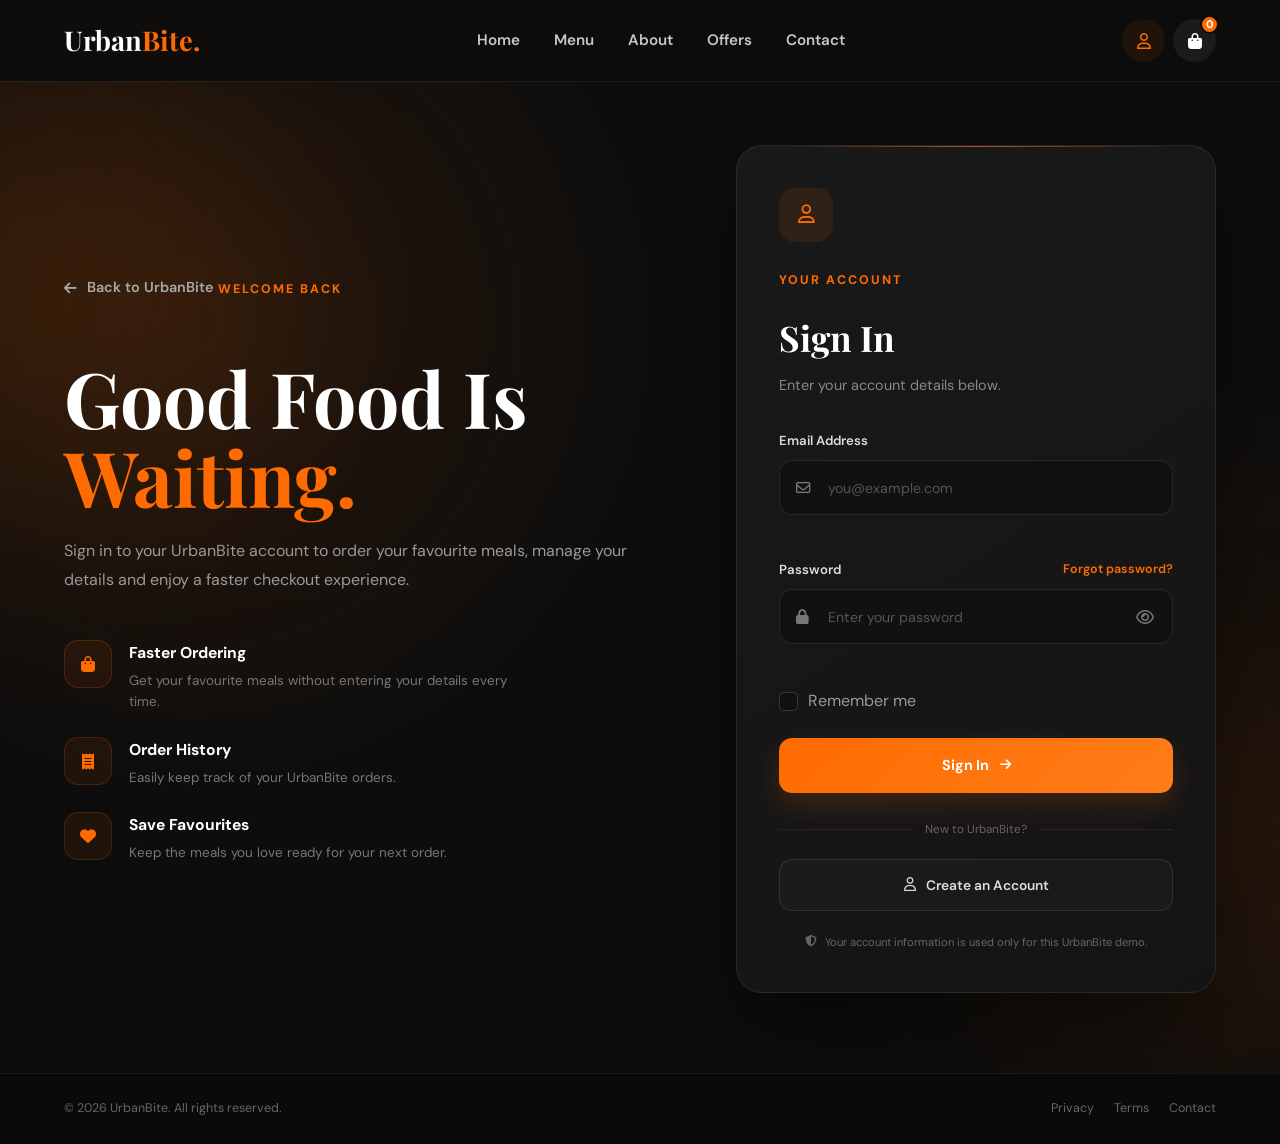
<file: account.html>
<!DOCTYPE html>
<html lang="en">

<head>
    <meta charset="UTF-8">
    <meta name="viewport" content="width=device-width, initial-scale=1.0">

    <title>My Account | UrbanBite</title>

    <!-- Google Fonts -->
    <link rel="preconnect" href="https://fonts.googleapis.com">
    <link rel="preconnect" href="https://fonts.gstatic.com" crossorigin>

    <link
        href="https://fonts.googleapis.com/css2?family=DM+Sans:wght@400;500;600;700&family=Playfair+Display:wght@600;700&display=swap"
        rel="stylesheet"
    >

    <!-- Font Awesome -->
    <link
        rel="stylesheet"
        href="https://cdnjs.cloudflare.com/ajax/libs/font-awesome/6.5.2/css/all.min.css"
    >

    <!-- Main CSS -->
    <link rel="stylesheet" href="style.css">

    <!-- Account CSS -->
    <link rel="stylesheet" href="account.css">
</head>


<body>

    <!-- ==================================================
         HEADER
    =================================================== -->

    <header class="header">

        <div class="container navbar">

            <a href="index.html" class="logo">
                Urban<span>Bite.</span>
            </a>


            <nav class="nav-menu" id="navMenu">

                <a href="index.html" class="nav-link">
                    Home
                </a>

                <a href="menu.html" class="nav-link">
                    Menu
                </a>

                <a href="index.html#about" class="nav-link">
                    About
                </a>

                <a href="index.html#offers" class="nav-link">
                    Offers
                </a>

                <a href="index.html#contact" class="nav-link">
                    Contact
                </a>

            </nav>


            <div class="nav-actions">

                <a
                    href="account.html"
                    class="nav-icon account-active"
                    aria-label="My Account"
                >
                    <i class="fa-solid fa-user"></i>
                </a>


                <a
                    href="cart.html"
                    class="cart-btn"
                    aria-label="Shopping cart"
                >
                    <i class="fa-solid fa-bag-shopping"></i>

                    <span
                        class="cart-count"
                        id="cartCount"
                    >
                        0
                    </span>
                </a>


                <button
                    type="button"
                    class="menu-toggle"
                    id="menuToggle"
                    aria-label="Open navigation"
                >
                    <i class="fa-solid fa-bars"></i>
                </button>

            </div>

        </div>

    </header>



    <!-- ==================================================
         ACCOUNT HERO
    =================================================== -->

    <main class="account-page">

        <section class="account-hero">

            <div class="account-hero-glow"></div>

            <div class="container">

                <div class="account-breadcrumb">

                    <a href="index.html">
                        Home
                    </a>

                    <i class="fa-solid fa-chevron-right"></i>

                    <span>
                        My Account
                    </span>

                </div>


                <div class="account-hero-content">

                    <div>

                        <span class="section-label">
                            YOUR URBANBITE
                        </span>

                        <h1>
                            My
                            <span>Account.</span>
                        </h1>

                        <p>
                            Manage your profile, orders and
                            favourite UrbanBite meals.
                        </p>

                    </div>


                    <a
                        href="menu.html"
                        class="account-order-btn"
                    >
                        <i class="fa-solid fa-utensils"></i>

                        Order Food
                    </a>

                </div>

            </div>

        </section>



        <!-- ==================================================
             ACCOUNT CONTENT
        =================================================== -->

        <section class="account-section">

            <div class="container account-layout">


                <!-- ==================================================
                     SIDEBAR
                =================================================== -->

                <aside class="account-sidebar">


                    <!-- USER CARD -->

                    <div class="account-user-card">

                        <div class="account-avatar">

                            <span id="accountInitials">
                                UB
                            </span>

                        </div>


                        <div class="account-user-info">

                            <span>
                                Welcome back
                            </span>

                            <h2 id="accountUserName">
                                UrbanBite Customer
                            </h2>

                            <p id="accountUserEmail">
                                customer@email.com
                            </p>

                        </div>

                    </div>



                    <!-- NAVIGATION -->

                    <nav class="account-menu">

                        <button
                            type="button"
                            class="account-menu-item active"
                            data-account-tab="overview"
                        >
                            <i class="fa-solid fa-table-columns"></i>

                            <span>
                                Overview
                            </span>
                        </button>


                        <button
                            type="button"
                            class="account-menu-item"
                            data-account-tab="profile"
                        >
                            <i class="fa-regular fa-user"></i>

                            <span>
                                My Profile
                            </span>
                        </button>


                        <button
                            type="button"
                            class="account-menu-item"
                            data-account-tab="orders"
                        >
                            <i class="fa-solid fa-receipt"></i>

                            <span>
                                My Orders
                            </span>
                        </button>


                        <button
                            type="button"
                            class="account-menu-item"
                            data-account-tab="favorites"
                        >
                            <i class="fa-regular fa-heart"></i>

                            <span>
                                Favourites
                            </span>
                        </button>

                        <a                     
                            href="admin.html"
                            class="account-menu-item admin-menu-item"
                            id="adminPanelBtn"
                            style="display: none;"
                         >
                         <i class="fa-solid fa-user-shield"></i>

                         <span>               
                            Admin Panel
                         </span>
                         </a>


                        <div class="account-menu-divider"></div>


                        <button
                            type="button"
                            class="account-menu-item account-signout"
                            id="accountSignOutBtn"
                        >
                            <i class="fa-solid fa-arrow-right-from-bracket"></i>

                            <span>
                                Sign Out
                            </span>
                        </button>

                    </nav>

                </aside>



                <!-- ==================================================
                     MAIN CONTENT
                =================================================== -->

                <div class="account-content">


                    <!-- ==================================================
                         OVERVIEW
                    =================================================== -->

                    <section
                        class="account-panel active"
                        id="overviewPanel"
                        data-panel="overview"
                    >

                        <div class="account-panel-heading">

                            <div>

                                <span class="section-label">
                                    DASHBOARD
                                </span>

                                <h2>
                                    Welcome,
                                    <span id="overviewFirstName">
                                        Customer
                                    </span>
                                </h2>

                                <p>
                                    Here's what's happening with
                                    your UrbanBite account.
                                </p>

                            </div>

                        </div>



                        <!-- STATS -->

                        <div class="account-stats">


                            <div class="account-stat-card">

                                <div class="account-stat-icon">
                                    <i class="fa-solid fa-receipt"></i>
                                </div>

                                <div>

                                    <strong id="totalOrders">
                                        0
                                    </strong>

                                    <span>
                                        Total Orders
                                    </span>

                                </div>

                            </div>



                            <div class="account-stat-card">

                                <div class="account-stat-icon">
                                    <i class="fa-solid fa-heart"></i>
                                </div>

                                <div>

                                    <strong id="totalFavorites">
                                        0
                                    </strong>

                                    <span>
                                        Favourites
                                    </span>

                                </div>

                            </div>



                            <div class="account-stat-card">

                                <div class="account-stat-icon">
                                    <i class="fa-solid fa-bag-shopping"></i>
                                </div>

                                <div>

                                    <strong id="accountCartItems">
                                        0
                                    </strong>

                                    <span>
                                        Cart Items
                                    </span>

                                </div>

                            </div>

                        </div>



                        <!-- QUICK ACTIONS -->

                        <div class="account-card">

                            <div class="account-card-heading">

                                <div>

                                    <h3>
                                        Quick Actions
                                    </h3>

                                    <p>
                                        Everything you need,
                                        just one click away.
                                    </p>

                                </div>

                            </div>


                            <div class="quick-actions">


                                <a
                                    href="menu.html"
                                    class="quick-action"
                                >

                                    <div class="quick-action-icon">
                                        <i class="fa-solid fa-utensils"></i>
                                    </div>

                                    <div>
                                        <strong>
                                            Browse Menu
                                        </strong>

                                        <span>
                                            Find your next meal
                                        </span>
                                    </div>

                                    <i class="fa-solid fa-arrow-right"></i>

                                </a>



                                <button
                                    type="button"
                                    class="quick-action"
                                    data-open-tab="orders"
                                >

                                    <div class="quick-action-icon">
                                        <i class="fa-solid fa-receipt"></i>
                                    </div>

                                    <div>
                                        <strong>
                                            My Orders
                                        </strong>

                                        <span>
                                            View recent orders
                                        </span>
                                    </div>

                                    <i class="fa-solid fa-arrow-right"></i>

                                </button>



                                <button
                                    type="button"
                                    class="quick-action"
                                    data-open-tab="favorites"
                                >

                                    <div class="quick-action-icon">
                                        <i class="fa-solid fa-heart"></i>
                                    </div>

                                    <div>
                                        <strong>
                                            Favourites
                                        </strong>

                                        <span>
                                            View saved meals
                                        </span>
                                    </div>

                                    <i class="fa-solid fa-arrow-right"></i>

                                </button>


                            </div>

                        </div>



                        <!-- RECENT ORDER -->

                        <div class="account-card">

                            <div class="account-card-heading">

                                <div>

                                    <h3>
                                        Recent Order
                                    </h3>

                                    <p>
                                        Your latest UrbanBite order.
                                    </p>

                                </div>


                                <button
                                    type="button"
                                    class="account-text-btn"
                                    data-open-tab="orders"
                                >
                                    View Orders

                                    <i class="fa-solid fa-arrow-right"></i>
                                </button>

                            </div>


                            <div
                                class="recent-order-container"
                                id="recentOrderContainer"
                            >
                                <!-- Added by account.js -->
                            </div>

                        </div>

                    </section>



                    <!-- ==================================================
                         PROFILE
                    =================================================== -->

                    <section
                        class="account-panel"
                        id="profilePanel"
                        data-panel="profile"
                    >

                        <div class="account-panel-heading">

                            <div>

                                <span class="section-label">
                                    PERSONAL DETAILS
                                </span>

                                <h2>
                                    My Profile
                                </h2>

                                <p>
                                    Update your UrbanBite
                                    account information.
                                </p>

                            </div>

                        </div>


                        <div class="account-card">

                            <form
                                class="profile-form"
                                id="profileForm"
                            >


                                <div class="profile-form-grid">


                                    <!-- FIRST NAME -->

                                    <div class="profile-form-group">

                                        <label for="profileFirstName">
                                            First Name
                                        </label>

                                        <div class="profile-input">

                                            <i class="fa-regular fa-user"></i>

                                            <input
                                                type="text"
                                                id="profileFirstName"
                                                required
                                            >

                                        </div>

                                    </div>



                                    <!-- LAST NAME -->

                                    <div class="profile-form-group">

                                        <label for="profileLastName">
                                            Last Name
                                        </label>

                                        <div class="profile-input">

                                            <i class="fa-regular fa-user"></i>

                                            <input
                                                type="text"
                                                id="profileLastName"
                                                required
                                            >

                                        </div>

                                    </div>



                                    <!-- EMAIL -->

                                    <div class="profile-form-group">

                                        <label for="profileEmail">
                                            Email Address
                                        </label>

                                        <div class="profile-input">

                                            <i class="fa-regular fa-envelope"></i>

                                            <input
                                                type="email"
                                                id="profileEmail"
                                                required
                                            >

                                        </div>

                                    </div>



                                    <!-- PHONE -->

                                    <div class="profile-form-group">

                                        <label for="profilePhone">
                                            Phone Number
                                        </label>

                                        <div class="profile-input">

                                            <i class="fa-solid fa-phone"></i>

                                            <input
                                                type="tel"
                                                id="profilePhone"
                                            >

                                        </div>

                                    </div>

                                </div>


                                <div
                                    class="profile-message"
                                    id="profileMessage"
                                    hidden
                                ></div>


                                <button
                                    type="submit"
                                    class="save-profile-btn"
                                >
                                    <i class="fa-regular fa-floppy-disk"></i>

                                    Save Changes
                                </button>

                            </form>

                        </div>

                    </section>



                    <!-- ==================================================
                         ORDERS
                    =================================================== -->

                    <section
                        class="account-panel"
                        id="ordersPanel"
                        data-panel="orders"
                    >

                        <div class="account-panel-heading">

                            <div>

                                <span class="section-label">
                                    ORDER HISTORY
                                </span>

                                <h2>
                                    My Orders
                                </h2>

                                <p>
                                    View your UrbanBite
                                    order history.
                                </p>

                            </div>

                        </div>


                        <div
                            class="orders-list"
                            id="ordersList"
                        >
                            <!-- Generated with JS -->
                        </div>

                    </section>



                    <!-- ==================================================
                         FAVORITES
                    =================================================== -->

                    <section
                        class="account-panel"
                        id="favoritesPanel"
                        data-panel="favorites"
                    >

                        <div class="account-panel-heading">

                            <div>

                                <span class="section-label">
                                    SAVED MEALS
                                </span>

                                <h2>
                                    My Favourites
                                </h2>

                                <p>
                                    Meals you've saved
                                    for later.
                                </p>

                            </div>

                        </div>


                        <div
                            class="account-favorites"
                            id="accountFavorites"
                        >
                            <!-- Generated with JS -->
                        </div>

                    </section>


                </div>

            </div>

        </section>

    </main>



    <!-- ==================================================
         SIGN OUT MODAL
    =================================================== -->

    <div
        class="account-modal"
        id="signOutModal"
        aria-hidden="true"
    >

        <div class="account-modal-overlay"></div>


        <div class="account-modal-content">

            <div class="account-modal-icon">
                <i class="fa-solid fa-arrow-right-from-bracket"></i>
            </div>


            <h2>
                Sign Out?
            </h2>


            <p>
                Are you sure you want to sign out
                of your UrbanBite account?
            </p>


            <div class="account-modal-actions">

                <button
                    type="button"
                    class="modal-cancel-btn"
                    id="cancelSignOutBtn"
                >
                    Cancel
                </button>


                <button
                    type="button"
                    class="modal-signout-btn"
                    id="confirmSignOutBtn"
                >
                    <i class="fa-solid fa-arrow-right-from-bracket"></i>

                    Sign Out
                </button>

            </div>

        </div>

    </div>



    <!-- ==================================================
         FOOTER
    =================================================== -->

    <footer class="footer">

        <div class="container">

            <div class="footer-bottom">

                <p>
                    &copy; 2026 UrbanBite.
                    All rights reserved.
                </p>

            </div>

        </div>

    </footer>



    <!-- ==================================================
         JAVASCRIPT
    =================================================== -->

    <script src="account.js"></script>

</body>

</html>
</file>
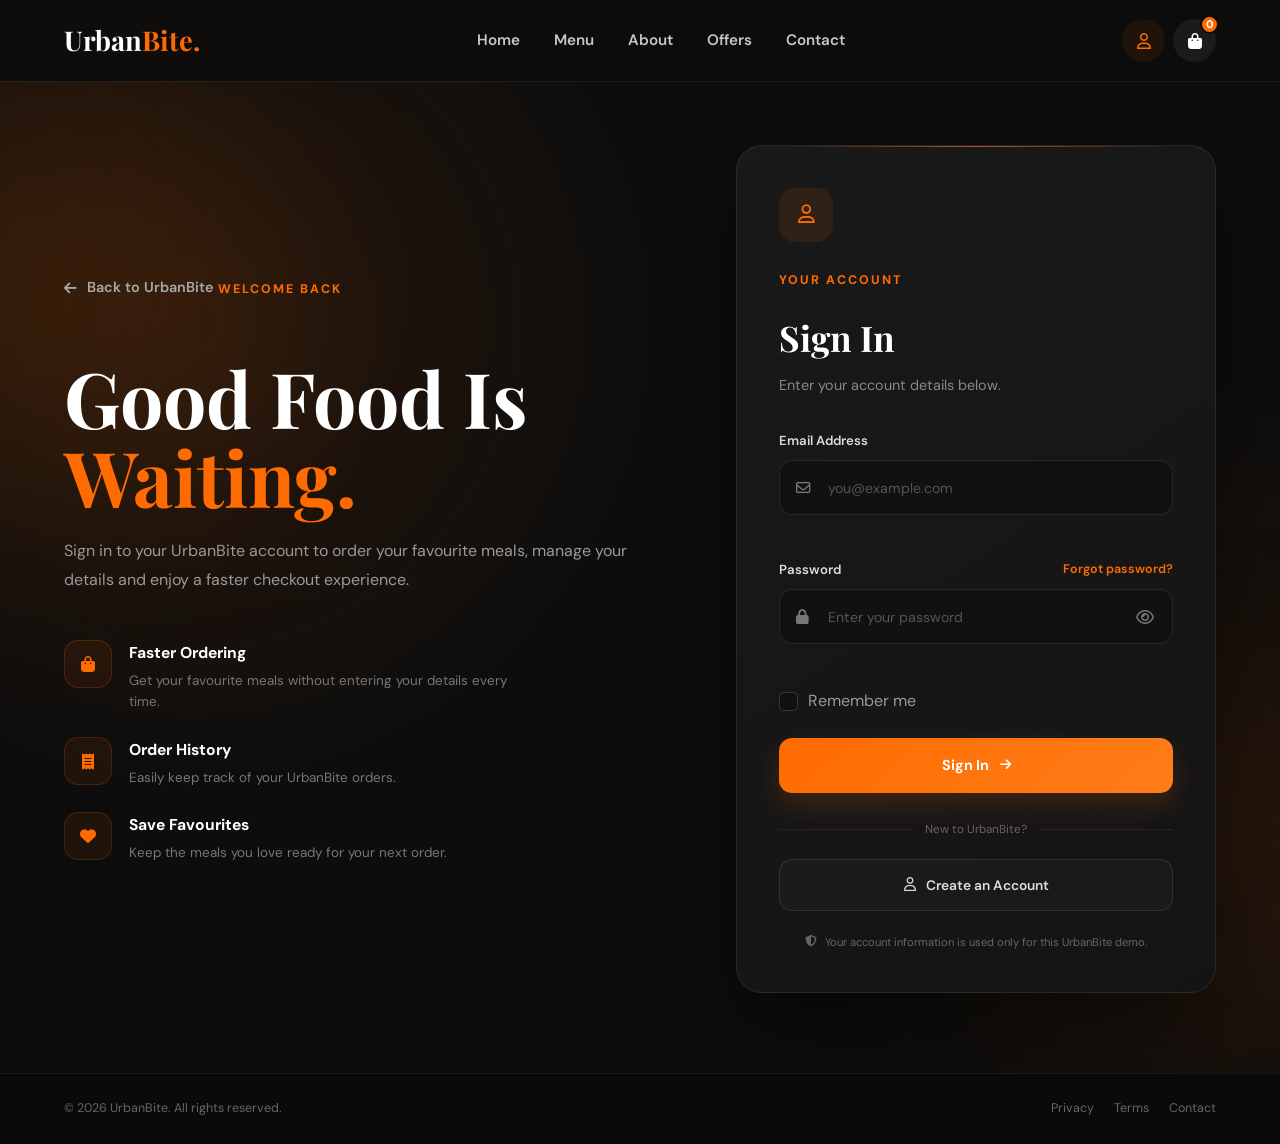
<file: admin-orders.html>
<!DOCTYPE html>
<html lang="en">

<head>

    <meta charset="UTF-8">

    <meta
        name="viewport"
        content="width=device-width, initial-scale=1.0"
    >

    <title>Orders | UrbanBite Admin</title>

    <!-- Font Awesome -->
    <link
        rel="stylesheet"
        href="https://cdnjs.cloudflare.com/ajax/libs/font-awesome/6.5.2/css/all.min.css"
    >

    <!-- Admin CSS -->
    <link rel="stylesheet" href="admin.css">

</head>

<body>


<div class="admin-layout">


    <!-- ==========================================
         SIDEBAR
    =========================================== -->

    <aside class="sidebar">

        <a
            href="admin.html"
            class="admin-logo"
        >
            Urban<span>Bite.</span>
        </a>


        <p class="sidebar-label">
            ADMIN PANEL
        </p>


        <nav class="admin-nav">

            <a href="admin.html">

                <i class="fa-solid fa-chart-line"></i>

                Dashboard

            </a>


            <a href="admin-products.html">

                <i class="fa-solid fa-burger"></i>

                Products

            </a>


            <a
                href="admin-orders.html"
                class="active"
            >

                <i class="fa-solid fa-receipt"></i>

                Orders

            </a>


            <a href="admin-customers.html">

                <i class="fa-solid fa-users"></i>

                Customers

            </a>


            <a href="index.html">

                <i class="fa-solid fa-store"></i>

                View Store

            </a>

        </nav>

    </aside>



    <!-- ==========================================
         MAIN
    =========================================== -->

    <main class="admin-main">


        <!-- ======================================
             HEADER
        ======================================= -->

        <header class="admin-header">

            <div>

                <p>ADMIN</p>

                <h1>
                    Orders
                </h1>

            </div>


            <div class="admin-profile">

                <div class="admin-avatar">

                    <i class="fa-solid fa-user"></i>

                </div>


                <div>

                    <strong>
                        Administrator
                    </strong>

                    <span>
                        UrbanBite Admin
                    </span>

                </div>

            </div>

        </header>



        <!-- ======================================
             ORDER STATISTICS
        ======================================= -->

        <section class="dashboard-cards">


            <!-- TOTAL ORDERS -->

            <div class="dashboard-card">

                <div class="dashboard-icon">

                    <i class="fa-solid fa-receipt"></i>

                </div>


                <div>

                    <span>
                        Total Orders
                    </span>

                    <strong id="totalOrders">
                        0
                    </strong>

                </div>

            </div>



            <!-- PENDING -->

            <div class="dashboard-card">

                <div class="dashboard-icon">

                    <i class="fa-solid fa-clock"></i>

                </div>


                <div>

                    <span>
                        Pending
                    </span>

                    <strong id="pendingOrders">
                        0
                    </strong>

                </div>

            </div>



            <!-- COMPLETED -->

            <div class="dashboard-card">

                <div class="dashboard-icon">

                    <i class="fa-solid fa-circle-check"></i>

                </div>


                <div>

                    <span>
                        Completed
                    </span>

                    <strong id="completedOrders">
                        0
                    </strong>

                </div>

            </div>

        </section>



        <!-- ======================================
             ORDER MANAGEMENT
        ======================================= -->

        <section class="quick-section">


            <div class="section-heading">

                <div>

                    <span>
                        ORDER MANAGEMENT
                    </span>

                    <h2>
                        Customer Orders
                    </h2>

                </div>

            </div>



            <!-- ==================================
                 SEARCH / FILTER
            =================================== -->

            <div class="admin-order-tools">


                <div class="admin-order-search">

                    <i class="fa-solid fa-magnifying-glass"></i>

                    <input
                        type="search"
                        id="orderSearch"
                        placeholder="Search order, customer or email..."
                        autocomplete="off"
                    >

                </div>


                <select id="orderStatusFilter">

                    <option value="all">
                        All Orders
                    </option>

                    <option value="pending">
                        Pending
                    </option>

                    <option value="preparing">
                        Preparing
                    </option>

                    <option value="out-for-delivery">
                        Out for Delivery
                    </option>

                    <option value="completed">
                        Completed
                    </option>

                    <option value="cancelled">
                        Cancelled
                    </option>

                </select>

            </div>



            <!-- ==================================
                 ORDERS TABLE
            =================================== -->

            <div class="admin-orders-table-wrapper">

                <table class="admin-orders-table">

                    <thead>

                        <tr>

                            <th>
                                Order
                            </th>

                            <th>
                                Customer
                            </th>

                            <th>
                                Date
                            </th>

                            <th>
                                Items
                            </th>

                            <th>
                                Total
                            </th>

                            <th>
                                Status
                            </th>

                            <th>
                                Action
                            </th>

                        </tr>

                    </thead>


                    <tbody id="ordersTableBody">

                        <!--
                            Orders will be generated
                            by admin-orders.js
                        -->

                    </tbody>

                </table>


                <!-- EMPTY STATE -->

                <div
                    class="admin-empty-orders"
                    id="emptyOrders"
                    hidden
                >

                    <i class="fa-solid fa-receipt"></i>

                    <h3>
                        No Orders Yet
                    </h3>

                    <p>
                        Customer orders will appear here
                        after an order is placed.
                    </p>

                </div>

            </div>


        </section>


    </main>


</div>


<!-- ==========================================
     ORDER DETAILS MODAL
=========================================== -->

<div
    class="admin-order-modal"
    id="orderModal"
    aria-hidden="true"
>


    <div
        class="admin-order-modal-overlay"
        id="orderModalOverlay"
    ></div>


    <div class="admin-order-modal-content">


        <!-- MODAL HEADER -->

        <div class="admin-order-modal-header">

            <div>

                <span>
                    ORDER DETAILS
                </span>

                <h2 id="modalOrderNumber">
                    Order
                </h2>

            </div>


            <button
                type="button"
                id="closeOrderModal"
                aria-label="Close order"
            >

                <i class="fa-solid fa-xmark"></i>

            </button>

        </div>



        <!-- CUSTOMER -->

        <div class="admin-order-detail-section">

            <h3>
                Customer
            </h3>


            <div class="admin-order-customer">

                <div>

                    <span>Name</span>

                    <strong id="modalCustomerName">
                        -
                    </strong>

                </div>


                <div>

                    <span>Email</span>

                    <strong id="modalCustomerEmail">
                        -
                    </strong>

                </div>


                <div>

                    <span>Phone</span>

                    <strong id="modalCustomerPhone">
                        -
                    </strong>

                </div>

            </div>

        </div>



        <!-- DELIVERY -->

        <div class="admin-order-detail-section">

            <h3>
                Delivery Information
            </h3>

            <p id="modalDeliveryAddress">
                -
            </p>

        </div>



        <!-- ITEMS -->

        <div class="admin-order-detail-section">

            <h3>
                Order Items
            </h3>

            <div id="modalOrderItems">

                <!-- Generated with JS -->

            </div>

        </div>



        <!-- TOTAL -->

        <div class="admin-order-total">

            <span>
                Order Total
            </span>

            <strong id="modalOrderTotal">
                R0.00
            </strong>

        </div>



        <!-- STATUS -->

        <div class="admin-order-status-control">

            <label for="modalOrderStatus">
                Order Status
            </label>


            <select id="modalOrderStatus">

                <option value="pending">
                    Pending
                </option>

                <option value="preparing">
                    Preparing
                </option>

                <option value="out-for-delivery">
                    Out for Delivery
                </option>

                <option value="completed">
                    Completed
                </option>

                <option value="cancelled">
                    Cancelled
                </option>

            </select>


            <button
                type="button"
                id="saveOrderStatus"
            >

                <i class="fa-solid fa-floppy-disk"></i>

                Update Status

            </button>

        </div>


    </div>

</div>



<!-- ==========================================
     JAVASCRIPT
=========================================== -->

<script src="admin-orders.js"></script>


</body>

</html>
</file>
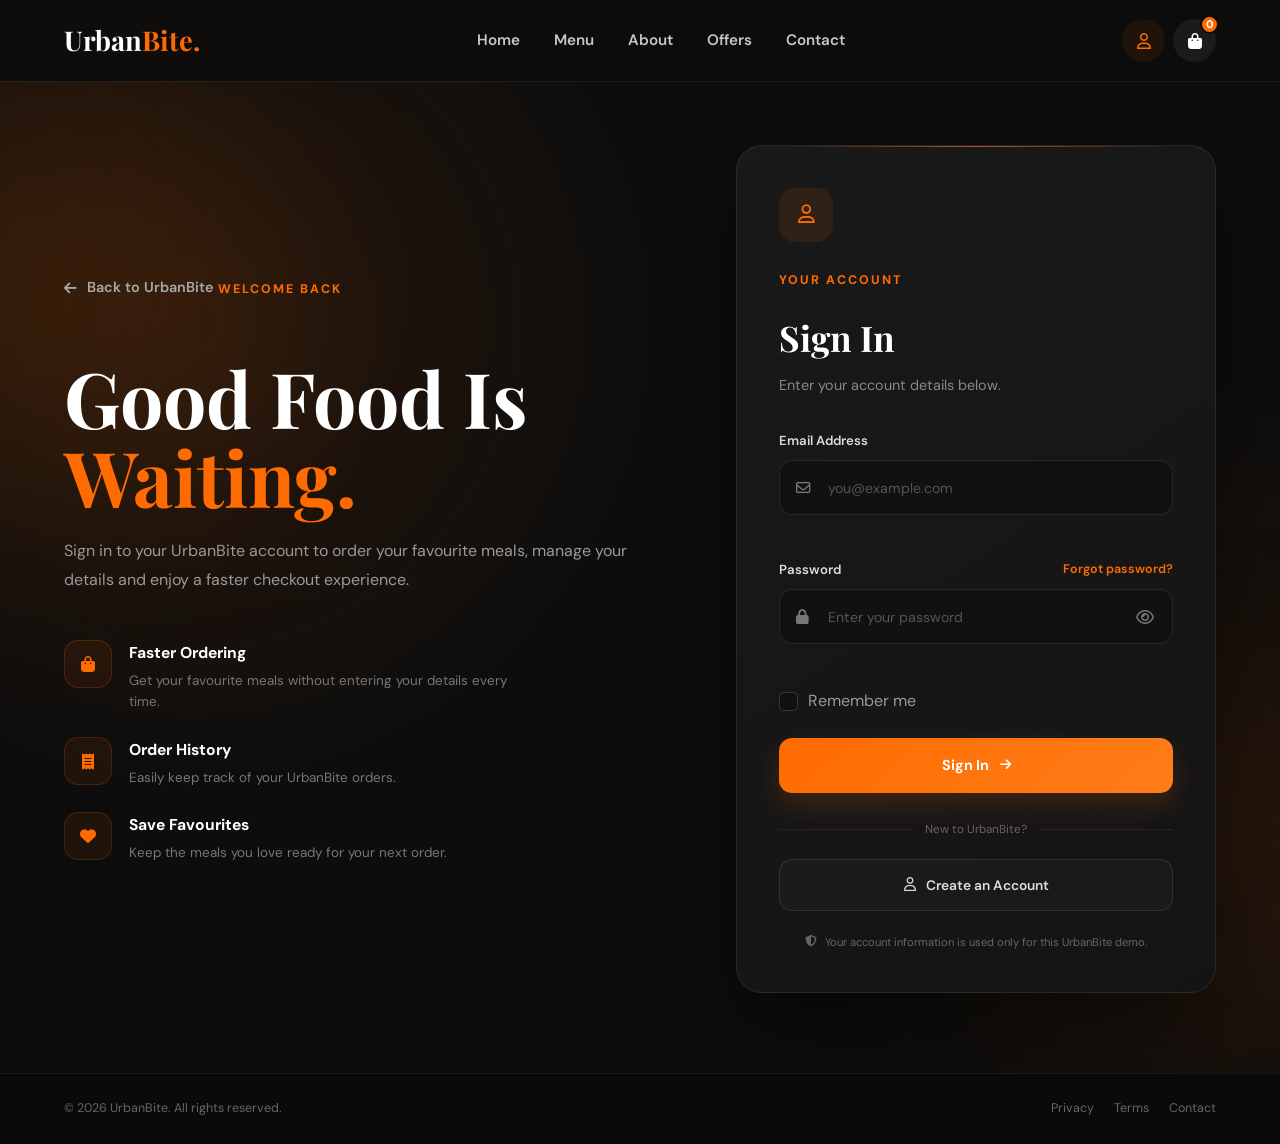
<file: admin-product-view.html>
<!DOCTYPE html>
<html lang="en">

<head>

    <meta charset="UTF-8">

    <meta
        name="viewport"
        content="width=device-width, initial-scale=1.0"
    >

    <title>View Product | UrbanBite Admin</title>

    <link
        rel="stylesheet"
        href="https://cdnjs.cloudflare.com/ajax/libs/font-awesome/6.5.2/css/all.min.css"
    >

    <link rel="stylesheet" href="admin.css">

</head>

<body>

<div class="admin-layout">


    <aside class="sidebar">

        <a
            href="admin.html"
            class="admin-logo"
        >
            Urban<span>Bite.</span>
        </a>


        <p class="sidebar-label">
            ADMIN PANEL
        </p>


        <nav class="admin-nav">

            <a href="admin.html">

                <i class="fa-solid fa-chart-line"></i>

                Dashboard

            </a>


            <a
                href="admin-products.html"
                class="active"
            >

                <i class="fa-solid fa-burger"></i>

                Products

            </a>


                <a href="admin-orders.html">

        <i class="fa-solid fa-receipt"></i>

        Orders

    </a>



            <a href="admin-customers.html">

        <i class="fa-solid fa-users"></i>

        Customers

    </a>

    <a href="index.html">

        <i class="fa-solid fa-store"></i>

        View Store

        </nav>

    </aside>


    <main class="admin-main">


        <header class="admin-header">

            <div>

                <a
                    href="admin-products.html"
                    class="back-link"
                >

                    <i class="fa-solid fa-arrow-left"></i>

                    Products

                </a>

                <h1>Product Details</h1>

            </div>

        </header>


        <section
            class="admin-product-detail"
            id="adminProductDetail"
        >

        </section>

    </main>

</div>


<script src="admin-product-view.js"></script>

</body>
</html>
</file>
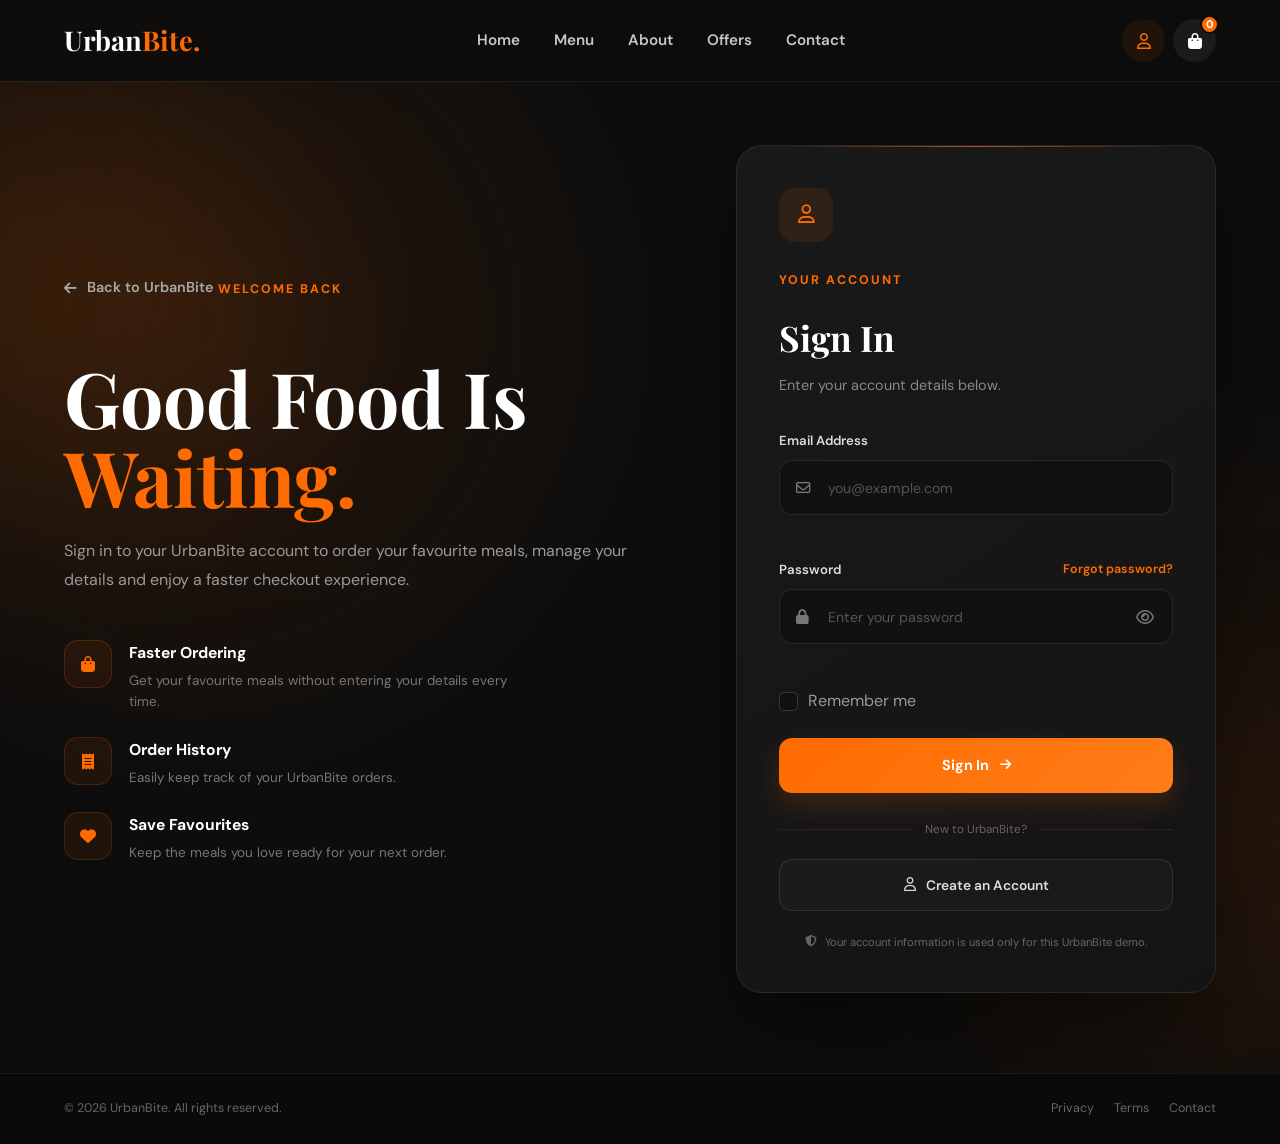
<file: admin-products.html>
<!DOCTYPE html>
<html lang="en">
<head>

    <meta charset="UTF-8">

    <meta
        name="viewport"
        content="width=device-width, initial-scale=1.0"
    >

    <title>Products | UrbanBite Admin</title>

    <link
        rel="stylesheet"
        href="https://cdnjs.cloudflare.com/ajax/libs/font-awesome/6.5.2/css/all.min.css"
    >

    <link rel="stylesheet" href="admin.css">

</head>

<body>

<div class="admin-layout">


    <aside class="sidebar">

        <a href="admin.html" class="admin-logo">
            Urban<span>Bite.</span>
        </a>

        <p class="sidebar-label">
            ADMIN PANEL
        </p>

        <nav class="admin-nav">

            <a href="admin.html">

                <i class="fa-solid fa-chart-line"></i>

                Dashboard

            </a>


            <a
                href="admin-products.html"
                class="active"
            >

                <i class="fa-solid fa-burger"></i>

                Products

            </a>


            <a href="#">

                <i class="fa-solid fa-receipt"></i>

                Orders

            </a>


            <a href="#">

                <i class="fa-solid fa-users"></i>

                Customers

            </a>


            <a href="index.html">

                <i class="fa-solid fa-store"></i>

                View Store

            </a>

        </nav>

    </aside>


    <main class="admin-main">


        <header class="admin-header">

            <div>

                <p>PRODUCT MANAGEMENT</p>

                <h1>Products</h1>

            </div>


            <button
                type="button"
                class="primary-btn"
                id="addProductBtn"
            >

                <i class="fa-solid fa-plus"></i>

                Add Product

            </button>

        </header>


        <!-- PRODUCT STATISTICS -->

        <section class="dashboard-cards">

            <div class="dashboard-card">

                <span>Total Products</span>

                <strong id="totalProducts">
                    0
                </strong>

            </div>


            <div class="dashboard-card">

                <span>Burgers</span>

                <strong id="burgerProducts">
                    0
                </strong>

            </div>


            <div class="dashboard-card">

                <span>Drinks</span>

                <strong id="drinkProducts">
                    0
                </strong>

            </div>


            <div class="dashboard-card">

                <span>Desserts</span>

                <strong id="dessertProducts">
                    0
                </strong>

            </div>

        </section>


        <!-- SEARCH -->

        <section class="product-toolbar">

            <div class="admin-search">

                <i class="fa-solid fa-magnifying-glass"></i>

                <input
                    type="search"
                    id="productSearch"
                    placeholder="Search products..."
                >

            </div>


            <select id="categoryFilter">

                <option value="all">
                    All Categories
                </option>

                <option value="burger">
                    Burgers
                </option>

                <option value="pizza">
                    Pizza
                </option>

                <option value="chicken">
                    Chicken
                </option>

                <option value="drinks">
                    Drinks
                </option>

                <option value="dessert">
                    Desserts
                </option>

            </select>

        </section>


        <!-- PRODUCTS TABLE -->

        <section class="admin-table-card">

            <div class="table-responsive">

                <table>

                    <thead>

                    <tr>

                        <th>Product</th>

                        <th>Category</th>

                        <th>Price</th>

                        <th>Rating</th>

                        <th>Actions</th>

                    </tr>

                    </thead>


                    <tbody id="productsTable">

                    </tbody>

                </table>

            </div>

        </section>

    </main>

</div>


<!-- ========================================
     ADD / EDIT PRODUCT
========================================= -->

<div
    class="admin-modal"
    id="productModal"
>

    <div class="modal-backdrop"></div>


    <div class="admin-modal-content">

        <div class="modal-header">

            <div>

                <span>PRODUCT</span>

                <h2 id="productModalTitle">
                    Add Product
                </h2>

            </div>


            <button
                type="button"
                class="modal-close"
                id="closeProductModal"
            >

                <i class="fa-solid fa-xmark"></i>

            </button>

        </div>


        <form id="productForm">


            <input
                type="hidden"
                id="productId"
            >


            <div class="form-group">

                <label for="productName">
                    Product Name
                </label>

                <input
                    type="text"
                    id="productName"
                    required
                >

            </div>


            <div class="form-group">

                <label for="productDescription">
                    Description
                </label>

                <textarea
                    id="productDescription"
                    rows="4"
                    required
                ></textarea>

            </div>


            <div class="form-grid">

                <div class="form-group">

                    <label for="productPrice">
                        Price
                    </label>

                    <input
                        type="number"
                        id="productPrice"
                        min="0"
                        step="0.01"
                        required
                    >

                </div>


                <div class="form-group">

                    <label for="productCategory">
                        Category
                    </label>

                    <select
                        id="productCategory"
                        required
                    >

                        <option value="">
                            Select category
                        </option>

                        <option value="burger">
                            Burger
                        </option>

                        <option value="pizza">
                            Pizza
                        </option>

                        <option value="chicken">
                            Chicken
                        </option>

                        <option value="drinks">
                            Drinks
                        </option>

                        <option value="dessert">
                            Dessert
                        </option>

                    </select>

                </div>

            </div>


            <div class="form-grid">

                <div class="form-group">

                    <label for="productImage">
                        Image
                    </label>

                    <input
                        type="text"
                        id="productImage"
                        placeholder="burger.jpg"
                        required
                    >

                </div>


                <div class="form-group">

                    <label for="productRating">
                        Rating
                    </label>

                    <input
                        type="number"
                        id="productRating"
                        min="0"
                        max="5"
                        step="0.1"
                        value="4.5"
                        required
                    >

                </div>

            </div>


            <button
                type="submit"
                class="primary-btn full-btn"
            >

                <i class="fa-solid fa-floppy-disk"></i>

                Save Product

            </button>

        </form>

    </div>

</div>


<!-- DELETE MODAL -->

<div
    class="admin-modal"
    id="deleteModal"
>

    <div class="modal-backdrop"></div>


    <div class="delete-modal-content">

        <div class="delete-modal-icon">

            <i class="fa-solid fa-trash"></i>

        </div>


        <h2>
            Delete Product?
        </h2>


        <p>
            Are you sure you want to delete
            <strong id="deleteProductName">
                this product
            </strong>?
        </p>


        <div class="modal-actions">

            <button
                type="button"
                class="secondary-btn"
                id="cancelDelete"
            >
                Cancel
            </button>


            <button
                type="button"
                class="danger-btn"
                id="confirmDelete"
            >
                Delete Product
            </button>

        </div>

    </div>

</div>


<script src="admin-products.js"></script>

</body>
</html>
</file>
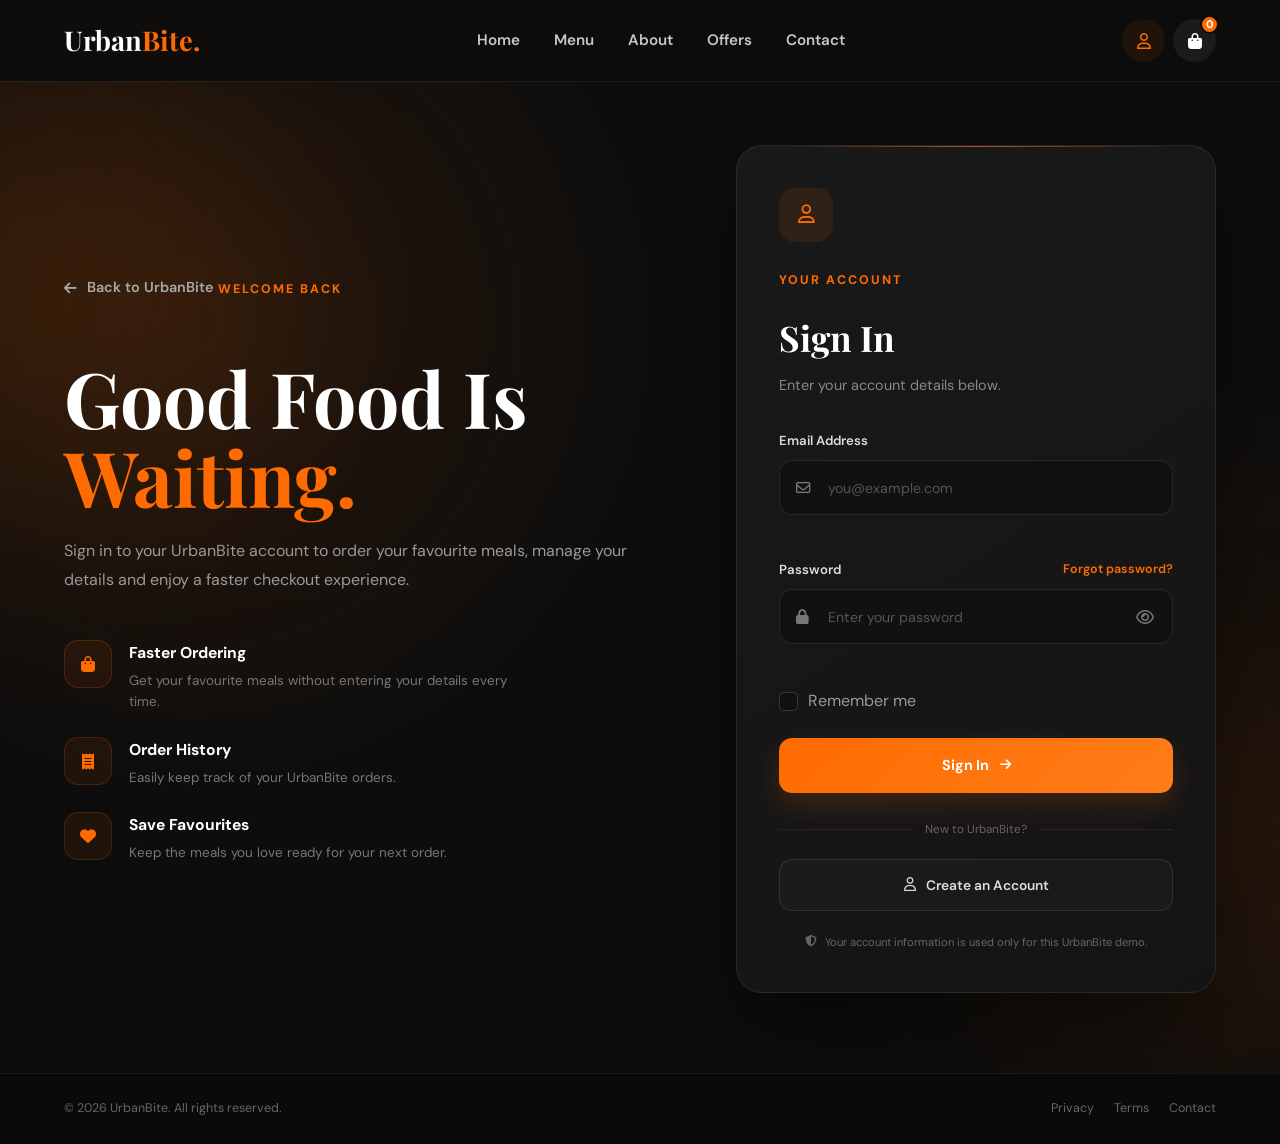
<file: admin.html>
<!DOCTYPE html>
<html lang="en">

<head>

    <meta charset="UTF-8">

    <meta
        name="viewport"
        content="width=device-width, initial-scale=1.0"
    >

    <title>Orders | UrbanBite Admin</title>

    <link
        rel="stylesheet"
        href="https://cdnjs.cloudflare.com/ajax/libs/font-awesome/6.5.2/css/all.min.css"
    >

    <link rel="stylesheet" href="admin.css">

</head>

<body>


<div class="admin-layout">


    <!-- ==========================================
         SIDEBAR
    =========================================== -->

    <aside class="sidebar">

        <a
            href="admin.html"
            class="admin-logo"
        >
            Urban<span>Bite.</span>
        </a>


        <p class="sidebar-label">
            ADMIN PANEL
        </p>


        <nav class="admin-nav">

            <a href="admin.html">

                <i class="fa-solid fa-chart-line"></i>

                Dashboard

            </a>


            <a href="admin-products.html">

                <i class="fa-solid fa-burger"></i>

                Products

            </a>


            <a
                href="admin-orders.html"
                class="active"
            >
                <i class="fa-solid fa-receipt"></i>
                    Orders
            </a>


            <a href="admin-customers.html">

                <i class="fa-solid fa-users"></i>

                Customers

            </a>


            <a href="index.html">

                <i class="fa-solid fa-store"></i>

                View Store

            </a>

        </nav>

    </aside>



    <!-- ==========================================
         MAIN
    =========================================== -->

    <main class="admin-main">


        <!-- HEADER -->

        <header class="admin-header">

            <div>

                <p>ADMIN</p>

                <h1>Orders</h1>

            </div>


            <div class="admin-profile">

                <div class="admin-avatar">

                    <i class="fa-solid fa-user"></i>

                </div>


                <div>

                    <strong>
                        Administrator
                    </strong>

                    <span>
                        UrbanBite Admin
                    </span>

                </div>

            </div>

        </header>



        <!-- ==========================================
             STATISTICS
        =========================================== -->

        <section class="dashboard-cards">


            <div class="dashboard-card">

                <div class="dashboard-icon">

                    <i class="fa-solid fa-receipt"></i>

                </div>

                <div>

                    <span>Total Orders</span>

                    <strong id="totalOrders">
                        0
                    </strong>

                </div>

            </div>



            <div class="dashboard-card">

                <div class="dashboard-icon">

                    <i class="fa-solid fa-clock"></i>

                </div>

                <div>

                    <span>Pending</span>

                    <strong id="pendingOrders">
                        0
                    </strong>

                </div>

            </div>



            <div class="dashboard-card">

                <div class="dashboard-icon">

                    <i class="fa-solid fa-circle-check"></i>

                </div>

                <div>

                    <span>Completed</span>

                    <strong id="completedOrders">
                        0
                    </strong>

                </div>

            </div>


        </section>



        <!-- ==========================================
             ORDERS
        =========================================== -->

        <section class="orders-section">


            <div class="section-heading">

                <div>

                    <span>
                        ORDER MANAGEMENT
                    </span>

                    <h2>
                        Customer Orders
                    </h2>

                </div>

            </div>



            <!-- SEARCH + FILTER -->

            <div class="admin-order-tools">


                <div class="admin-order-search">

                    <i class="fa-solid fa-magnifying-glass"></i>

                    <input
                        type="search"
                        id="orderSearch"
                        placeholder="Search order, customer or email..."
                        autocomplete="off"
                    >

                </div>



                <div class="admin-order-filter">

                    <i class="fa-solid fa-filter"></i>

                    <select id="orderStatusFilter">

                        <option value="all">
                            All Orders
                        </option>

                        <option value="pending">
                            Pending
                        </option>

                        <option value="preparing">
                            Preparing
                        </option>

                        <option value="out-for-delivery">
                            Out for Delivery
                        </option>

                        <option value="completed">
                            Completed
                        </option>

                        <option value="cancelled">
                            Cancelled
                        </option>

                    </select>

                </div>


            </div>



            <!-- ==========================================
                 TABLE
            =========================================== -->

            <div class="admin-orders-container">


                <div class="admin-orders-table-wrapper">

                    <table class="admin-orders-table">


                        <thead>

                            <tr>

                                <th>
                                    Order
                                </th>

                                <th>
                                    Customer
                                </th>

                                <th>
                                    Date
                                </th>

                                <th>
                                    Items
                                </th>

                                <th>
                                    Total
                                </th>

                                <th>
                                    Status
                                </th>

                                <th>
                                    Action
                                </th>

                            </tr>

                        </thead>



                        <tbody id="ordersTableBody">

                            <!-- Generated by admin-orders.js -->

                        </tbody>


                    </table>

                </div>



                <!-- EMPTY ORDERS -->

                <div
                    class="admin-empty-orders"
                    id="emptyOrders"
                    hidden
                >

                    <div class="admin-empty-icon">

                        <i class="fa-solid fa-receipt"></i>

                    </div>

                    <h3>
                        No Orders Yet
                    </h3>

                    <p>
                        Customer orders will appear here
                        when customers complete checkout.
                    </p>

                    <a href="index.html">

                        <i class="fa-solid fa-store"></i>

                        View Store

                    </a>

                </div>


            </div>


        </section>


    </main>


</div>



<!-- ==========================================
     ORDER DETAILS MODAL
=========================================== -->

<div
    class="admin-order-modal"
    id="orderModal"
    aria-hidden="true"
>


    <div
        class="admin-order-modal-overlay"
        id="orderModalOverlay"
    ></div>



    <div
        class="admin-order-modal-content"
        role="dialog"
        aria-modal="true"
        aria-labelledby="modalOrderNumber"
    >


        <!-- MODAL HEADER -->

        <div class="admin-order-modal-header">


            <div>

                <span>
                    ORDER DETAILS
                </span>

                <h2 id="modalOrderNumber">
                    Order
                </h2>

            </div>


            <button
                type="button"
                id="closeOrderModal"
                class="admin-order-close"
                aria-label="Close order details"
            >

                <i class="fa-solid fa-xmark"></i>

            </button>


        </div>



        <!-- CUSTOMER -->

        <div class="admin-order-detail-section">

            <div class="admin-order-detail-title">

                <i class="fa-solid fa-user"></i>

                <h3>
                    Customer Information
                </h3>

            </div>


            <div class="admin-order-customer">


                <div>

                    <span>
                        Customer
                    </span>

                    <strong id="modalCustomerName">
                        -
                    </strong>

                </div>


                <div>

                    <span>
                        Email
                    </span>

                    <strong id="modalCustomerEmail">
                        -
                    </strong>

                </div>


                <div>

                    <span>
                        Phone
                    </span>

                    <strong id="modalCustomerPhone">
                        -
                    </strong>

                </div>


            </div>

        </div>



        <!-- DELIVERY -->

        <div class="admin-order-detail-section">

            <div class="admin-order-detail-title">

                <i class="fa-solid fa-location-dot"></i>

                <h3>
                    Delivery Address
                </h3>

            </div>


            <p
                class="admin-delivery-address"
                id="modalDeliveryAddress"
            >
                -
            </p>

        </div>



        <!-- PRODUCTS -->

        <div class="admin-order-detail-section">

            <div class="admin-order-detail-title">

                <i class="fa-solid fa-bag-shopping"></i>

                <h3>
                    Order Items
                </h3>

            </div>


            <div
                class="admin-modal-items"
                id="modalOrderItems"
            >

                <!-- Generated by JS -->

            </div>

        </div>



        <!-- TOTAL -->

        <div class="admin-order-total">

            <div>

                <span>
                    Order Total
                </span>

                <small>
                    Including delivery and discounts
                </small>

            </div>


            <strong id="modalOrderTotal">
                R0.00
            </strong>

        </div>



        <!-- STATUS -->

        <div class="admin-order-status-control">

            <div>

                <label for="modalOrderStatus">
                    Order Status
                </label>

                <select id="modalOrderStatus">

                    <option value="pending">
                        Pending
                    </option>

                    <option value="preparing">
                        Preparing
                    </option>

                    <option value="out-for-delivery">
                        Out for Delivery
                    </option>

                    <option value="completed">
                        Completed
                    </option>

                    <option value="cancelled">
                        Cancelled
                    </option>

                </select>

            </div>


            <button
                type="button"
                id="saveOrderStatus"
            >

                <i class="fa-solid fa-floppy-disk"></i>

                Update Status

            </button>


        </div>


    </div>


</div>



<script src="admin-orders.js"></script>


</body>

</html>
</file>
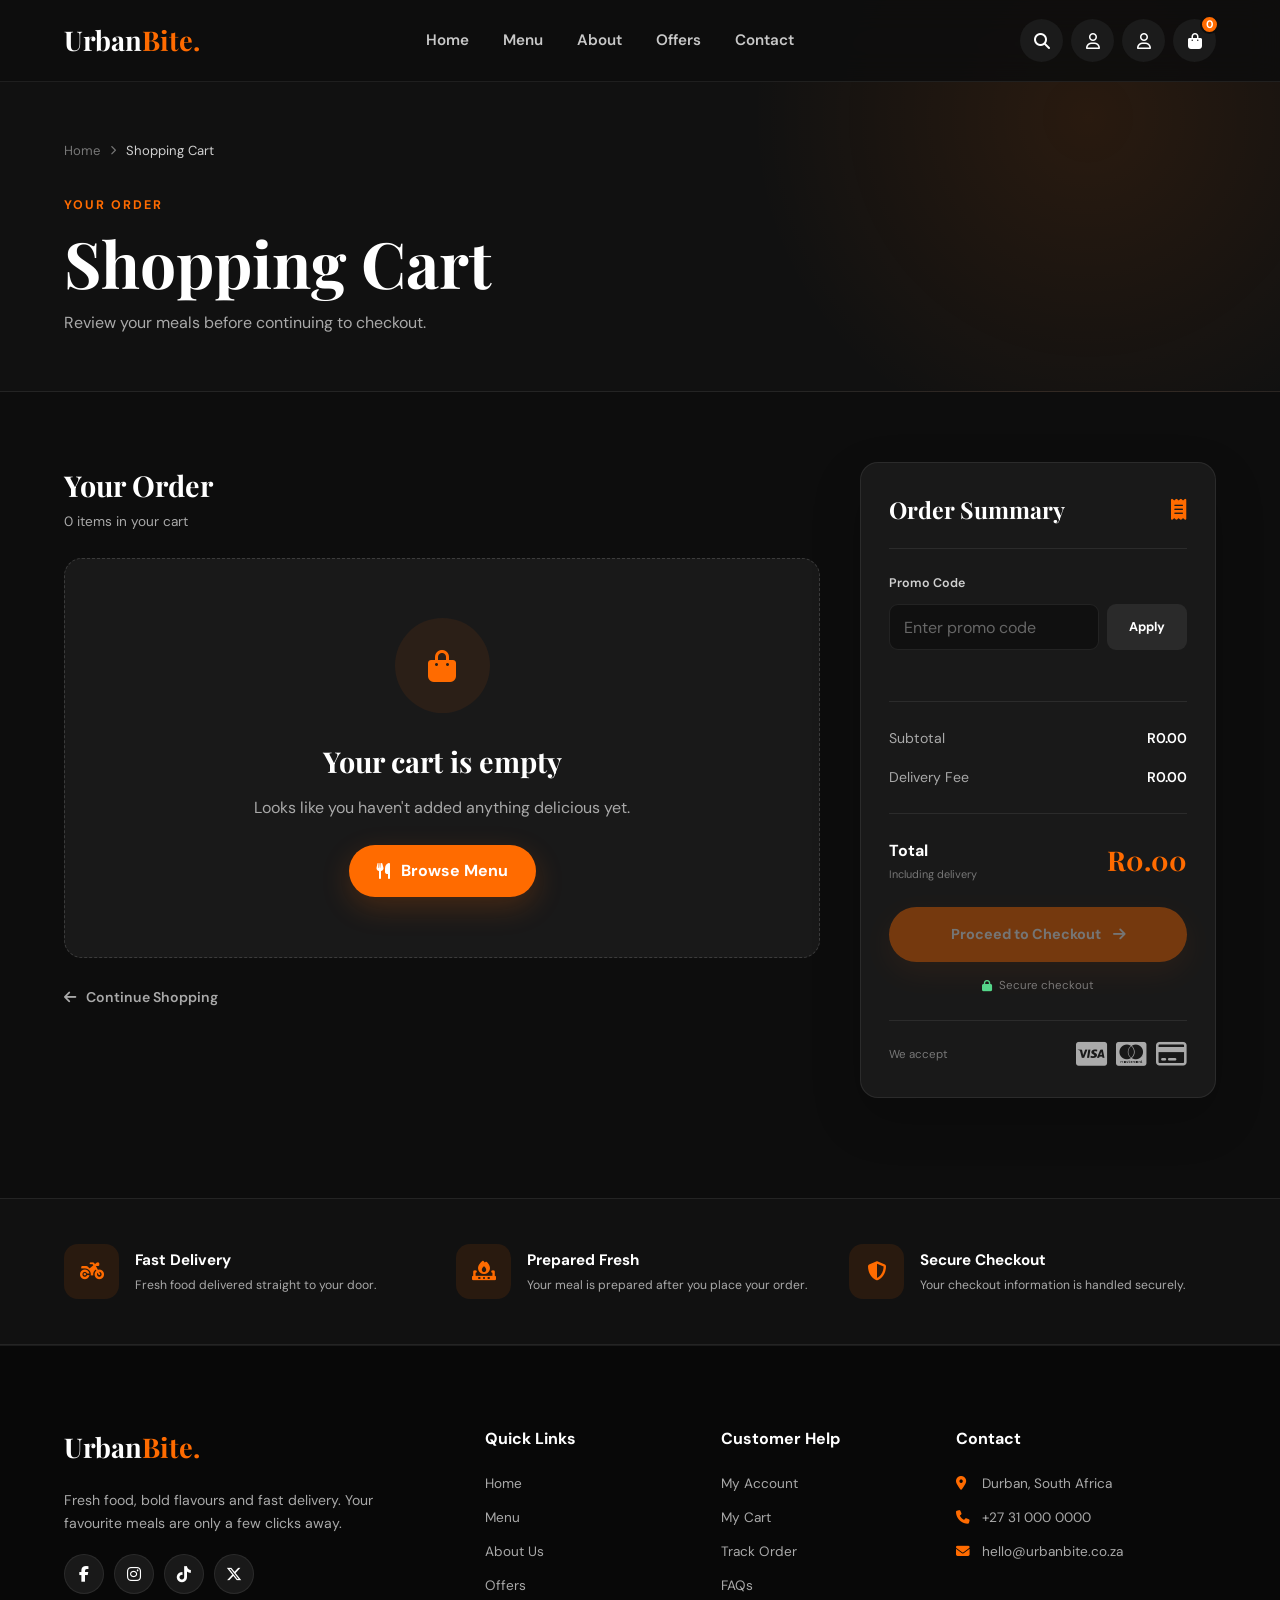
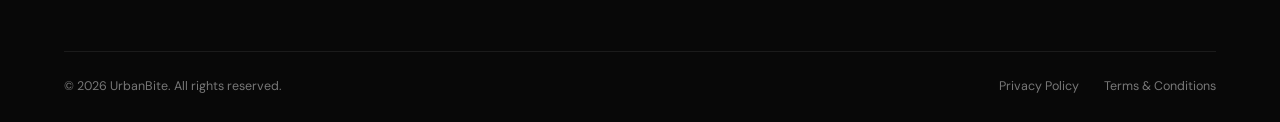
<file: cart.html>
<!DOCTYPE html>
<html lang="en">

<head>
    <meta charset="UTF-8">
    <meta name="viewport" content="width=device-width, initial-scale=1.0">

    <title>Your Cart | UrbanBite</title>

    <!-- Google Fonts -->
    <link rel="preconnect" href="https://fonts.googleapis.com">
    <link rel="preconnect" href="https://fonts.gstatic.com" crossorigin>

    <link
        href="https://fonts.googleapis.com/css2?family=DM+Sans:wght@400;500;600;700&family=Playfair+Display:wght@600;700&display=swap"
        rel="stylesheet"
    >

    <!-- Font Awesome -->
    <link
        rel="stylesheet"
        href="https://cdnjs.cloudflare.com/ajax/libs/font-awesome/6.5.2/css/all.min.css"
    >

    <!-- Main CSS -->
    <link rel="stylesheet" href="cart.css">
    <link rel="stylesheet" href="style.css">

</head>

<body>


    <!-- ==========================================
         HEADER
    =========================================== -->

    <header class="header">

        <div class="container navbar">

            <!-- Logo -->
            <a href="index.html" class="logo">
                Urban<span>Bite.</span>
            </a>


            <!-- Navigation -->
            <nav class="nav-menu" id="navMenu">

                <a href="index.html" class="nav-link">
                    Home
                </a>

                <a href="index.html#menu" class="nav-link">
                    Menu
                </a>

                <a href="index.html#about" class="nav-link">
                    About
                </a>

                <a href="index.html#offers" class="nav-link">
                    Offers
                </a>

                <a href="index.html#contact" class="nav-link">
                    Contact
                </a>

            </nav>


            <!-- Navigation Actions -->
            <div class="nav-actions">

                <a
                    href="index.html#menu"
                    class="nav-icon"
                    aria-label="Search food"
                >
                    <i class="fa-solid fa-magnifying-glass"></i>
                </a>


                <button
                    class="nav-icon"
                    aria-label="Account"
                >
                    <i class="fa-regular fa-user"></i>
                </button>

                <a
                     href="account.html"
                     class="nav-icon"
                     aria-label="My Account"
                    >
                     <i class="fa-regular fa-user"></i>
                </a>


                <a
                    href="cart.html"
                    class="cart-btn"
                    aria-label="Shopping cart"
                >

                    <i class="fa-solid fa-bag-shopping"></i>

                    <span
                        class="cart-count"
                        id="cartCount"
                    >
                        0
                    </span>

                </a>


                <button
                    class="menu-toggle"
                    id="menuToggle"
                    aria-label="Open menu"
                >
                    <i class="fa-solid fa-bars"></i>
                </button>

            </div>

        </div>

    </header>



    <!-- ==========================================
         CART PAGE
    =========================================== -->

    <main class="cart-page">


        <!-- ======================================
             PAGE HEADING
        ======================================= -->

        <section class="cart-hero">

            <div class="container">

                <!-- Breadcrumb -->
                <div class="breadcrumb">

                    <a href="index.html">
                        Home
                    </a>

                    <i class="fa-solid fa-chevron-right"></i>

                    <span>
                        Shopping Cart
                    </span>

                </div>


                <span class="section-label">
                    YOUR ORDER
                </span>


                <h1>
                    Shopping Cart
                </h1>


                <p>
                    Review your meals before continuing
                    to checkout.
                </p>

            </div>

        </section>



        <!-- ======================================
             CART CONTENT
        ======================================= -->

        <section class="cart-section">

            <div class="container cart-layout">


                <!-- ==================================
                     LEFT SIDE
                     CART PRODUCTS
                =================================== -->

                <div class="cart-products-wrapper">


                    <!-- Cart Header -->
                    <div class="cart-title-row">

                        <div>

                            <h2>
                                Your Order
                            </h2>

                            <p id="cartItemText">
                                0 items in your cart
                            </p>

                        </div>


                        <button
                            class="clear-cart-btn"
                            id="clearCartBtn"
                            type="button"
                        >
                            <i class="fa-regular fa-trash-can"></i>

                            Clear Cart
                        </button>

                    </div>



                    <!-- ==================================
                         CART PRODUCTS GENERATED BY JS
                    =================================== -->

                    <div
                        class="cart-items"
                        id="cartItems"
                    >

                        <!--
                            JavaScript will create products
                            here from localStorage.

                            Example:

                            <article class="cart-item">

                                <img src="images/classic-burger.jpg">

                                <div class="cart-item-info">

                                    <h3>
                                        Classic Beef Burger
                                    </h3>

                                    <p>
                                        R89.99
                                    </p>

                                </div>

                            </article>
                        -->

                    </div>



                    <!-- ==================================
                         EMPTY CART
                    =================================== -->

                    <div
                        class="empty-cart"
                        id="emptyCart"
                    >

                        <div class="empty-cart-icon">

                            <i class="fa-solid fa-bag-shopping"></i>

                        </div>


                        <h2>
                            Your cart is empty
                        </h2>


                        <p>
                            Looks like you haven't added
                            anything delicious yet.
                        </p>


                        <a
                            href="index.html#menu"
                            class="btn btn-primary"
                        >
                            <i class="fa-solid fa-utensils"></i>

                            Browse Menu
                        </a>

                    </div>



                    <!-- Continue Shopping -->
                    <a
                        href="index.html#menu"
                        class="continue-shopping"
                    >

                        <i class="fa-solid fa-arrow-left"></i>

                        Continue Shopping

                    </a>

                </div>



                <!-- ==================================
                     RIGHT SIDE
                     ORDER SUMMARY
                =================================== -->

                <aside class="order-summary">


                    <div class="summary-header">

                        <h2>
                            Order Summary
                        </h2>

                        <i class="fa-solid fa-receipt"></i>

                    </div>



                    <!-- Promo Code -->

                    <div class="promo-section">

                        <label for="promoInput">
                            Promo Code
                        </label>


                        <div class="promo-input">

                            <input
                                type="text"
                                id="promoInput"
                                placeholder="Enter promo code"
                                autocomplete="off"
                            >


                            <button
                                id="applyPromoBtn"
                                type="button"
                            >
                                Apply
                            </button>

                        </div>


                        <p
                            class="promo-message"
                            id="promoMessage"
                        ></p>

                    </div>



                    <!-- Summary Prices -->

                    <div class="summary-prices">


                        <!-- Subtotal -->

                        <div class="summary-row">

                            <span>
                                Subtotal
                            </span>

                            <strong id="subtotal">
                                R0.00
                            </strong>

                        </div>



                        <!-- Delivery -->

                        <div class="summary-row">

                            <span>
                                Delivery Fee
                            </span>

                            <strong id="deliveryFee">
                                R0.00
                            </strong>

                        </div>



                        <!-- Discount -->

                        <div
                            class="summary-row discount-row"
                            id="discountRow"
                        >

                            <span>
                                Discount
                            </span>

                            <strong id="discount">
                                -R0.00
                            </strong>

                        </div>

                    </div>



                    <!-- Divider -->

                    <div class="summary-divider"></div>



                    <!-- Total -->

                    <div class="summary-total">

                        <div>

                            <span>
                                Total
                            </span>

                            <small>
                                Including delivery
                            </small>

                        </div>


                        <strong id="total">
                            R0.00
                        </strong>

                    </div>



                    <!-- Checkout Button -->

                    <a
                        href="checkout.html"
                        class="checkout-btn"
                        id="checkoutBtn"
                    >

                        Proceed to Checkout

                        <i class="fa-solid fa-arrow-right"></i>

                    </a>



                    <!-- Secure Checkout -->

                    <div class="secure-checkout">

                        <i class="fa-solid fa-lock"></i>

                        <span>
                            Secure checkout
                        </span>

                    </div>



                    <!-- Payment Methods -->

                    <div class="payment-methods">

                        <span>
                            We accept
                        </span>


                        <div class="payment-icons">

                            <i class="fa-brands fa-cc-visa"></i>

                            <i class="fa-brands fa-cc-mastercard"></i>

                            <i class="fa-regular fa-credit-card"></i>

                        </div>

                    </div>


                </aside>

            </div>

        </section>



        <!-- ======================================
             DELIVERY BENEFITS
        ======================================= -->

        <section class="cart-benefits">

            <div class="container benefits-grid">


                <!-- Benefit 1 -->

                <div class="cart-benefit">

                    <div class="benefit-icon">

                        <i class="fa-solid fa-motorcycle"></i>

                    </div>


                    <div>

                        <h3>
                            Fast Delivery
                        </h3>

                        <p>
                            Fresh food delivered
                            straight to your door.
                        </p>

                    </div>

                </div>



                <!-- Benefit 2 -->

                <div class="cart-benefit">

                    <div class="benefit-icon">

                        <i class="fa-solid fa-fire-burner"></i>

                    </div>


                    <div>

                        <h3>
                            Prepared Fresh
                        </h3>

                        <p>
                            Your meal is prepared
                            after you place your order.
                        </p>

                    </div>

                </div>



                <!-- Benefit 3 -->

                <div class="cart-benefit">

                    <div class="benefit-icon">

                        <i class="fa-solid fa-shield-halved"></i>

                    </div>


                    <div>

                        <h3>
                            Secure Checkout
                        </h3>

                        <p>
                            Your checkout information
                            is handled securely.
                        </p>

                    </div>

                </div>


            </div>

        </section>

    </main>



    <!-- ==========================================
         FOOTER
    =========================================== -->

    <footer class="footer">

        <div class="container">


            <div class="footer-grid">


                <!-- Brand -->

                <div class="footer-brand">

                    <a
                        href="index.html"
                        class="logo"
                    >
                        Urban<span>Bite.</span>
                    </a>


                    <p>
                        Fresh food, bold flavours and fast
                        delivery. Your favourite meals are
                        only a few clicks away.
                    </p>


                    <div class="social-links">

                        <a
                            href="#"
                            aria-label="Facebook"
                        >
                            <i class="fa-brands fa-facebook-f"></i>
                        </a>


                        <a
                            href="#"
                            aria-label="Instagram"
                        >
                            <i class="fa-brands fa-instagram"></i>
                        </a>


                        <a
                            href="#"
                            aria-label="TikTok"
                        >
                            <i class="fa-brands fa-tiktok"></i>
                        </a>


                        <a
                            href="#"
                            aria-label="Twitter"
                        >
                            <i class="fa-brands fa-x-twitter"></i>
                        </a>

                    </div>

                </div>



                <!-- Quick Links -->

                <div class="footer-column">

                    <h4>
                        Quick Links
                    </h4>

                    <a href="index.html">
                        Home
                    </a>

                    <a href="index.html#menu">
                        Menu
                    </a>

                    <a href="index.html#about">
                        About Us
                    </a>

                    <a href="index.html#offers">
                        Offers
                    </a>

                </div>



                <!-- Customer Help -->

                <div class="footer-column">

                    <h4>
                        Customer Help
                    </h4>

                    <a href="#">
                        My Account
                    </a>

                    <a href="cart.html">
                        My Cart
                    </a>

                    <a href="#">
                        Track Order
                    </a>

                    <a href="#">
                        FAQs
                    </a>

                </div>



                <!-- Contact -->

                <div class="footer-column">

                    <h4>
                        Contact
                    </h4>


                    <p>

                        <i class="fa-solid fa-location-dot"></i>

                        Durban, South Africa

                    </p>


                    <p>

                        <i class="fa-solid fa-phone"></i>

                        +27 31 000 0000

                    </p>


                    <p>

                        <i class="fa-solid fa-envelope"></i>

                        hello@urbanbite.co.za

                    </p>

                </div>

            </div>



            <!-- Footer Bottom -->

            <div class="footer-bottom">

                <p>
                    &copy; 2026 UrbanBite.
                    All rights reserved.
                </p>


                <div>

                    <a href="#">
                        Privacy Policy
                    </a>

                    <a href="#">
                        Terms & Conditions
                    </a>

                </div>

            </div>

        </div>

    </footer>



    <!-- ==========================================
         CLEAR CART CONFIRMATION MODAL
    =========================================== -->

    <div
        class="cart-modal"
        id="clearCartModal"
    >

        <div class="cart-modal-content">


            <div class="modal-icon">

                <i class="fa-regular fa-trash-can"></i>

            </div>


            <h2>
                Clear your cart?
            </h2>


            <p>
                This will remove all meals
                currently in your shopping cart.
            </p>


            <div class="modal-buttons">


                <button
                    class="modal-cancel"
                    id="cancelClearBtn"
                    type="button"
                >
                    Cancel
                </button>


                <button
                    class="modal-confirm"
                    id="confirmClearBtn"
                    type="button"
                >
                    Clear Cart
                </button>


            </div>

        </div>

    </div>



    <!-- ==========================================
         JAVASCRIPT
    =========================================== -->

    <script src="cart.js"></script>

</body>

</html>
</file>
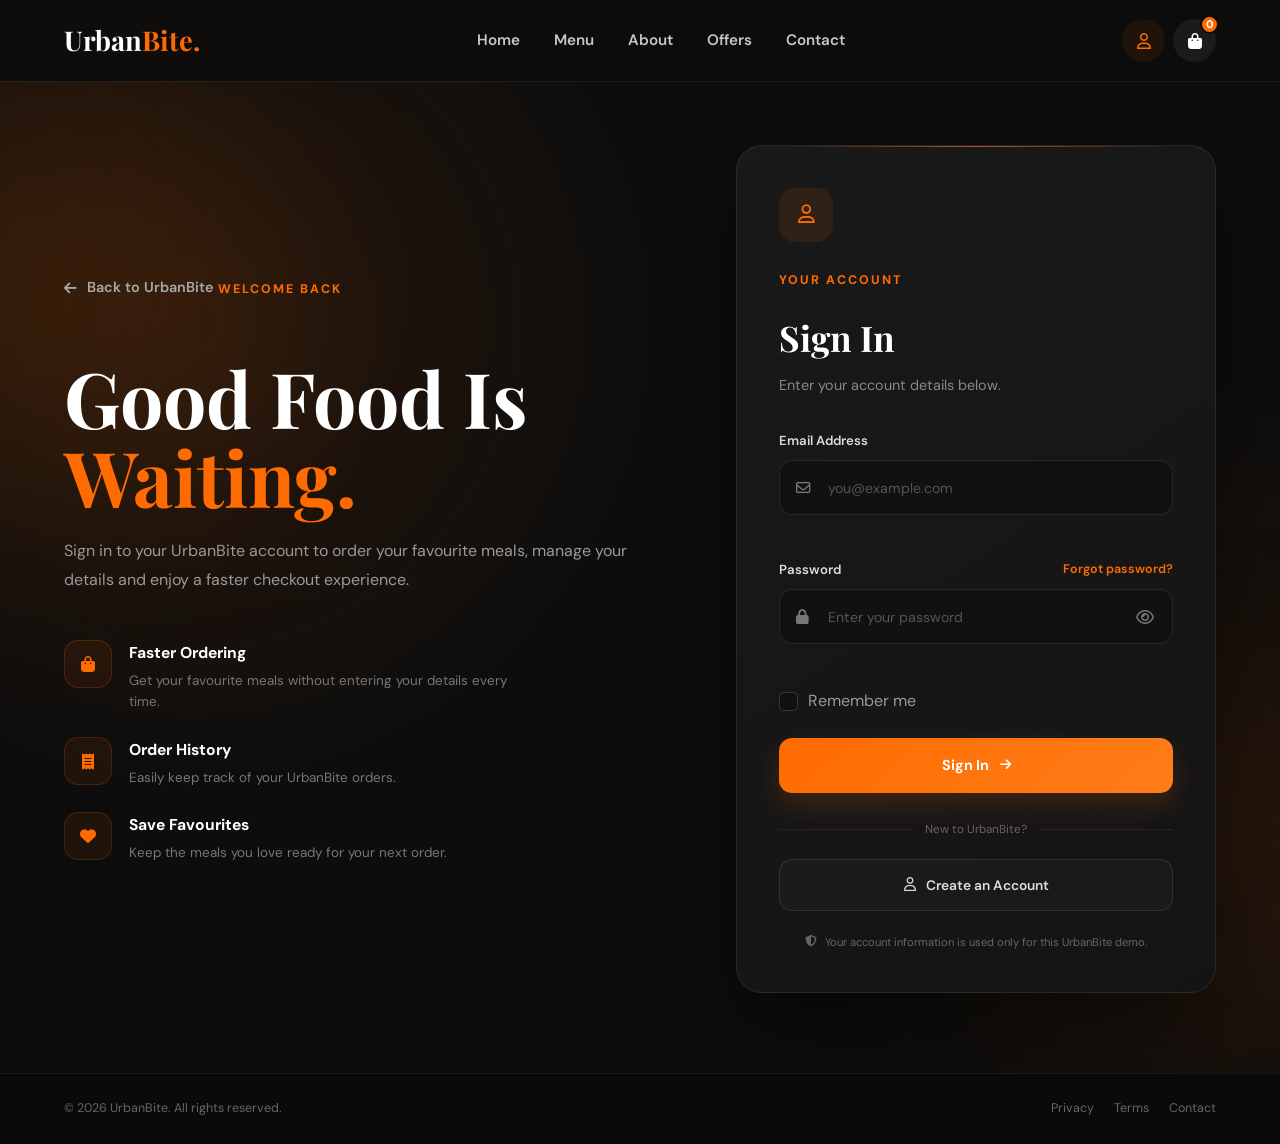
<file: checkout.html>
<!DOCTYPE html>
<html lang="en">

<head>
    <meta charset="UTF-8">
    <meta name="viewport" content="width=device-width, initial-scale=1.0">

    <title>Checkout | UrbanBite</title>

    <!-- Google Fonts -->
    <link rel="preconnect" href="https://fonts.googleapis.com">
    <link rel="preconnect" href="https://fonts.gstatic.com" crossorigin>

    <link
        href="https://fonts.googleapis.com/css2?family=DM+Sans:wght@400;500;600;700&family=Playfair+Display:wght@600;700&display=swap"
        rel="stylesheet"
    >

    <!-- Font Awesome -->
    <link
        rel="stylesheet"
        href="https://cdnjs.cloudflare.com/ajax/libs/font-awesome/6.5.2/css/all.min.css"
    >

    <!-- Main CSS -->
    <link rel="stylesheet" href="style.css">
    <link rel="stylesheet" href="checkout.css">
</head>

<body>

    <!-- ==========================================
         HEADER
    =========================================== -->

    <header class="header">

        <div class="container navbar">

            <a href="index.html" class="logo">
                Urban<span>Bite.</span>
            </a>

            <nav class="nav-menu" id="navMenu">

                <a href="index.html" class="nav-link">
                    Home
                </a>

                <a href="index.html#menu" class="nav-link">
                    Menu
                </a>

                <a href="index.html#about" class="nav-link">
                    About
                </a>

                <a href="index.html#offers" class="nav-link">
                    Offers
                </a>

                <a href="index.html#contact" class="nav-link">
                    Contact
                </a>

            </nav>

            <div class="nav-actions">

                <a
                    href="cart.html"
                    class="cart-btn"
                    aria-label="Shopping cart"
                >
                    <i class="fa-solid fa-bag-shopping"></i>

                    <span
                        class="cart-count"
                        id="cartCount"
                    >
                        0
                    </span>
                </a>

                <button
                    class="menu-toggle"
                    id="menuToggle"
                    aria-label="Open menu"
                    type="button"
                >
                    <i class="fa-solid fa-bars"></i>
                </button>

            </div>

        </div>

    </header>


    <!-- ==========================================
         CHECKOUT
    =========================================== -->

    <main class="checkout-page">

        <!-- Page heading -->

        <section class="checkout-hero">

            <div class="container">

                <div class="breadcrumb">

                    <a href="index.html">
                        Home
                    </a>

                    <i class="fa-solid fa-chevron-right"></i>

                    <a href="cart.html">
                        Cart
                    </a>

                    <i class="fa-solid fa-chevron-right"></i>

                    <span>
                        Checkout
                    </span>

                </div>

                <span class="section-label">
                    COMPLETE YOUR ORDER
                </span>

                <h1>
                    Checkout
                </h1>

                <p>
                    Enter your delivery details and choose
                    how you'd like to pay.
                </p>

            </div>

        </section>


        <!-- ==========================================
             CHECKOUT CONTENT
        =========================================== -->

        <section class="checkout-section">

            <div class="container checkout-layout">


                <!-- ==================================
                     LEFT SIDE
                =================================== -->

                <form
                    class="checkout-form"
                    id="checkoutForm"
                >

                    <!-- ==============================
                         CONTACT DETAILS
                    =============================== -->

                    <div class="checkout-card">

                        <div class="checkout-card-header">

                            <div class="checkout-number">
                                1
                            </div>

                            <div>
                                <h2>
                                    Contact Details
                                </h2>

                                <p>
                                    We'll use these details
                                    for your order.
                                </p>
                            </div>

                        </div>


                        <div class="form-grid">

                            <div class="form-group">

                                <label for="firstName">
                                    First Name
                                </label>

                                <div class="input-box">

                                    <i class="fa-regular fa-user"></i>

                                    <input
                                        type="text"
                                        id="firstName"
                                        name="firstName"
                                        placeholder="Your first name"
                                        required
                                    >

                                </div>

                            </div>


                            <div class="form-group">

                                <label for="lastName">
                                    Last Name
                                </label>

                                <div class="input-box">

                                    <i class="fa-regular fa-user"></i>

                                    <input
                                        type="text"
                                        id="lastName"
                                        name="lastName"
                                        placeholder="Your last name"
                                        required
                                    >

                                </div>

                            </div>


                            <div class="form-group">

                                <label for="email">
                                    Email Address
                                </label>

                                <div class="input-box">

                                    <i class="fa-regular fa-envelope"></i>

                                    <input
                                        type="email"
                                        id="email"
                                        name="email"
                                        placeholder="name@example.com"
                                        required
                                    >

                                </div>

                            </div>


                            <div class="form-group">

                                <label for="phone">
                                    Phone Number
                                </label>

                                <div class="input-box">

                                    <i class="fa-solid fa-phone"></i>

                                    <input
                                        type="tel"
                                        id="phone"
                                        name="phone"
                                        placeholder="e.g. 071 234 5678"
                                        required
                                    >

                                </div>

                            </div>

                        </div>

                    </div>


                    <!-- ==============================
                         DELIVERY ADDRESS
                    =============================== -->

                    <div class="checkout-card">

                        <div class="checkout-card-header">

                            <div class="checkout-number">
                                2
                            </div>

                            <div>
                                <h2>
                                    Delivery Address
                                </h2>

                                <p>
                                    Where should we deliver
                                    your food?
                                </p>
                            </div>

                        </div>


                        <div class="form-grid">

                            <div class="form-group full-width">

                                <label for="address">
                                    Street Address
                                </label>

                                <div class="input-box">

                                    <i class="fa-solid fa-location-dot"></i>

                                    <input
                                        type="text"
                                        id="address"
                                        name="address"
                                        placeholder="Street address"
                                        required
                                    >

                                </div>

                            </div>


                            <div class="form-group">

                                <label for="suburb">
                                    Suburb
                                </label>

                                <div class="input-box">

                                    <i class="fa-solid fa-map-pin"></i>

                                    <input
                                        type="text"
                                        id="suburb"
                                        name="suburb"
                                        placeholder="Your suburb"
                                        required
                                    >

                                </div>

                            </div>


                            <div class="form-group">

                                <label for="city">
                                    City
                                </label>

                                <div class="input-box">

                                    <i class="fa-solid fa-city"></i>

                                    <input
                                        type="text"
                                        id="city"
                                        name="city"
                                        placeholder="City"
                                        required
                                    >

                                </div>

                            </div>


                            <div class="form-group">

                                <label for="province">
                                    Province
                                </label>

                                <div class="input-box">

                                    <i class="fa-solid fa-map"></i>

                                    <select
                                        id="province"
                                        name="province"
                                        required
                                    >

                                        <option value="">
                                            Select province
                                        </option>

                                        <option value="KwaZulu-Natal">
                                            KwaZulu-Natal
                                        </option>

                                        <option value="Gauteng">
                                            Gauteng
                                        </option>

                                        <option value="Western Cape">
                                            Western Cape
                                        </option>

                                        <option value="Eastern Cape">
                                            Eastern Cape
                                        </option>

                                        <option value="Free State">
                                            Free State
                                        </option>

                                        <option value="Limpopo">
                                            Limpopo
                                        </option>

                                        <option value="Mpumalanga">
                                            Mpumalanga
                                        </option>

                                        <option value="North West">
                                            North West
                                        </option>

                                        <option value="Northern Cape">
                                            Northern Cape
                                        </option>

                                    </select>

                                </div>

                            </div>


                            <div class="form-group">

                                <label for="postalCode">
                                    Postal Code
                                </label>

                                <div class="input-box">

                                    <i class="fa-solid fa-location-crosshairs"></i>

                                    <input
                                        type="text"
                                        id="postalCode"
                                        name="postalCode"
                                        placeholder="Postal code"
                                        maxlength="4"
                                        required
                                    >

                                </div>

                            </div>


                            <div class="form-group full-width">

                                <label for="instructions">
                                    Delivery Instructions
                                    <span>(Optional)</span>
                                </label>

                                <textarea
                                    id="instructions"
                                    name="instructions"
                                    rows="4"
                                    placeholder="Gate number, apartment number, delivery instructions..."
                                ></textarea>

                            </div>

                        </div>

                    </div>


                    <!-- ==============================
                         DELIVERY METHOD
                    =============================== -->

                    <div class="checkout-card">

                        <div class="checkout-card-header">

                            <div class="checkout-number">
                                3
                            </div>

                            <div>
                                <h2>
                                    Delivery Method
                                </h2>

                                <p>
                                    Choose how quickly you'd
                                    like your food.
                                </p>
                            </div>

                        </div>


                        <div class="delivery-options">

                            <label class="delivery-option active">

                                <input
                                    type="radio"
                                    name="deliveryMethod"
                                    value="standard"
                                    checked
                                >

                                <div class="delivery-radio"></div>

                                <div class="delivery-option-icon">

                                    <i class="fa-solid fa-motorcycle"></i>

                                </div>

                                <div class="delivery-option-info">

                                    <strong>
                                        Standard Delivery
                                    </strong>

                                    <span>
                                        Estimated 25 - 35 minutes
                                    </span>

                                </div>

                                <strong class="delivery-price">
                                    R35
                                </strong>

                            </label>


                            <label class="delivery-option">

                                <input
                                    type="radio"
                                    name="deliveryMethod"
                                    value="pickup"
                                >

                                <div class="delivery-radio"></div>

                                <div class="delivery-option-icon">

                                    <i class="fa-solid fa-store"></i>

                                </div>

                                <div class="delivery-option-info">

                                    <strong>
                                        Restaurant Pickup
                                    </strong>

                                    <span>
                                        Ready in approximately 20 minutes
                                    </span>

                                </div>

                                <strong class="delivery-price free">
                                    FREE
                                </strong>

                            </label>

                        </div>

                    </div>


                    <!-- ==============================
                         PAYMENT METHOD
                    =============================== -->

                    <div class="checkout-card">

                        <div class="checkout-card-header">

                            <div class="checkout-number">
                                4
                            </div>

                            <div>
                                <h2>
                                    Payment Method
                                </h2>

                                <p>
                                    Choose your preferred
                                    payment option.
                                </p>
                            </div>

                        </div>


                        <div class="payment-options">


                            <!-- Card -->

                            <label class="payment-option active">

                                <input
                                    type="radio"
                                    name="paymentMethod"
                                    value="card"
                                    checked
                                >

                                <div class="payment-radio"></div>

                                <div class="payment-option-icon">

                                    <i class="fa-regular fa-credit-card"></i>

                                </div>

                                <div class="payment-option-info">

                                    <strong>
                                        Credit / Debit Card
                                    </strong>

                                    <span>
                                        Visa or Mastercard
                                    </span>

                                </div>

                                <div class="checkout-payment-icons">

                                    <i class="fa-brands fa-cc-visa"></i>

                                    <i class="fa-brands fa-cc-mastercard"></i>

                                </div>

                            </label>


                            <!-- Cash -->

                            <label class="payment-option">

                                <input
                                    type="radio"
                                    name="paymentMethod"
                                    value="cash"
                                >

                                <div class="payment-radio"></div>

                                <div class="payment-option-icon">

                                    <i class="fa-solid fa-money-bill-wave"></i>

                                </div>

                                <div class="payment-option-info">

                                    <strong>
                                        Cash on Delivery
                                    </strong>

                                    <span>
                                        Pay when your food arrives
                                    </span>

                                </div>

                            </label>

                        </div>


                        <!-- Card details -->

                        <div
                            class="card-details"
                            id="cardDetails"
                        >

                            <div class="form-grid">

                                <div class="form-group full-width">

                                    <label for="cardName">
                                        Name on Card
                                    </label>

                                    <div class="input-box">

                                        <i class="fa-regular fa-user"></i>

                                        <input
                                            type="text"
                                            id="cardName"
                                            name="cardName"
                                            placeholder="Name shown on card"
                                        >

                                    </div>

                                </div>


                                <div class="form-group full-width">

                                    <label for="cardNumber">
                                        Card Number
                                    </label>

                                    <div class="input-box">

                                        <i class="fa-regular fa-credit-card"></i>

                                        <input
                                            type="text"
                                            id="cardNumber"
                                            name="cardNumber"
                                            placeholder="1234 5678 9012 3456"
                                            maxlength="19"
                                            inputmode="numeric"
                                        >

                                    </div>

                                </div>


                                <div class="form-group">

                                    <label for="expiry">
                                        Expiry Date
                                    </label>

                                    <div class="input-box">

                                        <i class="fa-regular fa-calendar"></i>

                                        <input
                                            type="text"
                                            id="expiry"
                                            name="expiry"
                                            placeholder="MM/YY"
                                            maxlength="5"
                                            inputmode="numeric"
                                        >

                                    </div>

                                </div>


                                <div class="form-group">

                                    <label for="cvv">
                                        CVV
                                    </label>

                                    <div class="input-box">

                                        <i class="fa-solid fa-lock"></i>

                                        <input
                                            type="password"
                                            id="cvv"
                                            name="cvv"
                                            placeholder="123"
                                            maxlength="4"
                                            inputmode="numeric"
                                        >

                                    </div>

                                </div>

                            </div>

                            <div class="payment-security">

                                <i class="fa-solid fa-shield-halved"></i>

                                <span>
                                    This demo does not process or store
                                    real card payments.
                                </span>

                            </div>

                        </div>

                    </div>

                </form>


                <!-- ==================================
                     RIGHT SIDE - ORDER SUMMARY
                =================================== -->

                <aside class="checkout-summary">

                    <div class="checkout-summary-header">

                        <div>

                            <span class="section-label">
                                YOUR ORDER
                            </span>

                            <h2>
                                Order Summary
                            </h2>

                        </div>

                        <a href="cart.html">
                            Edit
                        </a>

                    </div>


                    <!-- Products generated by JS -->

                    <div
                        class="checkout-items"
                        id="checkoutItems"
                    ></div>


                    <!-- Prices -->

                    <div class="checkout-summary-prices">

                        <div class="checkout-summary-row">

                            <span>
                                Subtotal
                            </span>

                            <strong id="checkoutSubtotal">
                                R0.00
                            </strong>

                        </div>


                        <div class="checkout-summary-row">

                            <span>
                                Delivery
                            </span>

                            <strong id="checkoutDelivery">
                                R0.00
                            </strong>

                        </div>


                        <div
                            class="checkout-summary-row checkout-discount"
                            id="checkoutDiscountRow"
                        >

                            <span>
                                Discount
                            </span>

                            <strong id="checkoutDiscount">
                                -R0.00
                            </strong>

                        </div>

                    </div>


                    <div class="checkout-divider"></div>


                    <!-- Total -->

                    <div class="checkout-total">

                        <div>

                            <span>
                                Total
                            </span>

                            <small>
                                Amount to pay
                            </small>

                        </div>

                        <strong id="checkoutTotal">
                            R0.00
                        </strong>

                    </div>


                    <!-- Place order -->

                    <button
                        class="place-order-btn"
                        id="placeOrderBtn"
                        type="submit"
                        form="checkoutForm"
                    >

                        <span>
                            Place Order
                        </span>

                        <i class="fa-solid fa-arrow-right"></i>

                    </button>


                    <div class="checkout-secure">

                        <i class="fa-solid fa-lock"></i>

                        <span>
                            Secure checkout
                        </span>

                    </div>


                    <p class="checkout-terms">
                        By placing your order, you agree to
                        UrbanBite's Terms & Conditions and
                        Privacy Policy.
                    </p>

                </aside>

            </div>

        </section>

    </main>


    <!-- ==========================================
         ORDER SUCCESS MODAL
    =========================================== -->

    <div
        class="order-success-modal"
        id="orderSuccessModal"
    >

        <div class="order-success-content">

            <div class="success-animation">

                <i class="fa-solid fa-check"></i>

            </div>

            <span class="section-label">
                ORDER CONFIRMED
            </span>

            <h2>
                Your food is on the way!
            </h2>

            <p>
                Thanks for ordering from UrbanBite.
                We've received your order and will
                start preparing it shortly.
            </p>


            <div class="order-number-box">

                <span>
                    Order Number
                </span>

                <strong id="orderNumber">
                    #UB000000
                </strong>

            </div>


            <div class="success-delivery-info">

                <i class="fa-solid fa-motorcycle"></i>

                <div>

                    <span>
                        Estimated Delivery
                    </span>

                    <strong>
                        25 - 35 minutes
                    </strong>

                </div>

            </div>


            <a
                href="index.html"
                class="btn btn-primary"
                id="backHomeBtn"
            >
                Back to Home

                <i class="fa-solid fa-arrow-right"></i>
            </a>

        </div>

    </div>


    <!-- ==========================================
         FOOTER
    =========================================== -->

    <footer class="footer">

        <div class="container">

            <div class="footer-grid">

                <div class="footer-brand">

                    <a
                        href="index.html"
                        class="logo"
                    >
                        Urban<span>Bite.</span>
                    </a>

                    <p>
                        Fresh food, bold flavours and fast
                        delivery. Your favourite meals are
                        only a few clicks away.
                    </p>

                    <div class="social-links">

                        <a href="#" aria-label="Facebook">
                            <i class="fa-brands fa-facebook-f"></i>
                        </a>

                        <a href="#" aria-label="Instagram">
                            <i class="fa-brands fa-instagram"></i>
                        </a>

                        <a href="#" aria-label="TikTok">
                            <i class="fa-brands fa-tiktok"></i>
                        </a>

                        <a href="#" aria-label="X">
                            <i class="fa-brands fa-x-twitter"></i>
                        </a>

                    </div>

                </div>


                <div class="footer-column">

                    <h4>
                        Quick Links
                    </h4>

                    <a href="index.html">
                        Home
                    </a>

                    <a href="index.html#menu">
                        Menu
                    </a>

                    <a href="index.html#about">
                        About Us
                    </a>

                    <a href="index.html#offers">
                        Offers
                    </a>

                </div>


                <div class="footer-column">

                    <h4>
                        Help
                    </h4>

                    <a href="cart.html">
                        My Cart
                    </a>

                    <a href="#">
                        Track Order
                    </a>

                    <a href="#">
                        FAQs
                    </a>

                </div>


                <div class="footer-column">

                    <h4>
                        Contact
                    </h4>

                    <p>
                        <i class="fa-solid fa-location-dot"></i>
                        Durban, South Africa
                    </p>

                    <p>
                        <i class="fa-solid fa-phone"></i>
                        +27 31 000 0000
                    </p>

                    <p>
                        <i class="fa-solid fa-envelope"></i>
                        hello@urbanbite.co.za
                    </p>

                </div>

            </div>


            <div class="footer-bottom">

                <p>
                    &copy; 2026 UrbanBite.
                    All rights reserved.
                </p>

                <div>

                    <a href="#">
                        Privacy Policy
                    </a>

                    <a href="#">
                        Terms & Conditions
                    </a>

                </div>

            </div>

        </div>

    </footer>


    <!-- Checkout JavaScript -->
    <script src="checkout.js"></script>


</body>
</html>
</file>
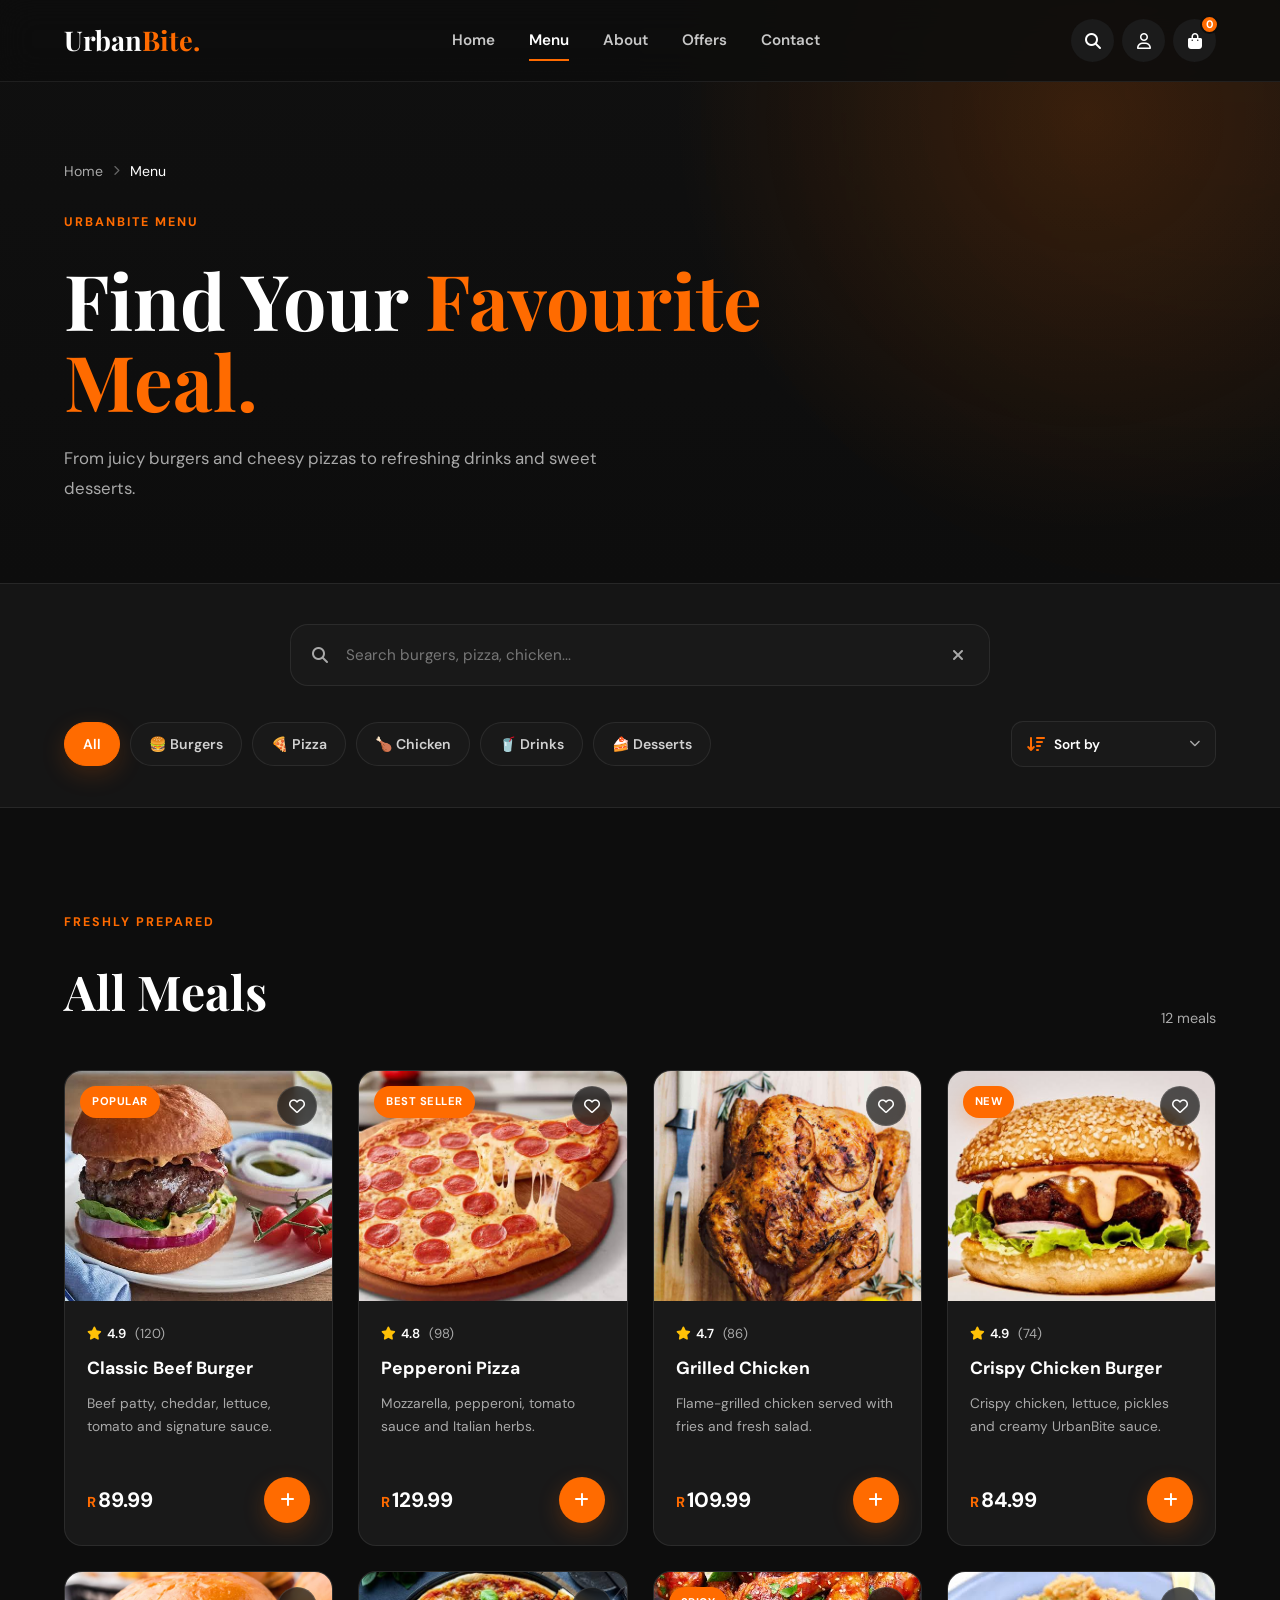
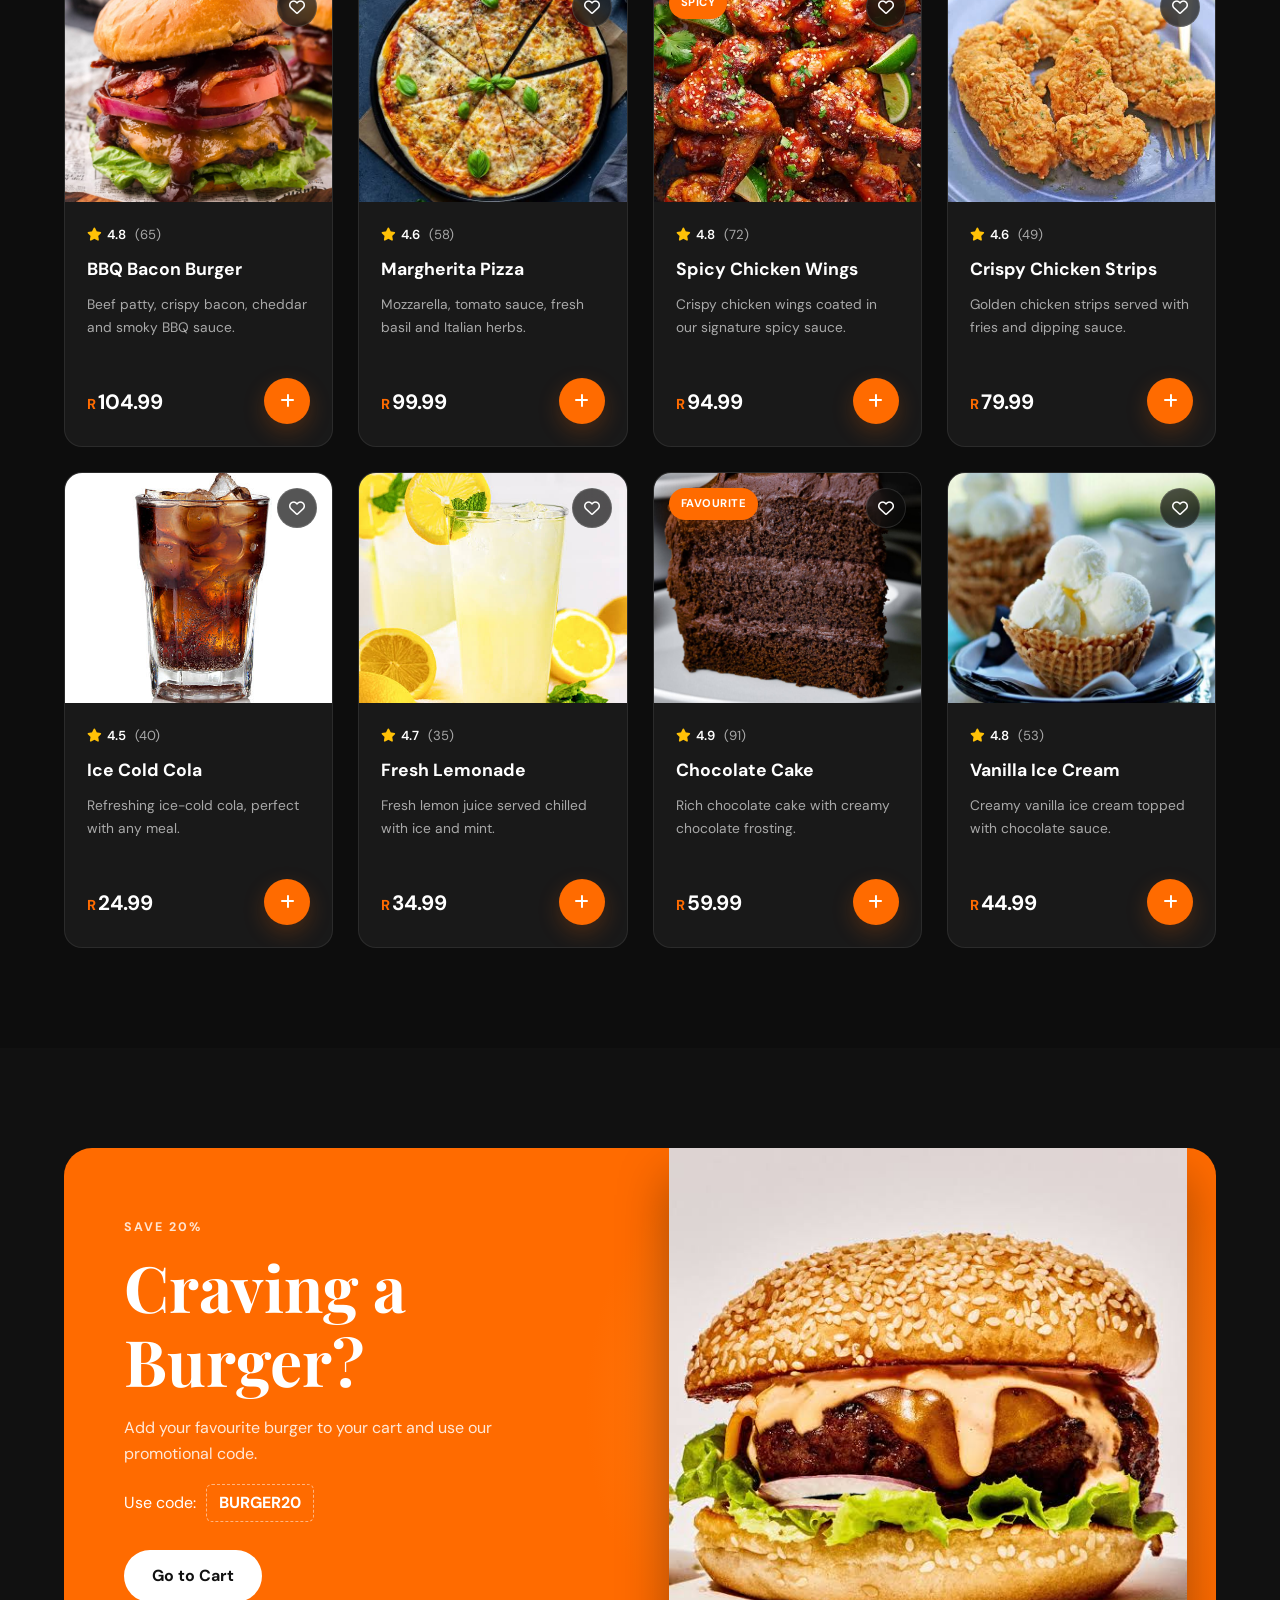
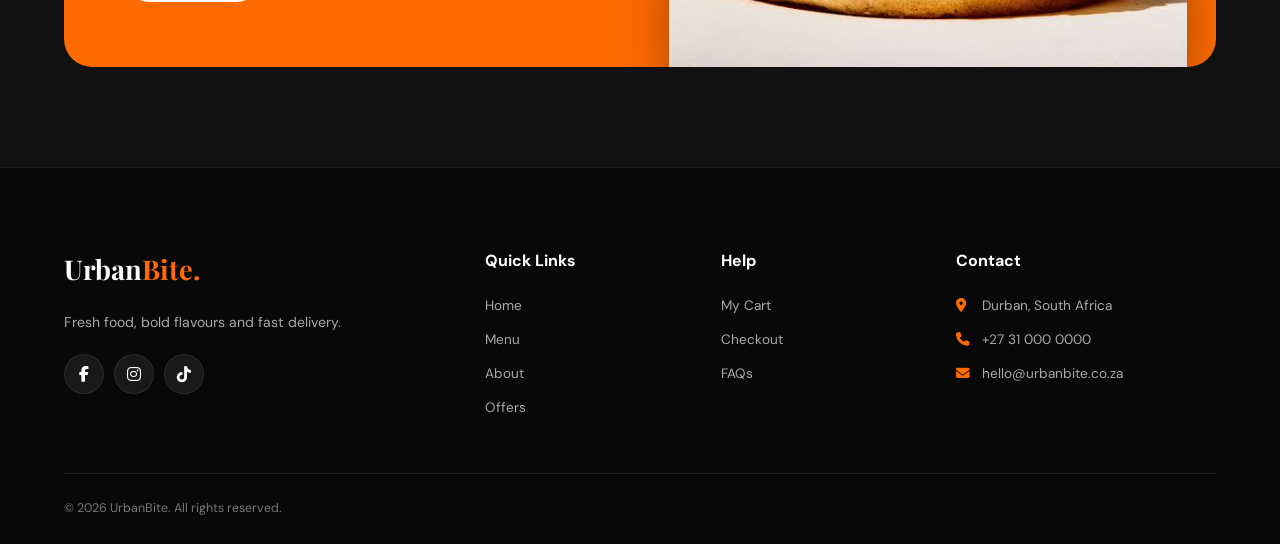
<file: menu.html>
<!DOCTYPE html>
<html lang="en">

<head>
    <meta charset="UTF-8">
    <meta name="viewport" content="width=device-width, initial-scale=1.0">

    <title>Full Menu | UrbanBite</title>

    <!-- Google Fonts -->
    <link rel="preconnect" href="https://fonts.googleapis.com">
    <link rel="preconnect" href="https://fonts.gstatic.com" crossorigin>

    <link
        href="https://fonts.googleapis.com/css2?family=DM+Sans:wght@400;500;600;700&family=Playfair+Display:wght@600;700&display=swap"
        rel="stylesheet"
    >

    <!-- Font Awesome -->
    <link
        rel="stylesheet"
        href="https://cdnjs.cloudflare.com/ajax/libs/font-awesome/6.5.2/css/all.min.css"
    >

    <!-- Main CSS -->
    <link rel="stylesheet" href="style.css">
    <link rel="stylesheet" href="menu.css">
</head>

<body>

    <!-- ==========================================
         HEADER
    =========================================== -->

    <header class="header">

        <div class="container navbar">

            <a href="index.html" class="logo">
                Urban<span>Bite.</span>
            </a>

            <nav class="nav-menu" id="navMenu">

                <a href="index.html" class="nav-link">
                    Home
                </a>

                <a href="menu.html" class="nav-link active">
                    Menu
                </a>

                <a href="index.html#about" class="nav-link">
                    About
                </a>

                <a href="index.html#offers" class="nav-link">
                    Offers
                </a>

                <a href="index.html#contact" class="nav-link">
                    Contact
                </a>

            </nav>

            <div class="nav-actions">

                <button
                    class="nav-icon"
                    id="menuSearchBtn"
                    type="button"
                    aria-label="Search menu"
                >
                    <i class="fa-solid fa-magnifying-glass"></i>
                </button>

                <button
                    class="nav-icon"
                    type="button"
                    aria-label="Account"
                >
                    <i class="fa-regular fa-user"></i>
                </button>

                <a
                    href="cart.html"
                    class="cart-btn"
                    aria-label="Shopping cart"
                >
                    <i class="fa-solid fa-bag-shopping"></i>

                    <span
                        class="cart-count"
                        id="cartCount"
                    >
                        0
                    </span>
                </a>

                <button
                    class="menu-toggle"
                    id="menuToggle"
                    type="button"
                    aria-label="Open navigation"
                >
                    <i class="fa-solid fa-bars"></i>
                </button>

            </div>

        </div>

    </header>


    <main class="full-menu-page">

        <!-- ==========================================
             MENU HERO
        =========================================== -->

        <section class="menu-hero">

            <div class="container">

                <div class="breadcrumb">

                    <a href="index.html">
                        Home
                    </a>

                    <i class="fa-solid fa-chevron-right"></i>

                    <span>
                        Menu
                    </span>

                </div>

                <span class="section-label">
                    URBANBITE MENU
                </span>

                <h1>
                    Find Your
                    <span>Favourite Meal.</span>
                </h1>

                <p>
                    From juicy burgers and cheesy pizzas to
                    refreshing drinks and sweet desserts.
                </p>

            </div>

        </section>


        <!-- ==========================================
             SEARCH & FILTER
        =========================================== -->

        <section class="menu-controls-section">

            <div class="container">

                <div class="menu-search">

                    <i class="fa-solid fa-magnifying-glass"></i>

                    <input
                        type="search"
                        id="menuSearchInput"
                        placeholder="Search burgers, pizza, chicken..."
                        autocomplete="off"
                    >

                    <button
                        type="button"
                        id="clearMenuSearch"
                        aria-label="Clear search"
                    >
                        <i class="fa-solid fa-xmark"></i>
                    </button>

                </div>


                <!-- Categories -->

                <div class="menu-filter-row">

                    <div class="menu-categories">

                        <button
                            class="menu-category active"
                            data-category="all"
                            type="button"
                        >
                            All
                        </button>

                        <button
                            class="menu-category"
                            data-category="burger"
                            type="button"
                        >
                            🍔 Burgers
                        </button>

                        <button
                            class="menu-category"
                            data-category="pizza"
                            type="button"
                        >
                            🍕 Pizza
                        </button>

                        <button
                            class="menu-category"
                            data-category="chicken"
                            type="button"
                        >
                            🍗 Chicken
                        </button>

                        <button
                            class="menu-category"
                            data-category="drinks"
                            type="button"
                        >
                            🥤 Drinks
                        </button>

                        <button
                            class="menu-category"
                            data-category="dessert"
                            type="button"
                        >
                            🍰 Desserts
                        </button>

                    </div>


                    <!-- Sort -->

                    <div class="menu-sort">

                        <i class="fa-solid fa-arrow-down-wide-short"></i>

                        <select id="menuSort">

                            <option value="default">
                                Sort by
                            </option>

                            <option value="low">
                                Price: Low to High
                            </option>

                            <option value="high">
                                Price: High to Low
                            </option>

                            <option value="rating">
                                Highest Rated
                            </option>

                            <option value="name">
                                Name A-Z
                            </option>

                        </select>

                    </div>

                </div>

            </div>

        </section>


        <!-- ==========================================
             FULL MENU
        =========================================== -->

        <section class="full-menu-section section">

            <div class="container">

                <div class="menu-results-heading">

                    <div>

                        <span class="section-label">
                            FRESHLY PREPARED
                        </span>

                        <h2 id="menuTitle">
                            All Meals
                        </h2>

                    </div>

                    <p id="menuResultCount">
                        12 meals
                    </p>

                </div>


                <div
                    class="food-grid"
                    id="fullMenuGrid"
                >


                    <!-- ==================================
                         1. BEEF BURGER
                    =================================== -->

                    <article
                        class="food-card menu-product"
                        data-category="burger"
                        data-price="89.99"
                        data-rating="4.9"
                        data-name="Classic Beef Burger"
                    >

                        <div class="food-image">

                            <span class="food-badge">
                                Popular
                            </span>

                            <button
                                class="favorite-btn"
                                type="button"
                                aria-label="Add to favorites"
                            >
                                <i class="fa-regular fa-heart"></i>
                            </button>

                            <img 
                                src="beef burger.jpg"
                                alt="Classic Beef Burger"
                            >

                        </div>

                        <div class="food-content">

                            <div class="food-rating">
                                <i class="fa-solid fa-star"></i>
                                4.9
                                <span>(120)</span>
                            </div>

                            <h3>
                                Classic Beef Burger
                            </h3>

                            <p>
                                Beef patty, cheddar, lettuce,
                                tomato and signature sauce.
                            </p>

                            <div class="food-bottom">

                                <div class="food-price">
                                    <span>R</span>89.99
                                </div>

                                <button
                                    class="add-cart-btn"
                                    data-id="1"
                                    data-name="Classic Beef Burger"
                                    data-price="89.99"
                                    data-image="images/classic-burger.jpg"
                                    type="button"
                                >
                                    <i class="fa-solid fa-plus"></i>
                                </button>

                            </div>

                        </div>

                    </article>


                    <!-- ==================================
                         2. PEPPERONI PIZZA
                    =================================== -->

                    <article
                        class="food-card menu-product"
                        data-category="pizza"
                        data-price="129.99"
                        data-rating="4.8"
                        data-name="Pepperoni Pizza"
                    >

                        <div class="food-image">

                            <span class="food-badge">
                                Best Seller
                            </span>

                            <button
                                class="favorite-btn"
                                type="button"
                            >
                                <i class="fa-regular fa-heart"></i>
                            </button>

                            <img
                                src="pepperoni pizza.jpg"
                                alt="Pepperoni Pizza"
                            >

                        </div>

                        <div class="food-content">

                            <div class="food-rating">
                                <i class="fa-solid fa-star"></i>
                                4.8
                                <span>(98)</span>
                            </div>

                            <h3>Pepperoni Pizza</h3>

                            <p>
                                Mozzarella, pepperoni,
                                tomato sauce and Italian herbs.
                            </p>

                            <div class="food-bottom">

                                <div class="food-price">
                                    <span>R</span>129.99
                                </div>

                                <button
                                    class="add-cart-btn"
                                    data-id="2"
                                    data-name="Pepperoni Pizza"
                                    data-price="129.99"
                                    data-image="images/pepperoni-pizza.jpg"
                                    type="button"
                                >
                                    <i class="fa-solid fa-plus"></i>
                                </button>

                            </div>

                        </div>

                    </article>


                    <!-- ==================================
                         3. GRILLED CHICKEN
                    =================================== -->

                    <article
                        class="food-card menu-product"
                        data-category="chicken"
                        data-price="109.99"
                        data-rating="4.7"
                        data-name="Grilled Chicken"
                    >

                        <div class="food-image">

                            <button
                                class="favorite-btn"
                                type="button"
                            >
                                <i class="fa-regular fa-heart"></i>
                            </button>

                            <img
                                src="whole-grilled-chicken.jpg"
                                alt="Grilled Chicken"
                            >

                        </div>

                        <div class="food-content">

                            <div class="food-rating">
                                <i class="fa-solid fa-star"></i>
                                4.7
                                <span>(86)</span>
                            </div>

                            <h3>Grilled Chicken</h3>

                            <p>
                                Flame-grilled chicken served with
                                fries and fresh salad.
                            </p>

                            <div class="food-bottom">

                                <div class="food-price">
                                    <span>R</span>109.99
                                </div>

                                <button
                                    class="add-cart-btn"
                                    data-id="3"
                                    data-name="Grilled Chicken"
                                    data-price="109.99"
                                    data-image="images/grilled-chicken.jpg"
                                    type="button"
                                >
                                    <i class="fa-solid fa-plus"></i>
                                </button>

                            </div>

                        </div>

                    </article>


                    <!-- ==================================
                         4. CRISPY CHICKEN BURGER
                    =================================== -->

                    <article
                        class="food-card menu-product"
                        data-category="burger"
                        data-price="84.99"
                        data-rating="4.9"
                        data-name="Crispy Chicken Burger"
                    >

                        <div class="food-image">

                            <span class="food-badge">
                                New
                            </span>

                            <button
                                class="favorite-btn"
                                type="button"
                            >
                                <i class="fa-regular fa-heart"></i>
                            </button>

                            <img
                                src="burger.jpg"
                                alt="Crispy Chicken Burger"
                            >

                        </div>

                        <div class="food-content">

                            <div class="food-rating">
                                <i class="fa-solid fa-star"></i>
                                4.9
                                <span>(74)</span>
                            </div>

                            <h3>
                                Crispy Chicken Burger
                            </h3>

                            <p>
                                Crispy chicken, lettuce,
                                pickles and creamy UrbanBite sauce.
                            </p>

                            <div class="food-bottom">

                                <div class="food-price">
                                    <span>R</span>84.99
                                </div>

                                <button
                                    class="add-cart-btn"
                                    data-id="4"
                                    data-name="Crispy Chicken Burger"
                                    data-price="84.99"
                                    data-image="images/chicken-burger.jpg"
                                    type="button"
                                >
                                    <i class="fa-solid fa-plus"></i>
                                </button>

                            </div>

                        </div>

                    </article>


                    <!-- ==================================
                         5. BBQ BACON BURGER
                    =================================== -->

                    <article
                        class="food-card menu-product"
                        data-category="burger"
                        data-price="104.99"
                        data-rating="4.8"
                        data-name="BBQ Bacon Burger"
                    >

                        <div class="food-image">

                            <button
                                class="favorite-btn"
                                type="button"
                            >
                                <i class="fa-regular fa-heart"></i>
                            </button>

                            <img
                                src="BBQ-Bacon-Burgers-RCSQ.jpg"
                                alt="BBQ Bacon Burger"
                            >

                        </div>

                        <div class="food-content">

                            <div class="food-rating">
                                <i class="fa-solid fa-star"></i>
                                4.8
                                <span>(65)</span>
                            </div>

                            <h3>BBQ Bacon Burger</h3>

                            <p>
                                Beef patty, crispy bacon,
                                cheddar and smoky BBQ sauce.
                            </p>

                            <div class="food-bottom">

                                <div class="food-price">
                                    <span>R</span>104.99
                                </div>

                                <button
                                    class="add-cart-btn"
                                    data-id="5"
                                    data-name="BBQ Bacon Burger"
                                    data-price="104.99"
                                    data-image="images/bbq-burger.jpg"
                                    type="button"
                                >
                                    <i class="fa-solid fa-plus"></i>
                                </button>

                            </div>

                        </div>

                    </article>


                    <!-- ==================================
                         6. MARGHERITA PIZZA
                    =================================== -->

                    <article
                        class="food-card menu-product"
                        data-category="pizza"
                        data-price="99.99"
                        data-rating="4.6"
                        data-name="Margherita Pizza"
                    >

                        <div class="food-image">

                            <button
                                class="favorite-btn"
                                type="button"
                            >
                                <i class="fa-regular fa-heart"></i>
                            </button>

                            <img
                                src="margherita pizza.jpg"
                                alt="Margherita Pizza"
                            >

                        </div>

                        <div class="food-content">

                            <div class="food-rating">
                                <i class="fa-solid fa-star"></i>
                                4.6
                                <span>(58)</span>
                            </div>

                            <h3>Margherita Pizza</h3>

                            <p>
                                Mozzarella, tomato sauce,
                                fresh basil and Italian herbs.
                            </p>

                            <div class="food-bottom">

                                <div class="food-price">
                                    <span>R</span>99.99
                                </div>

                                <button
                                    class="add-cart-btn"
                                    data-id="6"
                                    data-name="Margherita Pizza"
                                    data-price="99.99"
                                    data-image="images/margherita-pizza.jpg"
                                    type="button"
                                >
                                    <i class="fa-solid fa-plus"></i>
                                </button>

                            </div>

                        </div>

                    </article>


                    <!-- ==================================
                         7. SPICY CHICKEN WINGS
                    =================================== -->

                    <article
                        class="food-card menu-product"
                        data-category="chicken"
                        data-price="94.99"
                        data-rating="4.8"
                        data-name="Spicy Chicken Wings"
                    >

                        <div class="food-image">

                            <span class="food-badge">
                                Spicy
                            </span>

                            <button
                                class="favorite-btn"
                                type="button"
                            >
                                <i class="fa-regular fa-heart"></i>
                            </button>

                            <img
                                src="spicy chicken wings.jpg"
                                alt="Spicy Chicken Wings"
                            >

                        </div>

                        <div class="food-content">

                            <div class="food-rating">
                                <i class="fa-solid fa-star"></i>
                                4.8
                                <span>(72)</span>
                            </div>

                            <h3>Spicy Chicken Wings</h3>

                            <p>
                                Crispy chicken wings coated
                                in our signature spicy sauce.
                            </p>

                            <div class="food-bottom">

                                <div class="food-price">
                                    <span>R</span>94.99
                                </div>

                                <button
                                    class="add-cart-btn"
                                    data-id="7"
                                    data-name="Spicy Chicken Wings"
                                    data-price="94.99"
                                    data-image="images/chicken-wings.jpg"
                                    type="button"
                                >
                                    <i class="fa-solid fa-plus"></i>
                                </button>

                            </div>

                        </div>

                    </article>


                    <!-- ==================================
                         8. CHICKEN STRIPS
                    =================================== -->

                    <article
                        class="food-card menu-product"
                        data-category="chicken"
                        data-price="79.99"
                        data-rating="4.6"
                        data-name="Crispy Chicken Strips"
                    >

                        <div class="food-image">

                            <button
                                class="favorite-btn"
                                type="button"
                            >
                                <i class="fa-regular fa-heart"></i>
                            </button>

                            <img
                                src="crispy chicken strips.jpg"
                                alt="Crispy Chicken Strips"
                            >

                        </div>

                        <div class="food-content">

                            <div class="food-rating">
                                <i class="fa-solid fa-star"></i>
                                4.6
                                <span>(49)</span>
                            </div>

                            <h3>Crispy Chicken Strips</h3>

                            <p>
                                Golden chicken strips served
                                with fries and dipping sauce.
                            </p>

                            <div class="food-bottom">

                                <div class="food-price">
                                    <span>R</span>79.99
                                </div>

                                <button
                                    class="add-cart-btn"
                                    data-id="8"
                                    data-name="Crispy Chicken Strips"
                                    data-price="79.99"
                                    data-image="images/chicken-strips.jpg"
                                    type="button"
                                >
                                    <i class="fa-solid fa-plus"></i>
                                </button>

                            </div>

                        </div>

                    </article>


                    <!-- ==================================
                         9. COLA
                    =================================== -->

                    <article
                        class="food-card menu-product"
                        data-category="drinks"
                        data-price="24.99"
                        data-rating="4.5"
                        data-name="Ice Cold Cola"
                    >

                        <div class="food-image">

                            <button
                                class="favorite-btn"
                                type="button"
                            >
                                <i class="fa-regular fa-heart"></i>
                            </button>

                            <img
                                src="cola.jpg"
                                alt="Ice Cold Cola"
                            >

                        </div>

                        <div class="food-content">

                            <div class="food-rating">
                                <i class="fa-solid fa-star"></i>
                                4.5
                                <span>(40)</span>
                            </div>

                            <h3>Ice Cold Cola</h3>

                            <p>
                                Refreshing ice-cold cola,
                                perfect with any meal.
                            </p>

                            <div class="food-bottom">

                                <div class="food-price">
                                    <span>R</span>24.99
                                </div>

                                <button
                                    class="add-cart-btn"
                                    data-id="9"
                                    data-name="Ice Cold Cola"
                                    data-price="24.99"
                                    data-image="images/cola.jpg"
                                    type="button"
                                >
                                    <i class="fa-solid fa-plus"></i>
                                </button>

                            </div>

                        </div>

                    </article>


                    <!-- ==================================
                         10. LEMONADE
                    =================================== -->

                    <article
                        class="food-card menu-product"
                        data-category="drinks"
                        data-price="34.99"
                        data-rating="4.7"
                        data-name="Fresh Lemonade"
                    >

                        <div class="food-image">

                            <button
                                class="favorite-btn"
                                type="button"
                            >
                                <i class="fa-regular fa-heart"></i>
                            </button>

                            <img
                                src="lemonade.jpg"
                                alt="Fresh Lemonade"
                            >

                        </div>

                        <div class="food-content">

                            <div class="food-rating">
                                <i class="fa-solid fa-star"></i>
                                4.7
                                <span>(35)</span>
                            </div>

                            <h3>Fresh Lemonade</h3>

                            <p>
                                Fresh lemon juice served
                                chilled with ice and mint.
                            </p>

                            <div class="food-bottom">

                                <div class="food-price">
                                    <span>R</span>34.99
                                </div>

                                <button
                                    class="add-cart-btn"
                                    data-id="10"
                                    data-name="Fresh Lemonade"
                                    data-price="34.99"
                                    data-image="images/lemonade.jpg"
                                    type="button"
                                >
                                    <i class="fa-solid fa-plus"></i>
                                </button>

                            </div>

                        </div>

                    </article>


                    <!-- ==================================
                         11. CHOCOLATE CAKE
                    =================================== -->

                    <article
                        class="food-card menu-product"
                        data-category="dessert"
                        data-price="59.99"
                        data-rating="4.9"
                        data-name="Chocolate Cake"
                    >

                        <div class="food-image">

                            <span class="food-badge">
                                Favourite
                            </span>

                            <button
                                class="favorite-btn"
                                type="button"
                            >
                                <i class="fa-regular fa-heart"></i>
                            </button>

                            <img
                                src="chocolate cake.jpg"
                                alt="Chocolate Cake"
                            >

                        </div>

                        <div class="food-content">

                            <div class="food-rating">
                                <i class="fa-solid fa-star"></i>
                                4.9
                                <span>(91)</span>
                            </div>

                            <h3>Chocolate Cake</h3>

                            <p>
                                Rich chocolate cake with
                                creamy chocolate frosting.
                            </p>

                            <div class="food-bottom">

                                <div class="food-price">
                                    <span>R</span>59.99
                                </div>

                                <button
                                    class="add-cart-btn"
                                    data-id="11"
                                    data-name="Chocolate Cake"
                                    data-price="59.99"
                                    data-image="images/chocolate-cake.jpg"
                                    type="button"
                                >
                                    <i class="fa-solid fa-plus"></i>
                                </button>

                            </div>

                        </div>

                    </article>


                    <!-- ==================================
                         12. ICE CREAM
                    =================================== -->

                    <article
                        class="food-card menu-product"
                        data-category="dessert"
                        data-price="44.99"
                        data-rating="4.8"
                        data-name="Vanilla Ice Cream"
                    >

                        <div class="food-image">

                            <button
                                class="favorite-btn"
                                type="button"
                            >
                                <i class="fa-regular fa-heart"></i>
                            </button>

                            <img
                                src="ice cream .jpg"
                                alt="Vanilla Ice Cream"
                            >

                        </div>

                        <div class="food-content">

                            <div class="food-rating">
                                <i class="fa-solid fa-star"></i>
                                4.8
                                <span>(53)</span>
                            </div>

                            <h3>Vanilla Ice Cream</h3>

                            <p>
                                Creamy vanilla ice cream
                                topped with chocolate sauce.
                            </p>

                            <div class="food-bottom">

                                <div class="food-price">
                                    <span>R</span>44.99
                                </div>

                                <button
                                    class="add-cart-btn"
                                    data-id="12"
                                    data-name="Vanilla Ice Cream"
                                    data-price="44.99"
                                    data-image="images/vanilla-icecream.jpg"
                                    type="button"
                                >
                                    <i class="fa-solid fa-plus"></i>
                                </button>

                            </div>

                        </div>

                    </article>

                </div>


                <!-- No results -->

                <div
                    class="menu-no-results"
                    id="menuNoResults"
                    hidden
                >

                    <div class="menu-no-results-icon">
                        <i class="fa-solid fa-utensils"></i>
                    </div>

                    <h2>
                        No meals found
                    </h2>

                    <p>
                        Try searching for another meal
                        or choose a different category.
                    </p>

                    <button
                        class="btn btn-primary"
                        id="resetMenuBtn"
                        type="button"
                    >
                        Show All Meals
                    </button>

                </div>

            </div>

        </section>


        <!-- ==========================================
             PROMO
        =========================================== -->

        <section class="promotion section">

            <div class="container">

                <div class="promotion-container">

                    <div class="promotion-content">

                        <span class="section-label">
                            SAVE 20%
                        </span>

                        <h2>
                            Craving a Burger?
                        </h2>

                        <p>
                            Add your favourite burger to your
                            cart and use our promotional code.
                        </p>

                        <div class="promo-code">
                            Use code:
                            <strong>BURGER20</strong>
                        </div>

                        <a
                            href="cart.html"
                            class="btn btn-light"
                        >
                            Go to Cart
                        </a>

                    </div>

                    <div class="promotion-image">

                        <img
                            src="burger.jpg"
                            alt="UrbanBite burger promotion"
                        >

                    </div>

                </div>

            </div>

        </section>

    </main>


    <!-- ==========================================
         FOOTER
    =========================================== -->

    <footer class="footer">

        <div class="container">

            <div class="footer-grid">

                <div class="footer-brand">

                    <a href="index.html" class="logo">
                        Urban<span>Bite.</span>
                    </a>

                    <p>
                        Fresh food, bold flavours and fast
                        delivery.
                    </p>

                    <div class="social-links">

                        <a href="#" aria-label="Facebook">
                            <i class="fa-brands fa-facebook-f"></i>
                        </a>

                        <a href="#" aria-label="Instagram">
                            <i class="fa-brands fa-instagram"></i>
                        </a>

                        <a href="#" aria-label="TikTok">
                            <i class="fa-brands fa-tiktok"></i>
                        </a>

                    </div>

                </div>


                <div class="footer-column">

                    <h4>Quick Links</h4>

                    <a href="index.html">
                        Home
                    </a>

                    <a href="menu.html">
                        Menu
                    </a>

                    <a href="index.html#about">
                        About
                    </a>

                    <a href="index.html#offers">
                        Offers
                    </a>

                </div>


                <div class="footer-column">

                    <h4>Help</h4>

                    <a href="cart.html">
                        My Cart
                    </a>

                    <a href="checkout.html">
                        Checkout
                    </a>

                    <a href="#">
                        FAQs
                    </a>

                </div>


                <div class="footer-column">

                    <h4>Contact</h4>

                    <p>
                        <i class="fa-solid fa-location-dot"></i>
                        Durban, South Africa
                    </p>

                    <p>
                        <i class="fa-solid fa-phone"></i>
                        +27 31 000 0000
                    </p>

                    <p>
                        <i class="fa-solid fa-envelope"></i>
                        hello@urbanbite.co.za
                    </p>

                </div>

            </div>


            <div class="footer-bottom">

                <p>
                    &copy; 2026 UrbanBite.
                    All rights reserved.
                </p>

            </div>

        </div>

    </footer>


    <!-- Separate JS for menu page -->
    <script src="menu.js"></script>

</body>
</html>
</file>
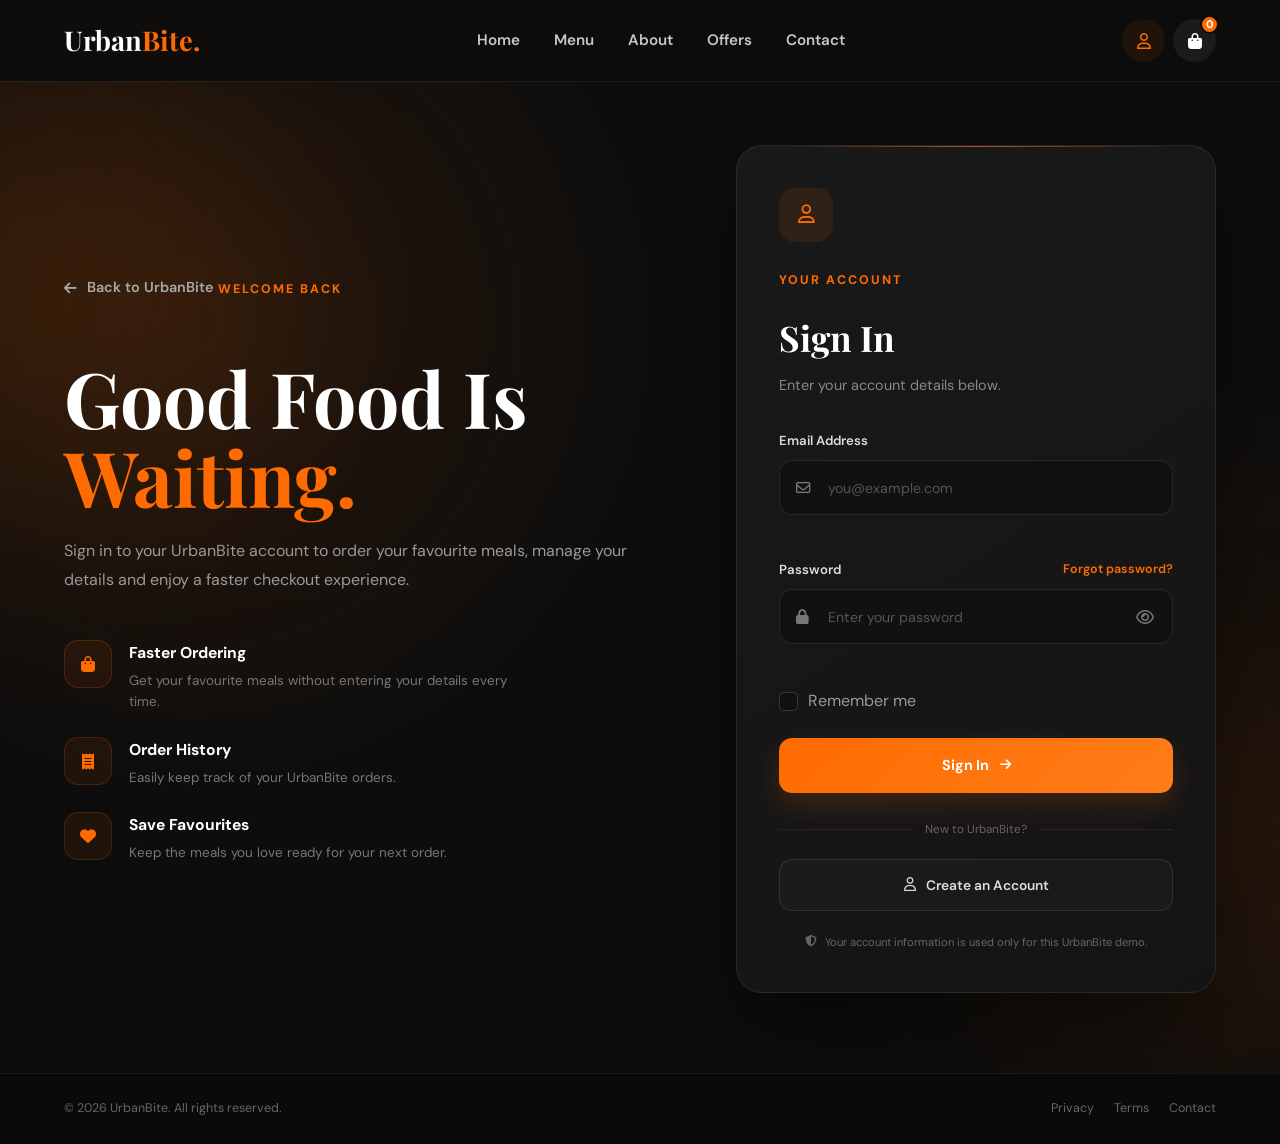
<file: signin.html>
<!DOCTYPE html>
<html lang="en">

<head>
    <meta charset="UTF-8">

    <meta
        name="viewport"
        content="width=device-width, initial-scale=1.0"
    >

    <title>Sign In | UrbanBite</title>

    <!-- Google Fonts -->
    <link rel="preconnect" href="https://fonts.googleapis.com">

    <link
        rel="preconnect"
        href="https://fonts.gstatic.com"
        crossorigin
    >

    <link
        href="https://fonts.googleapis.com/css2?family=DM+Sans:wght@400;500;600;700&family=Playfair+Display:wght@600;700&display=swap"
        rel="stylesheet"
    >

    <!-- Font Awesome -->
    <link
        rel="stylesheet"
        href="https://cdnjs.cloudflare.com/ajax/libs/font-awesome/6.5.2/css/all.min.css"
    >

    <!-- Main CSS -->
    <link rel="stylesheet" href="style.css">

    <!-- Authentication CSS -->
    <link rel="stylesheet" href="signin.css">

</head>


<body class="auth-body">

    <!-- ==================================================
         HEADER
    =================================================== -->

    <header class="header">

        <div class="container navbar">

            <!-- Logo -->
            <a href="index.html" class="logo">
                Urban<span>Bite.</span>
            </a>


            <!-- Navigation -->
            <nav
                class="nav-menu"
                id="navMenu"
            >

                <a
                    href="index.html"
                    class="nav-link"
                >
                    Home
                </a>

                <a
                    href="menu.html"
                    class="nav-link"
                >
                    Menu
                </a>

                <a
                    href="index.html#about"
                    class="nav-link"
                >
                    About
                </a>

                <a
                    href="index.html#offers"
                    class="nav-link"
                >
                    Offers
                </a>

                <a
                    href="index.html#contact"
                    class="nav-link"
                >
                    Contact
                </a>

            </nav>


            <!-- Actions -->
            <div class="nav-actions">

                <!-- Account -->
                <a
                    href="signin.html"
                    class="nav-icon active-account"
                    aria-label="Account"
                >
                    <i class="fa-regular fa-user"></i>
                </a>


                <!-- Cart -->
                <a
                    href="cart.html"
                    class="cart-btn"
                    aria-label="Shopping cart"
                >

                    <i class="fa-solid fa-bag-shopping"></i>

                    <span
                        class="cart-count"
                        id="cartCount"
                    >
                        0
                    </span>

                </a>


                <!-- Mobile Menu -->
                <button
                    class="menu-toggle"
                    id="menuToggle"
                    type="button"
                    aria-label="Open navigation"
                >
                    <i class="fa-solid fa-bars"></i>
                </button>

            </div>

        </div>

    </header>



    <!-- ==================================================
         SIGN IN
    =================================================== -->

    <main class="auth-page">

        <section class="auth-section">

            <!-- Decorative background -->
            <div class="auth-glow auth-glow-one"></div>

            <div class="auth-glow auth-glow-two"></div>


            <div class="container auth-container">


                <!-- ======================================
                     LEFT SIDE
                ======================================= -->

                <div class="auth-info">

                    <a
                        href="index.html"
                        class="auth-back-link"
                    >
                        <i class="fa-solid fa-arrow-left"></i>

                        Back to UrbanBite
                    </a>


                    <span class="section-label">
                        WELCOME BACK
                    </span>


                    <h1>
                        Good Food Is
                        <span>Waiting.</span>
                    </h1>


                    <p class="auth-description">
                        Sign in to your UrbanBite account to
                        order your favourite meals, manage
                        your details and enjoy a faster
                        checkout experience.
                    </p>


                    <!-- Benefits -->
                    <div class="auth-benefits">

                        <div class="auth-benefit">

                            <div class="auth-benefit-icon">
                                <i class="fa-solid fa-bag-shopping"></i>
                            </div>

                            <div>
                                <h3>
                                    Faster Ordering
                                </h3>

                                <p>
                                    Get your favourite meals
                                    without entering your
                                    details every time.
                                </p>
                            </div>

                        </div>


                        <div class="auth-benefit">

                            <div class="auth-benefit-icon">
                                <i class="fa-solid fa-receipt"></i>
                            </div>

                            <div>
                                <h3>
                                    Order History
                                </h3>

                                <p>
                                    Easily keep track of your
                                    UrbanBite orders.
                                </p>
                            </div>

                        </div>


                        <div class="auth-benefit">

                            <div class="auth-benefit-icon">
                                <i class="fa-solid fa-heart"></i>
                            </div>

                            <div>
                                <h3>
                                    Save Favourites
                                </h3>

                                <p>
                                    Keep the meals you love
                                    ready for your next order.
                                </p>
                            </div>

                        </div>

                    </div>

                </div>



                <!-- ======================================
                     RIGHT SIDE - FORM
                ======================================= -->

                <div class="auth-card">


                    <!-- Card Header -->
                    <div class="auth-card-header">

                        <div class="auth-card-icon">
                            <i class="fa-regular fa-user"></i>
                        </div>


                        <span class="section-label">
                            YOUR ACCOUNT
                        </span>


                        <h2>
                            Sign In
                        </h2>


                        <p>
                            Enter your account details below.
                        </p>

                    </div>



                    <!-- ==================================
                         MESSAGE
                    =================================== -->

                    <div
                        class="auth-message"
                        id="authMessage"
                        role="alert"
                        hidden
                    >
                    </div>



                    <!-- ==================================
                         FORM
                    =================================== -->

                    <form
                        class="auth-form"
                        id="signinForm"
                        novalidate
                    >


                        <!-- Email -->

                        <div class="auth-form-group">

                            <label for="signinEmail">
                                Email Address
                            </label>


                            <div class="auth-input-box">

                                <i class="fa-regular fa-envelope"></i>

                                <input
                                    type="email"
                                    id="signinEmail"
                                    name="email"
                                    placeholder="you@example.com"
                                    autocomplete="email"
                                    required
                                >

                            </div>


                            <small
                                class="auth-error"
                                id="emailError"
                            >
                            </small>

                        </div>



                        <!-- Password -->

                        <div class="auth-form-group">

                            <div class="auth-label-row">

                                <label for="signinPassword">
                                    Password
                                </label>


                                <button
                                    type="button"
                                    class="forgot-password-btn"
                                    id="forgotPasswordBtn"
                                >
                                    Forgot password?
                                </button>

                            </div>


                            <div class="auth-input-box">

                                <i class="fa-solid fa-lock"></i>

                                <input
                                    type="password"
                                    id="signinPassword"
                                    name="password"
                                    placeholder="Enter your password"
                                    autocomplete="current-password"
                                    minlength="6"
                                    required
                                >


                                <button
                                    type="button"
                                    class="password-toggle"
                                    id="passwordToggle"
                                    aria-label="Show password"
                                >

                                    <i class="fa-regular fa-eye"></i>

                                </button>

                            </div>


                            <small
                                class="auth-error"
                                id="passwordError"
                            >
                            </small>

                        </div>



                        <!-- ==================================
                             REMEMBER ME
                        =================================== -->

                        <div class="auth-options">

                            <label class="remember-checkbox">

                                <input
                                    type="checkbox"
                                    id="rememberMe"
                                    name="rememberMe"
                                >

                                <span class="custom-checkbox">

                                    <i class="fa-solid fa-check"></i>

                                </span>

                                <span>
                                    Remember me
                                </span>

                            </label>

                        </div>



                        <!-- ==================================
                             SIGN IN BUTTON
                        =================================== -->

                        <button
                            type="submit"
                            class="auth-submit-btn"
                            id="signinBtn"
                        >

                            <span>
                                Sign In
                            </span>

                            <i class="fa-solid fa-arrow-right"></i>

                        </button>


                    </form>



                    <!-- ==================================
                         DIVIDER
                    =================================== -->

                    <div class="auth-divider">

                        <span></span>

                        <p>
                            New to UrbanBite?
                        </p>

                        <span></span>

                    </div>



                    <!-- ==================================
                         CREATE ACCOUNT
                    =================================== -->

                    <a
                        href="signup.html"
                        class="auth-secondary-btn"
                    >

                        <i class="fa-regular fa-user"></i>

                        Create an Account

                    </a>



                    <!-- ==================================
                         SECURITY
                    =================================== -->

                    <div class="auth-security">

                        <i class="fa-solid fa-shield-halved"></i>

                        <p>
                            Your account information is used
                            only for this UrbanBite demo.
                        </p>

                    </div>

                </div>

            </div>

        </section>

    </main>



    <!-- ==================================================
         FOOTER
    =================================================== -->

    <footer class="auth-footer">

        <div class="container auth-footer-content">

            <p>
                &copy; 2026 UrbanBite.
                All rights reserved.
            </p>


            <div class="auth-footer-links">

                <a href="#">
                    Privacy
                </a>

                <a href="#">
                    Terms
                </a>

                <a href="index.html#contact">
                    Contact
                </a>

            </div>

        </div>

    </footer>



    <!-- ==================================================
         FORGOT PASSWORD MODAL
    =================================================== -->

    <div
        class="auth-modal"
        id="forgotPasswordModal"
        aria-hidden="true"
    >

        <div class="auth-modal-overlay"></div>


        <div
            class="auth-modal-content"
            role="dialog"
            aria-modal="true"
            aria-labelledby="forgotPasswordTitle"
        >


            <!-- Close -->

            <button
                type="button"
                class="auth-modal-close"
                id="closeForgotModal"
                aria-label="Close"
            >
                <i class="fa-solid fa-xmark"></i>
            </button>



            <!-- Icon -->

            <div class="auth-modal-icon">

                <i class="fa-regular fa-envelope"></i>

            </div>


            <h2 id="forgotPasswordTitle">
                Forgot Password?
            </h2>


            <p>
                Enter your email address and we'll check
                whether an UrbanBite demo account exists.
            </p>



            <!-- Reset Form -->

            <form id="forgotPasswordForm">

                <div class="auth-form-group">

                    <label for="resetEmail">
                        Email Address
                    </label>


                    <div class="auth-input-box">

                        <i class="fa-regular fa-envelope"></i>

                        <input
                            type="email"
                            id="resetEmail"
                            placeholder="you@example.com"
                            autocomplete="email"
                            required
                        >

                    </div>

                </div>


                <button
                    type="submit"
                    class="auth-submit-btn"
                >

                    <span>
                        Continue
                    </span>

                    <i class="fa-solid fa-arrow-right"></i>

                </button>

            </form>


            <div
                class="forgot-message"
                id="forgotMessage"
                hidden
            >
            </div>

        </div>

    </div>



    <!-- ==================================================
         JAVASCRIPT
    =================================================== -->

    <script src="signin.js"></script>

</body>

</html>
</file>
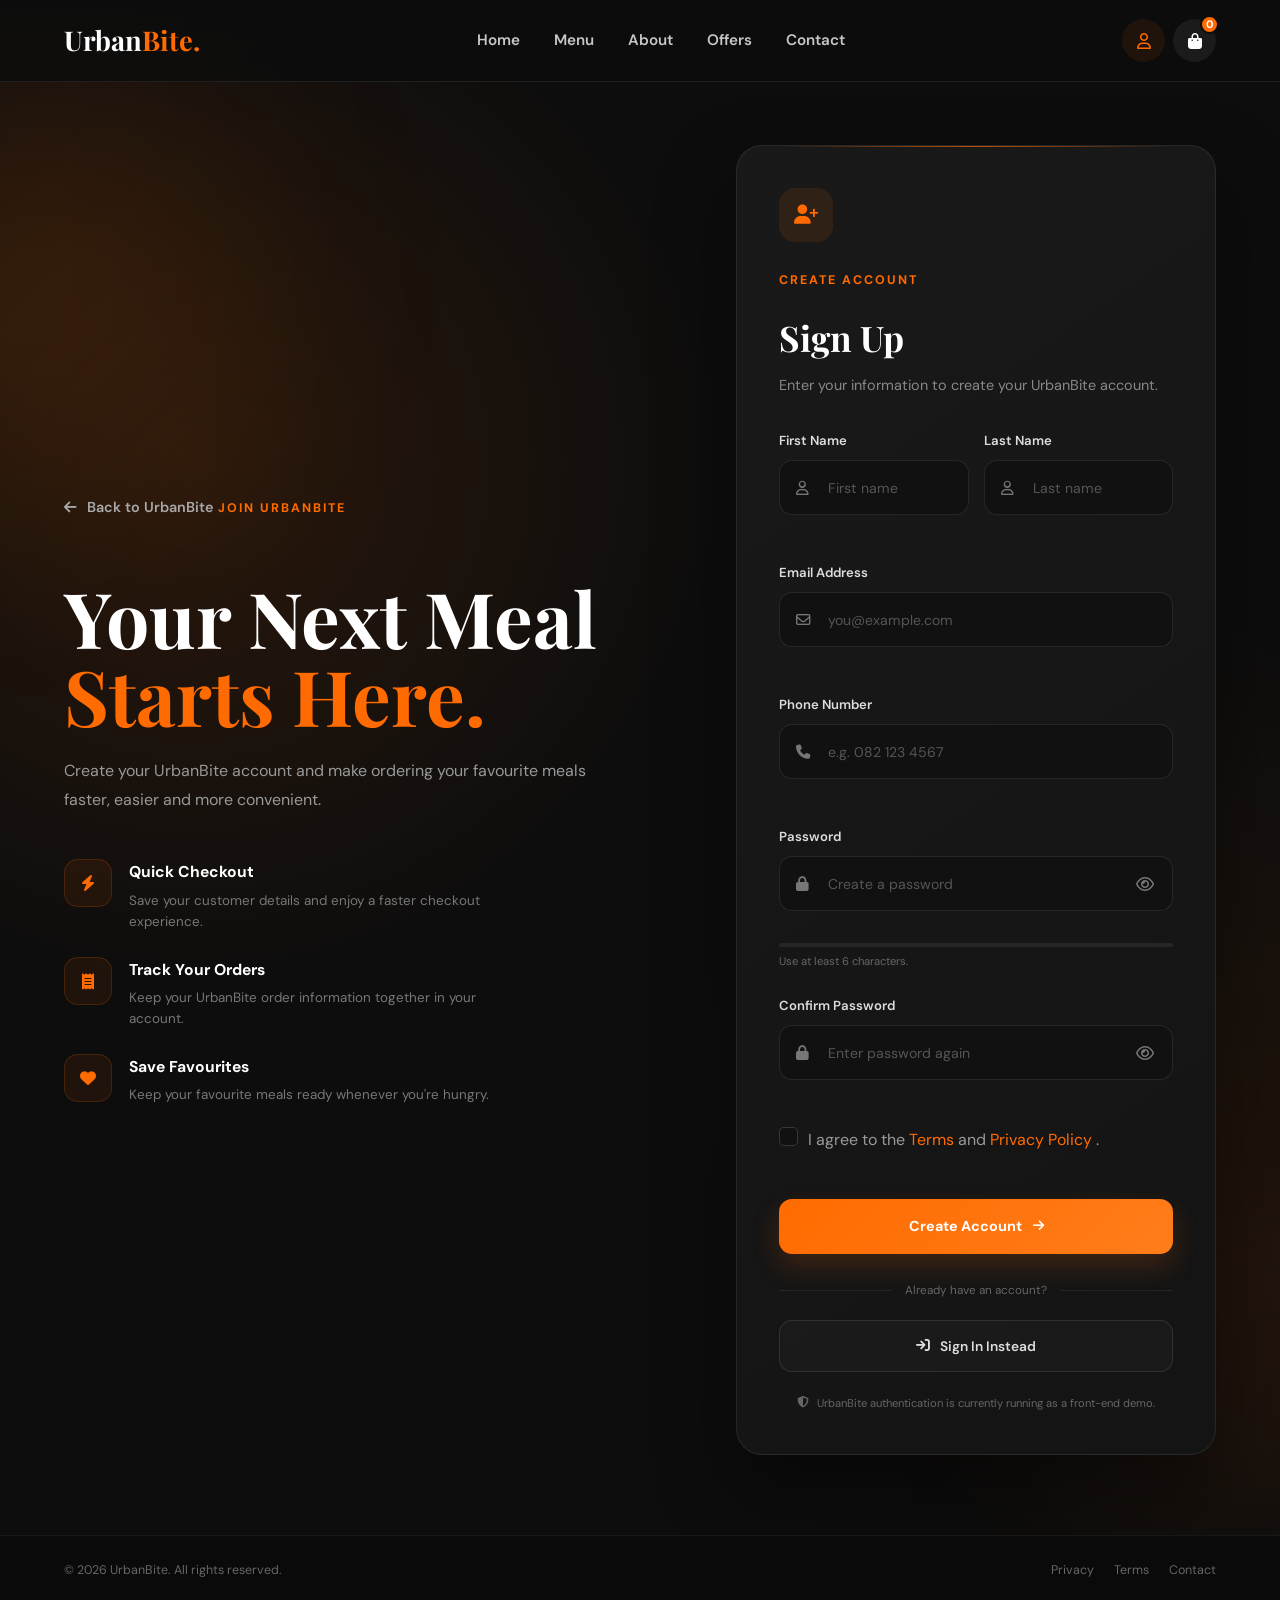
<file: signup.html>
<!DOCTYPE html>
<html lang="en">

<head>
    <meta charset="UTF-8">

    <meta
        name="viewport"
        content="width=device-width, initial-scale=1.0"
    >

    <title>Create Account | UrbanBite</title>

    <!-- Google Fonts -->
    <link rel="preconnect" href="https://fonts.googleapis.com">

    <link
        rel="preconnect"
        href="https://fonts.gstatic.com"
        crossorigin
    >

    <link
        href="https://fonts.googleapis.com/css2?family=DM+Sans:wght@400;500;600;700&family=Playfair+Display:wght@600;700&display=swap"
        rel="stylesheet"
    >

    <!-- Font Awesome -->
    <link
        rel="stylesheet"
        href="https://cdnjs.cloudflare.com/ajax/libs/font-awesome/6.5.2/css/all.min.css"
    >

    <!-- Main CSS -->
    <link rel="stylesheet" href="style.css">
    <link rel="stylesheet" href="signin.css">

    <!-- Authentication CSS -->
    <link rel="stylesheet" href="signup.css">
</head>


<body class="auth-body">

    <!-- ==================================================
         HEADER
    =================================================== -->

    <header class="header">

        <div class="container navbar">

            <a href="index.html" class="logo">
                Urban<span>Bite.</span>
            </a>


            <nav class="nav-menu" id="navMenu">

                <a href="index.html" class="nav-link">
                    Home
                </a>

                <a href="menu.html" class="nav-link">
                    Menu
                </a>

                <a href="index.html#about" class="nav-link">
                    About
                </a>

                <a href="index.html#offers" class="nav-link">
                    Offers
                </a>

                <a href="index.html#contact" class="nav-link">
                    Contact
                </a>

            </nav>


            <div class="nav-actions">

                <!-- Account -->
                <a
                    href="signin.html"
                    class="nav-icon active-account"
                    aria-label="Account"
                >
                    <i class="fa-regular fa-user"></i>
                </a>


                <!-- Cart -->
                <a
                    href="cart.html"
                    class="cart-btn"
                    aria-label="Shopping cart"
                >

                    <i class="fa-solid fa-bag-shopping"></i>

                    <span
                        class="cart-count"
                        id="cartCount"
                    >
                        0
                    </span>

                </a>


                <!-- Mobile Menu -->
                <button
                    type="button"
                    class="menu-toggle"
                    id="menuToggle"
                    aria-label="Open navigation"
                >
                    <i class="fa-solid fa-bars"></i>
                </button>

            </div>

        </div>

    </header>



    <!-- ==================================================
         SIGN UP PAGE
    =================================================== -->

    <main class="auth-page">

        <section class="auth-section">

            <!-- Background Glow -->
            <div class="auth-glow auth-glow-one"></div>
            <div class="auth-glow auth-glow-two"></div>


            <div class="container auth-container">


                <!-- ==================================================
                     LEFT SIDE
                =================================================== -->

                <div class="auth-info">

                    <a
                        href="index.html"
                        class="auth-back-link"
                    >
                        <i class="fa-solid fa-arrow-left"></i>
                        Back to UrbanBite
                    </a>


                    <span class="section-label">
                        JOIN URBANBITE
                    </span>


                    <h1>
                        Your Next Meal
                        <span>Starts Here.</span>
                    </h1>


                    <p class="auth-description">
                        Create your UrbanBite account and make
                        ordering your favourite meals faster,
                        easier and more convenient.
                    </p>


                    <!-- Benefits -->

                    <div class="auth-benefits">

                        <!-- Benefit 1 -->

                        <div class="auth-benefit">

                            <div class="auth-benefit-icon">
                                <i class="fa-solid fa-bolt"></i>
                            </div>

                            <div>

                                <h3>
                                    Quick Checkout
                                </h3>

                                <p>
                                    Save your customer details
                                    and enjoy a faster checkout
                                    experience.
                                </p>

                            </div>

                        </div>


                        <!-- Benefit 2 -->

                        <div class="auth-benefit">

                            <div class="auth-benefit-icon">
                                <i class="fa-solid fa-receipt"></i>
                            </div>

                            <div>

                                <h3>
                                    Track Your Orders
                                </h3>

                                <p>
                                    Keep your UrbanBite order
                                    information together in
                                    your account.
                                </p>

                            </div>

                        </div>


                        <!-- Benefit 3 -->

                        <div class="auth-benefit">

                            <div class="auth-benefit-icon">
                                <i class="fa-solid fa-heart"></i>
                            </div>

                            <div>

                                <h3>
                                    Save Favourites
                                </h3>

                                <p>
                                    Keep your favourite meals
                                    ready whenever you're
                                    hungry.
                                </p>

                            </div>

                        </div>

                    </div>

                </div>



                <!-- ==================================================
                     RIGHT SIDE
                =================================================== -->

                <div class="auth-card signup-card">


                    <!-- Header -->

                    <div class="auth-card-header">

                        <div class="auth-card-icon">
                            <i class="fa-solid fa-user-plus"></i>
                        </div>


                        <span class="section-label">
                            CREATE ACCOUNT
                        </span>


                        <h2>
                            Sign Up
                        </h2>


                        <p>
                            Enter your information to create
                            your UrbanBite account.
                        </p>

                    </div>



                    <!-- ==================================================
                         GENERAL MESSAGE
                    =================================================== -->

                    <div
                        class="auth-message"
                        id="signupMessage"
                        role="alert"
                        hidden
                    >
                    </div>



                    <!-- ==================================================
                         SIGN UP FORM
                    =================================================== -->

                    <form
                        class="auth-form"
                        id="signupForm"
                        novalidate
                    >


                        <!-- ==============================================
                             FIRST + LAST NAME
                        =============================================== -->

                        <div class="signup-name-grid">


                            <!-- First Name -->

                            <div class="auth-form-group">

                                <label for="signupFirstName">
                                    First Name
                                </label>


                                <div class="auth-input-box">

                                    <i class="fa-regular fa-user"></i>

                                    <input
                                        type="text"
                                        id="signupFirstName"
                                        name="firstName"
                                        placeholder="First name"
                                        autocomplete="given-name"
                                        maxlength="40"
                                        required
                                    >

                                </div>


                                <small
                                    class="auth-error"
                                    id="firstNameError"
                                ></small>

                            </div>



                            <!-- Last Name -->

                            <div class="auth-form-group">

                                <label for="signupLastName">
                                    Last Name
                                </label>


                                <div class="auth-input-box">

                                    <i class="fa-regular fa-user"></i>

                                    <input
                                        type="text"
                                        id="signupLastName"
                                        name="lastName"
                                        placeholder="Last name"
                                        autocomplete="family-name"
                                        maxlength="40"
                                        required
                                    >

                                </div>


                                <small
                                    class="auth-error"
                                    id="lastNameError"
                                ></small>

                            </div>

                        </div>



                        <!-- ==============================================
                             EMAIL
                        =============================================== -->

                        <div class="auth-form-group">

                            <label for="signupEmail">
                                Email Address
                            </label>


                            <div class="auth-input-box">

                                <i class="fa-regular fa-envelope"></i>

                                <input
                                    type="email"
                                    id="signupEmail"
                                    name="email"
                                    placeholder="you@example.com"
                                    autocomplete="email"
                                    maxlength="100"
                                    required
                                >

                            </div>


                            <small
                                class="auth-error"
                                id="signupEmailError"
                            ></small>

                        </div>



                        <!-- ==============================================
                             PHONE
                        =============================================== -->

                        <div class="auth-form-group">

                            <label for="signupPhone">
                                Phone Number
                            </label>


                            <div class="auth-input-box">

                                <i class="fa-solid fa-phone"></i>

                                <input
                                    type="tel"
                                    id="signupPhone"
                                    name="phone"
                                    placeholder="e.g. 082 123 4567"
                                    autocomplete="tel"
                                    inputmode="tel"
                                    maxlength="15"
                                    required
                                >

                            </div>


                            <small
                                class="auth-error"
                                id="phoneError"
                            ></small>

                        </div>



                        <!-- ==============================================
                             PASSWORD
                        =============================================== -->

                        <div class="auth-form-group">

                            <label for="signupPassword">
                                Password
                            </label>


                            <div class="auth-input-box">

                                <i class="fa-solid fa-lock"></i>

                                <input
                                    type="password"
                                    id="signupPassword"
                                    name="password"
                                    placeholder="Create a password"
                                    autocomplete="new-password"
                                    minlength="6"
                                    required
                                >


                                <button
                                    type="button"
                                    class="password-toggle"
                                    id="signupPasswordToggle"
                                    aria-label="Show password"
                                >

                                    <i class="fa-regular fa-eye"></i>

                                </button>

                            </div>


                            <small
                                class="auth-error"
                                id="signupPasswordError"
                            ></small>


                            <!-- Password Strength -->

                            <div class="password-strength">

                                <div class="password-strength-bar">

                                    <span
                                        id="passwordStrengthBar"
                                    ></span>

                                </div>


                                <p id="passwordStrengthText">
                                    Use at least 6 characters.
                                </p>

                            </div>

                        </div>



                        <!-- ==============================================
                             CONFIRM PASSWORD
                        =============================================== -->

                        <div class="auth-form-group">

                            <label for="confirmPassword">
                                Confirm Password
                            </label>


                            <div class="auth-input-box">

                                <i class="fa-solid fa-lock"></i>

                                <input
                                    type="password"
                                    id="confirmPassword"
                                    name="confirmPassword"
                                    placeholder="Enter password again"
                                    autocomplete="new-password"
                                    minlength="6"
                                    required
                                >


                                <button
                                    type="button"
                                    class="password-toggle"
                                    id="confirmPasswordToggle"
                                    aria-label="Show password"
                                >

                                    <i class="fa-regular fa-eye"></i>

                                </button>

                            </div>


                            <small
                                class="auth-error"
                                id="confirmPasswordError"
                            ></small>

                        </div>



                        <!-- ==============================================
                             TERMS
                        =============================================== -->

                        <div class="signup-terms">

                            <label class="remember-checkbox">

                                <input
                                    type="checkbox"
                                    id="acceptTerms"
                                    name="acceptTerms"
                                    required
                                >


                                <span class="custom-checkbox">

                                    <i class="fa-solid fa-check"></i>

                                </span>


                                <span>
                                    I agree to the
                                    <a href="#">
                                        Terms
                                    </a>
                                    and
                                    <a href="#">
                                        Privacy Policy
                                    </a>.
                                </span>

                            </label>


                            <small
                                class="auth-error"
                                id="termsError"
                            ></small>

                        </div>



                        <!-- ==============================================
                             SUBMIT
                        =============================================== -->

                        <button
                            type="submit"
                            class="auth-submit-btn"
                            id="signupBtn"
                        >

                            <span>
                                Create Account
                            </span>

                            <i class="fa-solid fa-arrow-right"></i>

                        </button>

                    </form>



                    <!-- ==================================================
                         DIVIDER
                    =================================================== -->

                    <div class="auth-divider">

                        <span></span>

                        <p>
                            Already have an account?
                        </p>

                        <span></span>

                    </div>



                    <!-- ==================================================
                         SIGN IN LINK
                    =================================================== -->

                    <a
                        href="signin.html"
                        class="auth-secondary-btn"
                    >

                        <i class="fa-solid fa-arrow-right-to-bracket"></i>

                        Sign In Instead

                    </a>



                    <!-- ==================================================
                         SECURITY
                    =================================================== -->

                    <div class="auth-security">

                        <i class="fa-solid fa-shield-halved"></i>

                        <p>
                            UrbanBite authentication is currently
                            running as a front-end demo.
                        </p>

                    </div>

                </div>

            </div>

        </section>

    </main>



    <!-- ==================================================
         FOOTER
    =================================================== -->

    <footer class="auth-footer">

        <div class="container auth-footer-content">

            <p>
                &copy; 2026 UrbanBite.
                All rights reserved.
            </p>


            <div class="auth-footer-links">

                <a href="#">
                    Privacy
                </a>

                <a href="#">
                    Terms
                </a>

                <a href="index.html#contact">
                    Contact
                </a>

            </div>

        </div>

    </footer>



    <!-- ==================================================
         JAVASCRIPT
    =================================================== -->

    <script src="signup.js"></script>

</body>

</html>
</file>
<file: style.css>
* {
    margin: 0;
    padding: 0;
    box-sizing: border-box;
}

html {
    scroll-behavior: smooth;
}

body {
    font-family: "DM Sans", sans-serif;
    background: #0d0d0d;
    color: #ffffff;
    line-height: 1.6;
    overflow-x: hidden;
}

img {
    width: 100%;
    display: block;
}

a {
    text-decoration: none;
    color: inherit;
}

button,
input {
    font: inherit;
}

button {
    border: none;
    cursor: pointer;
}

ul {
    list-style: none;
}


/* =========================
   VARIABLES
========================= */

:root {
    --primary: #ff6b00;
    --primary-dark: #df5900;
    --primary-light: #ff8c38;

    --dark: #0d0d0d;
    --dark-light: #151515;
    --card: #191919;
    --card-light: #222222;

    --white: #ffffff;
    --gray: #a9a9a9;
    --gray-light: #d1d1d1;

    --border: rgba(255, 255, 255, 0.08);

    --radius-sm: 10px;
    --radius-md: 18px;
    --radius-lg: 28px;

    --transition: 0.3s ease;

    --shadow:
        0 20px 50px rgba(0, 0, 0, 0.35);
}


/* =========================
   GENERAL
========================= */

.container {
    width: min(1180px, 90%);
    margin: auto;
}

.section {
    padding: 100px 0;
}

.section-label {
    display: inline-block;
    color: var(--primary);
    font-size: 0.78rem;
    font-weight: 700;
    letter-spacing: 2px;
    margin-bottom: 12px;
}

.section-heading {
    display: flex;
    justify-content: space-between;
    align-items: flex-end;
    gap: 30px;
    margin-bottom: 45px;
}

.section-heading h2,
.center-heading h2,
.about-content h2,
.promotion-content h2,
.newsletter-box h2 {
    font-family: "Playfair Display", serif;
    font-size: clamp(2rem, 4vw, 3.3rem);
    line-height: 1.15;
}

.section-heading p {
    color: var(--gray);
    max-width: 550px;
    margin-top: 12px;
}

.center-heading {
    text-align: center;
    margin-bottom: 55px;
}

.view-all {
    color: var(--gray-light);
    font-weight: 600;
    white-space: nowrap;
    transition: var(--transition);
}

.view-all i {
    margin-left: 8px;
    transition: var(--transition);
}

.view-all:hover {
    color: var(--primary);
}

.view-all:hover i {
    transform: translateX(5px);
}


/* =========================
   BUTTONS
========================= */

.btn {
    min-height: 52px;
    padding: 0 28px;
    display: inline-flex;
    align-items: center;
    justify-content: center;
    gap: 10px;
    border-radius: 100px;
    font-weight: 700;
    transition: var(--transition);
}

.btn-primary {
    background: var(--primary);
    color: var(--white);
    box-shadow: 0 10px 30px rgba(255, 107, 0, 0.2);
}

.btn-primary:hover {
    background: var(--primary-light);
    transform: translateY(-3px);
    box-shadow: 0 15px 35px rgba(255, 107, 0, 0.3);
}

.btn-outline {
    border: 1px solid var(--border);
    background: transparent;
    color: var(--white);
}

.btn-outline:hover {
    border-color: var(--primary);
    color: var(--primary);
    transform: translateY(-3px);
}

.btn-light {
    background: var(--white);
    color: #111111;
}

.btn-light:hover {
    transform: translateY(-3px);
    background: #f1f1f1;
}


/* =========================
   HEADER
========================= */

.header {
    width: 100%;
    height: 82px;
    position: fixed;
    top: 0;
    left: 0;
    z-index: 1000;

    background: rgba(13, 13, 13, 0.88);
    backdrop-filter: blur(16px);
    -webkit-backdrop-filter: blur(16px);

    border-bottom: 1px solid var(--border);
}

.navbar {
    height: 100%;
    display: flex;
    align-items: center;
    justify-content: space-between;
}

.logo {
    font-family: "Playfair Display", serif;
    font-size: 1.7rem;
    font-weight: 700;
}

.logo span {
    color: var(--primary);
}

.nav-menu {
    display: flex;
    align-items: center;
    gap: 34px;
}

.nav-link {
    position: relative;
    color: #c8c8c8;
    font-size: 0.95rem;
    font-weight: 600;
    transition: var(--transition);
}

.nav-link::after {
    content: "";
    position: absolute;
    width: 0;
    height: 2px;
    left: 0;
    bottom: -8px;
    background: var(--primary);
    transition: var(--transition);
}

.nav-link:hover,
.nav-link.active {
    color: var(--white);
}

.nav-link:hover::after,
.nav-link.active::after {
    width: 100%;
}

.nav-actions {
    display: flex;
    align-items: center;
    gap: 8px;
}

.nav-icon,
.cart-btn,
.menu-toggle {
    width: 43px;
    height: 43px;
    border-radius: 50%;

    display: flex;
    align-items: center;
    justify-content: center;

    color: var(--white);
    background: #1b1b1b;

    position: relative;
    transition: var(--transition);
}

.nav-icon:hover,
.cart-btn:hover,
.menu-toggle:hover {
    background: var(--primary);
    transform: translateY(-2px);
}

.cart-count {
    position: absolute;
    width: 19px;
    height: 19px;

    top: -4px;
    right: -3px;

    display: flex;
    align-items: center;
    justify-content: center;

    background: var(--primary);
    color: var(--white);

    font-size: 0.68rem;
    font-weight: 700;

    border: 2px solid var(--dark);
    border-radius: 50%;
}

.cart-btn:hover .cart-count {
    background: var(--white);
    color: var(--primary);
}

.menu-toggle {
    display: none;
}


/* =========================
   SEARCH OVERLAY
========================= */

.search-overlay {
    position: fixed;
    inset: 0;

    z-index: 2000;

    background: rgba(0, 0, 0, 0.94);

    display: flex;
    align-items: flex-start;
    justify-content: center;

    padding-top: 150px;

    opacity: 0;
    visibility: hidden;

    transition: var(--transition);
}

.search-overlay.active {
    opacity: 1;
    visibility: visible;
}

.search-box {
    width: min(700px, 85%);
    display: flex;
    border-bottom: 2px solid #333333;
}

.search-box input {
    width: 100%;
    padding: 20px 10px;

    background: transparent;
    border: none;
    outline: none;

    color: var(--white);
    font-size: 1.5rem;
}

.search-box input::placeholder {
    color: #777777;
}

.search-box button {
    width: 60px;
    background: transparent;
    color: var(--primary);
    font-size: 1.3rem;
}

.close-search {
    position: absolute;
    top: 40px;
    right: 5%;

    width: 48px;
    height: 48px;

    border-radius: 50%;
    background: #1c1c1c;
    color: var(--white);

    font-size: 1.2rem;

    transition: var(--transition);
}

.close-search:hover {
    background: var(--primary);
    transform: rotate(90deg);
}


/* =========================
   HERO
========================= */

.hero {
    min-height: 100vh;
    padding: 150px 0 80px;

    display: flex;
    align-items: center;

    position: relative;
    overflow: hidden;

    background:
        radial-gradient(
            circle at 80% 45%,
            rgba(255, 107, 0, 0.12),
            transparent 35%
        ),
        var(--dark);
}

.hero::before {
    content: "";
    width: 450px;
    height: 450px;

    position: absolute;
    left: -250px;
    top: 100px;

    background: var(--primary);
    filter: blur(200px);
    opacity: 0.06;
}

.hero-container {
    display: grid;
    grid-template-columns: 1fr 1fr;
    align-items: center;
    gap: 70px;
}

.hero-content {
    position: relative;
    z-index: 2;
}

.hero-tag {
    display: inline-block;

    padding: 9px 16px;
    margin-bottom: 25px;

    border-radius: 100px;

    background: rgba(255, 107, 0, 0.1);
    border: 1px solid rgba(255, 107, 0, 0.25);

    color: #ff9c55;
    font-size: 0.86rem;
    font-weight: 600;
}

.hero-content h1 {
    font-family: "Playfair Display", serif;

    font-size: clamp(3.3rem, 6vw, 6.2rem);
    line-height: 0.98;
    letter-spacing: -3px;

    margin-bottom: 28px;
}

.hero-content h1 span {
    color: var(--primary);
}

.hero-content > p {
    max-width: 550px;
    color: var(--gray);
    font-size: 1.08rem;
    margin-bottom: 35px;
}

.hero-buttons {
    display: flex;
    flex-wrap: wrap;
    gap: 15px;
}

.hero-stats {
    margin-top: 55px;

    display: flex;
    align-items: center;
    gap: 40px;
}

.stat {
    position: relative;
}

.stat:not(:last-child)::after {
    content: "";
    position: absolute;

    width: 1px;
    height: 35px;

    right: -20px;
    top: 50%;

    transform: translateY(-50%);

    background: var(--border);
}

.stat h3 {
    font-size: 1.35rem;
}

.stat p {
    color: var(--gray);
    font-size: 0.8rem;
}


/* Hero Image */

.hero-image {
    position: relative;
    min-height: 570px;

    display: flex;
    align-items: center;
    justify-content: center;
}

.image-circle {
    position: absolute;

    width: 500px;
    height: 500px;

    border-radius: 50%;

    background:
        linear-gradient(
            135deg,
            rgba(255, 107, 0, 0.2),
            rgba(255, 107, 0, 0.02)
        );

    border: 1px solid rgba(255, 107, 0, 0.2);
}

.hero-image > img {
    width: 95%;
    max-width: 570px;

    position: relative;
    z-index: 2;

    filter: drop-shadow(0 35px 30px rgba(0, 0, 0, 0.5));

    animation: floatingFood 5s ease-in-out infinite;
}

@keyframes floatingFood {

    0%,
    100% {
        transform: translateY(0);
    }

    50% {
        transform: translateY(-15px);
    }
}


/* Floating cards */

.floating-card {
    position: absolute;
    z-index: 5;

    padding: 12px 16px;

    display: flex;
    align-items: center;
    gap: 12px;

    background: rgba(28, 28, 28, 0.9);
    border: 1px solid var(--border);

    backdrop-filter: blur(10px);

    border-radius: 14px;

    box-shadow: var(--shadow);
}

.floating-icon {
    width: 40px;
    height: 40px;

    border-radius: 10px;

    display: flex;
    align-items: center;
    justify-content: center;

    background: rgba(255, 107, 0, 0.12);
    color: var(--primary);
}

.floating-card strong,
.floating-card span {
    display: block;
}

.floating-card strong {
    font-size: 0.85rem;
}

.floating-card span {
    color: var(--gray);
    font-size: 0.7rem;
}

.rating-card {
    top: 100px;
    left: -10px;
}

.delivery-card {
    right: -10px;
    bottom: 100px;
}


/* =========================
   CATEGORIES
========================= */

.categories {
    background: #111111;
}

.category-grid {
    display: grid;
    grid-template-columns: repeat(6, 1fr);
    gap: 16px;
}

.category-card {
    padding: 25px 15px;

    display: flex;
    flex-direction: column;
    align-items: center;
    gap: 12px;

    background: var(--card);
    color: var(--white);

    border: 1px solid var(--border);
    border-radius: var(--radius-md);

    transition: var(--transition);
}

.category-icon {
    width: 65px;
    height: 65px;

    display: flex;
    align-items: center;
    justify-content: center;

    background: #242424;
    border-radius: 50%;

    font-size: 2rem;

    transition: var(--transition);
}

.category-card span {
    font-weight: 600;
}

.category-card:hover,
.category-card.active {
    border-color: var(--primary);
    transform: translateY(-7px);
}

.category-card:hover .category-icon,
.category-card.active .category-icon {
    background: var(--primary);
    transform: scale(1.06);
}


/* =========================
   MENU
========================= */

.menu-section {
    background: var(--dark);
}

.food-grid {
    display: grid;
    grid-template-columns: repeat(4, 1fr);
    gap: 22px;
}

.food-card {
    background: var(--card);
    border: 1px solid var(--border);

    border-radius: var(--radius-md);
    overflow: hidden;

    transition: var(--transition);
}

.food-card:hover {
    transform: translateY(-10px);
    border-color: rgba(255, 107, 0, 0.35);
    box-shadow: var(--shadow);
}

.food-image {
    height: 230px;
    position: relative;
    overflow: hidden;
}

.food-image img {
    width: 100%;
    height: 100%;
    object-fit: cover;

    transition: transform 0.6s ease;
}

.food-card:hover .food-image img {
    transform: scale(1.08);
}

.food-badge {
    position: absolute;
    z-index: 3;

    top: 15px;
    left: 15px;

    padding: 6px 11px;

    background: var(--primary);
    color: var(--white);

    border-radius: 100px;

    font-size: 0.68rem;
    font-weight: 700;
}

.favorite-btn {
    position: absolute;
    z-index: 3;

    width: 38px;
    height: 38px;

    right: 15px;
    top: 15px;

    display: flex;
    align-items: center;
    justify-content: center;

    border-radius: 50%;

    background: rgba(10, 10, 10, 0.7);
    backdrop-filter: blur(8px);

    color: var(--white);

    transition: var(--transition);
}

.favorite-btn:hover {
    background: var(--primary);
    transform: scale(1.1);
}

.food-content {
    padding: 22px;
}

.food-rating {
    color: #ffc107;
    font-size: 0.8rem;
    margin-bottom: 8px;
}

.food-rating span {
    color: #777777;
    margin-left: 4px;
}

.food-content h3 {
    font-size: 1.1rem;
    margin-bottom: 8px;
}

.food-content > p {
    min-height: 60px;

    color: var(--gray);

    font-size: 0.82rem;
    line-height: 1.6;
}

.food-bottom {
    margin-top: 20px;

    display: flex;
    align-items: center;
    justify-content: space-between;
}

.food-price {
    font-size: 1.3rem;
    font-weight: 700;
}

.food-price span {
    color: var(--primary);
    font-size: 0.9rem;
    margin-right: 2px;
}

.add-cart-btn {
    width: 43px;
    height: 43px;

    display: flex;
    align-items: center;
    justify-content: center;

    border-radius: 50%;

    background: var(--primary);
    color: var(--white);

    transition: var(--transition);
}

.add-cart-btn:hover {
    background: var(--primary-light);
    transform: rotate(90deg) scale(1.1);
}

.mobile-menu-button {
    text-align: center;
    margin-top: 40px;
    display: none;
}


/* =========================
   PROMOTION
========================= */

.promotion {
    background: #111111;
}

.promotion-container {
    min-height: 460px;

    display: grid;
    grid-template-columns: 1fr 1fr;

    align-items: center;

    overflow: hidden;

    border-radius: var(--radius-lg);

    background:
        radial-gradient(
            circle at 75% 50%,
            #ff922e,
            transparent 38%
        ),
        var(--primary);
}

.promotion-content {
    padding: 60px;
}

.promotion-content .section-label {
    color: #ffe4cf;
}

.promotion-content h2 {
    font-size: clamp(2.5rem, 5vw, 4.4rem);
}

.promotion-content p {
    max-width: 450px;
    margin: 18px 0;

    color: rgba(255, 255, 255, 0.85);
}

.promo-code {
    margin-bottom: 28px;
}

.promo-code strong {
    display: inline-block;

    margin-left: 6px;
    padding: 5px 12px;

    border: 1px dashed rgba(255, 255, 255, 0.5);
    border-radius: 6px;
}

.promotion-image {
    height: 100%;

    display: flex;
    align-items: center;
    justify-content: center;
}

.promotion-image img {
    width: 90%;
    max-width: 550px;

    filter: drop-shadow(0 30px 25px rgba(0, 0, 0, 0.35));

    transition: 0.5s ease;
}

.promotion-container:hover .promotion-image img {
    transform: scale(1.06) rotate(-2deg);
}


/* =========================
   ABOUT
========================= */

.about {
    background: var(--dark);
}

.about-container {
    display: grid;
    grid-template-columns: 1fr 1fr;
    gap: 80px;
    align-items: center;
}

.about-image {
    height: 620px;
    position: relative;
}

.about-image > img {
    height: 100%;
    object-fit: cover;
    border-radius: var(--radius-lg);
}

.experience-box {
    position: absolute;

    right: -25px;
    bottom: 40px;

    width: 170px;
    height: 140px;

    display: flex;
    flex-direction: column;
    align-items: center;
    justify-content: center;

    background: var(--primary);

    border-radius: var(--radius-md);

    box-shadow: var(--shadow);
}

.experience-box strong {
    font-family: "Playfair Display", serif;
    font-size: 3rem;
    line-height: 1;
}

.experience-box span {
    margin-top: 8px;
    font-size: 0.8rem;
}

.about-content > p {
    color: var(--gray);
    margin: 20px 0 30px;
}

.about-features {
    margin-bottom: 35px;
}

.about-feature {
    display: flex;
    gap: 18px;

    padding: 18px 0;

    border-bottom: 1px solid var(--border);
}

.about-feature > i {
    width: 45px;
    height: 45px;

    flex-shrink: 0;

    display: flex;
    align-items: center;
    justify-content: center;

    border-radius: 10px;

    background: rgba(255, 107, 0, 0.1);
    color: var(--primary);
}

.about-feature h4 {
    margin-bottom: 3px;
}

.about-feature p {
    color: var(--gray);
    font-size: 0.82rem;
}


/* =========================
   HOW IT WORKS
========================= */

.how-it-works {
    background: #111111;
}

.steps-grid {
    display: grid;
    grid-template-columns: repeat(3, 1fr);
    gap: 25px;
}

.step {
    padding: 40px;

    text-align: center;

    position: relative;

    border-radius: var(--radius-md);
    border: 1px solid var(--border);

    background: var(--card);

    transition: var(--transition);
}

.step:hover {
    transform: translateY(-8px);
    border-color: rgba(255, 107, 0, 0.4);
}

.step-number {
    position: absolute;

    top: 18px;
    right: 22px;

    color: #333333;

    font-size: 2rem;
    font-weight: 700;
}

.step-icon {
    width: 75px;
    height: 75px;

    margin: 0 auto 25px;

    display: flex;
    align-items: center;
    justify-content: center;

    border-radius: 50%;

    background: rgba(255, 107, 0, 0.1);
    color: var(--primary);

    font-size: 1.6rem;

    transition: var(--transition);
}

.step:hover .step-icon {
    background: var(--primary);
    color: var(--white);
    transform: scale(1.08);
}

.step h3 {
    margin-bottom: 10px;
}

.step p {
    color: var(--gray);
    font-size: 0.88rem;
}


/* =========================
   NEWSLETTER
========================= */

.newsletter {
    background: var(--dark);
}

.newsletter-box {
    padding: 55px 60px;

    display: flex;
    align-items: center;
    justify-content: space-between;

    gap: 40px;

    border-radius: var(--radius-lg);

    background: var(--card);

    border: 1px solid var(--border);
}

.newsletter-box p {
    color: var(--gray);
    margin-top: 10px;
}

.newsletter-form {
    width: min(480px, 100%);

    display: flex;

    padding: 6px;

    border-radius: 100px;

    background: #101010;
    border: 1px solid var(--border);
}

.newsletter-form input {
    flex: 1;

    min-width: 0;

    padding: 0 20px;

    border: none;
    outline: none;

    background: transparent;
    color: var(--white);
}

.newsletter-form input::placeholder {
    color: #777777;
}


/* =========================
   FOOTER
========================= */

.footer {
    padding: 80px 0 25px;

    background: #080808;

    border-top: 1px solid var(--border);
}

.footer-grid {
    display: grid;
    grid-template-columns: 2fr 1fr 1fr 1.4fr;
    gap: 50px;

    padding-bottom: 55px;
}

.footer-brand > p {
    max-width: 350px;

    margin: 20px 0;

    color: var(--gray);
    font-size: 0.88rem;
}

.social-links {
    display: flex;
    gap: 10px;
}

.social-links a {
    width: 40px;
    height: 40px;

    display: flex;
    align-items: center;
    justify-content: center;

    border-radius: 50%;

    background: var(--card);
    border: 1px solid var(--border);

    transition: var(--transition);
}

.social-links a:hover {
    background: var(--primary);
    border-color: var(--primary);

    transform: translateY(-4px);
}

.footer-column {
    display: flex;
    flex-direction: column;
    gap: 12px;
}

.footer-column h4 {
    margin-bottom: 10px;
}

.footer-column a,
.footer-column p {
    color: var(--gray);
    font-size: 0.85rem;

    transition: var(--transition);
}

.footer-column a:hover {
    color: var(--primary);
    transform: translateX(4px);
}

.footer-column p i {
    width: 22px;
    color: var(--primary);
}

.footer-bottom {
    padding-top: 25px;

    display: flex;
    align-items: center;
    justify-content: space-between;

    border-top: 1px solid var(--border);

    color: #777777;
    font-size: 0.78rem;
}

.footer-bottom div {
    display: flex;
    gap: 25px;
}

.footer-bottom a:hover {
    color: var(--primary);
}


/* =========================
   SCROLLBAR
========================= */

::-webkit-scrollbar {
    width: 9px;
}

::-webkit-scrollbar-track {
    background: #0b0b0b;
}

::-webkit-scrollbar-thumb {
    background: #333333;
    border-radius: 10px;
}

::-webkit-scrollbar-thumb:hover {
    background: var(--primary);
}


/* =========================
   SELECTION
========================= */

::selection {
    background: var(--primary);
    color: var(--white);
}


/* =========================
   TABLET
========================= */

@media (max-width: 1024px) {

    .nav-menu {
        gap: 20px;
    }

    .hero-container {
        gap: 30px;
    }

    .hero-image {
        min-height: 500px;
    }

    .image-circle {
        width: 400px;
        height: 400px;
    }

    .food-grid {
        grid-template-columns: repeat(2, 1fr);
    }

    .category-grid {
        grid-template-columns: repeat(3, 1fr);
    }

    .about-container {
        gap: 50px;
    }

    .about-image {
        height: 540px;
    }

    .footer-grid {
        grid-template-columns: 2fr 1fr 1fr;
    }

    .footer-column:last-child {
        grid-column: span 3;
    }
}


/* =========================
   MOBILE NAVIGATION
========================= */

@media (max-width: 820px) {

    .section {
        padding: 75px 0;
    }

    .menu-toggle {
        display: flex;
    }

    .nav-menu {
        position: fixed;

        top: 82px;
        left: -100%;

        width: 100%;
        height: calc(100vh - 82px);

        padding: 45px 5%;

        display: flex;
        flex-direction: column;
        align-items: flex-start;

        background: #0d0d0d;

        transition: 0.4s ease;
    }

    .nav-menu.active {
        left: 0;
    }

    .nav-link {
        width: 100%;

        padding: 15px 0;

        font-size: 1.2rem;

        border-bottom: 1px solid var(--border);
    }


    /* HERO */

    .hero {
        padding-top: 130px;
    }

    .hero-container {
        grid-template-columns: 1fr;
        text-align: center;
    }

    .hero-content > p {
        margin-left: auto;
        margin-right: auto;
    }

    .hero-buttons,
    .hero-stats {
        justify-content: center;
    }

    .hero-image {
        min-height: 500px;
    }

    .hero-image > img {
        width: 80%;
    }

    .rating-card {
        left: 5%;
    }

    .delivery-card {
        right: 5%;
    }


    /* SECTION HEADINGS */

    .section-heading {
        align-items: flex-start;
    }


    /* PROMOTION */

    .promotion-container {
        grid-template-columns: 1fr;
        text-align: center;
    }

    .promotion-content {
        padding: 50px 30px 20px;
    }

    .promotion-content p {
        margin-left: auto;
        margin-right: auto;
    }

    .promotion-image {
        min-height: 320px;
    }

    .promotion-image img {
        width: 65%;
    }


    /* ABOUT */

    .about-container {
        grid-template-columns: 1fr;
    }

    .about-image {
        width: 90%;
        margin: auto;
    }


    /* STEPS */

    .steps-grid {
        grid-template-columns: 1fr;
    }


    /* NEWSLETTER */

    .newsletter-box {
        flex-direction: column;
        align-items: flex-start;
    }


    /* FOOTER */

    .footer-grid {
        grid-template-columns: repeat(2, 1fr);
    }

    .footer-column:last-child {
        grid-column: auto;
    }
}


/* =========================
   SMALL MOBILE
========================= */

@media (max-width: 600px) {

    .container {
        width: 92%;
    }

    .header {
        height: 72px;
    }

    .logo {
        font-size: 1.45rem;
    }

    .nav-menu {
        top: 72px;
        height: calc(100vh - 72px);
    }

    .nav-icon {
        display: none;
    }

    .cart-btn,
    .menu-toggle {
        width: 40px;
        height: 40px;
    }


    /* HERO */

    .hero {
        min-height: auto;
        padding: 125px 0 60px;
    }

    .hero-content h1 {
        font-size: 3.3rem;
        letter-spacing: -2px;
    }

    .hero-content > p {
        font-size: 0.95rem;
    }

    .hero-buttons {
        flex-direction: column;
    }

    .hero-buttons .btn {
        width: 100%;
    }

    .hero-stats {
        gap: 25px;
    }

    .stat:not(:last-child)::after {
        right: -13px;
    }

    .stat h3 {
        font-size: 1.1rem;
    }

    .stat p {
        font-size: 0.68rem;
    }

    .hero-image {
        min-height: 390px;
    }

    .image-circle {
        width: 300px;
        height: 300px;
    }

    .hero-image > img {
        width: 95%;
    }

    .floating-card {
        padding: 9px 11px;
    }

    .floating-icon {
        width: 34px;
        height: 34px;
    }

    .rating-card {
        top: 45px;
        left: 0;
    }

    .delivery-card {
        right: 0;
        bottom: 40px;
    }


    /* HEADING */

    .section-heading {
        flex-direction: column;
        gap: 15px;
        margin-bottom: 30px;
    }

    .section-heading h2,
    .center-heading h2,
    .about-content h2,
    .newsletter-box h2 {
        font-size: 2.2rem;
    }


    /* CATEGORIES */

    .category-grid {
        grid-template-columns: repeat(2, 1fr);
    }

    .category-card {
        padding: 20px 10px;
    }

    .category-icon {
        width: 55px;
        height: 55px;
        font-size: 1.6rem;
    }


    /* PRODUCTS */

    .food-grid {
        grid-template-columns: 1fr;
    }

    .food-image {
        height: 270px;
    }

    .mobile-menu-button {
        display: block;
    }


    /* PROMOTION */

    .promotion-content h2 {
        font-size: 2.6rem;
    }

    .promotion-image {
        min-height: 270px;
    }

    .promotion-image img {
        width: 85%;
    }


    /* ABOUT */

    .about-image {
        width: 100%;
        height: 440px;
    }

    .experience-box {
        right: 15px;
        bottom: 15px;

        width: 140px;
        height: 115px;
    }

    .experience-box strong {
        font-size: 2.3rem;
    }


    /* STEPS */

    .step {
        padding: 35px 25px;
    }


    /* NEWSLETTER */

    .newsletter-box {
        padding: 35px 25px;
    }

    .newsletter-form {
        flex-direction: column;
        padding: 0;
        gap: 10px;

        background: transparent;
        border: none;
    }

    .newsletter-form input {
        width: 100%;
        min-height: 55px;

        padding: 0 20px;

        background: #101010;

        border: 1px solid var(--border);
        border-radius: 100px;
    }

    .newsletter-form .btn {
        width: 100%;
    }


    /* FOOTER */

    .footer-grid {
        grid-template-columns: 1fr;
        gap: 35px;
    }

    .footer-bottom {
        flex-direction: column;
        align-items: flex-start;
        gap: 15px;
    }

    .footer-bottom div {
        flex-wrap: wrap;
        gap: 15px;
    }
}


/* =========================
   EXTRA SMALL DEVICES
========================= */

@media (max-width: 380px) {

    .hero-content h1 {
        font-size: 2.8rem;
    }

    .hero-stats {
        gap: 18px;
    }

    .stat:not(:last-child)::after {
        display: none;
    }

    .category-grid {
        grid-template-columns: 1fr 1fr;
        gap: 10px;
    }

    .food-image {
        height: 230px;
    }
}

.reveal {
    opacity: 0;
    transform: translateY(35px);
    transition:
        opacity 0.7s ease,
        transform 0.7s ease;
}

.reveal.show {
    opacity: 1;
    transform: translateY(0);
}


/* Cart Notification */

.cart-notification {
    position: fixed;

    right: 30px;
    bottom: 30px;

    z-index: 5000;

    min-width: 280px;

    padding: 16px 20px;

    display: flex;
    align-items: center;
    gap: 12px;

    background: #1b1b1b;
    color: #ffffff;

    border: 1px solid rgba(255, 255, 255, 0.08);
    border-radius: 14px;

    box-shadow: 0 20px 50px rgba(0, 0, 0, 0.4);

    opacity: 0;
    transform: translateY(30px);

    transition: 0.3s ease;
}

.cart-notification.show {
    opacity: 1;
    transform: translateY(0);
}

.notification-icon {
    width: 36px;
    height: 36px;

    flex-shrink: 0;

    display: flex;
    align-items: center;
    justify-content: center;

    background: #ff6b00;

    border-radius: 50%;
}

.cart-notification span {
    font-size: 0.9rem;
    font-weight: 600;
}


/* Favourite Active */

.favorite-btn.active {
    background: #ff6b00;
}


/* Mobile Notification */

@media (max-width: 600px) {

    .cart-notification {
        left: 4%;
        right: 4%;
        bottom: 20px;

        min-width: auto;
    }
}

/* ======================================================
   ACCOUNT NAVIGATION
====================================================== */

.account-nav {
    position: relative;
    display: flex;
    align-items: center;
}

.user-menu {
    position: relative;
}

.user-menu[hidden],
#signInLink[hidden] {
    display: none !important;
}


/* User Button */

.user-menu-btn {
    cursor: pointer;
}

.user-menu-btn i {
    color: #ff6b00;
}


/* Dropdown */

.user-dropdown {
    position: absolute;

    top: calc(100% + 16px);
    right: 0;

    width: 270px;

    padding: 12px;

    background: #181818;

    border: 1px solid rgba(255, 255, 255, 0.08);
    border-radius: 16px;

    box-shadow:
        0 25px 60px rgba(0, 0, 0, 0.5);

    opacity: 0;
    visibility: hidden;

    transform: translateY(-8px);

    transition: 0.25s ease;

    z-index: 1000;
}

.user-dropdown.active {
    opacity: 1;
    visibility: visible;

    transform: translateY(0);
}


/* User Header */

.user-dropdown-header {
    display: flex;
    align-items: center;
    gap: 12px;

    padding: 10px;
}

.user-avatar {
    width: 42px;
    height: 42px;

    flex-shrink: 0;

    display: flex;
    align-items: center;
    justify-content: center;

    border-radius: 50%;

    background: rgba(255, 107, 0, 0.12);

    color: #ff6b00;
}

.user-dropdown-header strong {
    display: block;

    max-width: 170px;

    color: #fff;

    font-size: 0.88rem;

    overflow: hidden;
    text-overflow: ellipsis;
    white-space: nowrap;
}

.user-dropdown-header span {
    display: block;

    max-width: 170px;

    margin-top: 3px;

    color: #777;

    font-size: 0.7rem;

    overflow: hidden;
    text-overflow: ellipsis;
    white-space: nowrap;
}


/* Divider */

.user-dropdown-divider {
    height: 1px;

    margin: 8px 0;

    background: rgba(255, 255, 255, 0.07);
}


/* Links + Sign Out */

.user-dropdown a,
.signout-btn {
    width: 100%;

    display: flex;
    align-items: center;
    gap: 11px;

    padding: 11px 12px;

    border: none;
    border-radius: 9px;

    background: transparent;

    color: #aaa;

    font-family: inherit;
    font-size: 0.82rem;

    text-decoration: none;

    cursor: pointer;

    transition: 0.2s ease;
}

.user-dropdown a:hover {
    background: rgba(255, 255, 255, 0.04);
    color: #fff;
}

.user-dropdown a i {
    width: 18px;

    color: #777;

    text-align: center;
}


/* Sign Out */

.signout-btn {
    margin-top: 3px;

    color: #e97070;
}

.signout-btn:hover {
    background: rgba(233, 84, 84, 0.08);

    color: #ff8585;
}

.signout-btn i {
    width: 18px;
}


/* Mobile */

@media (max-width: 600px) {

    .user-dropdown {
        position: fixed;

        top: 80px;
        left: 15px;
        right: 15px;

        width: auto;
    }
}

/* ==========================================
   MOBILE HEADER
========================================== */

@media (max-width: 768px) {

    .header {
        width: 100%;
    }

    .navbar {
        min-height: 70px;
        display: flex;
        align-items: center;
        justify-content: space-between;
        gap: 10px;
    }


    /* Logo */
    .logo {
        flex-shrink: 0;
    }

    .logo span {
        font-size: 22px;
    }


    /* Hide desktop navigation */
    .nav-menu {
        position: fixed;
        top: 70px;
        left: -100%;

        width: 280px;
        height: calc(100vh - 70px);

        background: #111;

        display: flex;
        flex-direction: column;
        align-items: flex-start;

        padding: 30px 24px;
        gap: 24px;

        transition: left 0.3s ease;

        z-index: 1000;
    }


    /* Open mobile menu */
    .nav-menu.active {
        left: 0;
    }


    /* Header icons */
    .nav-actions {
        display: flex;
        align-items: center;
        gap: 8px;

        margin-left: auto;
    }


    /* Search + Profile + Cart */
    .nav-icon,
    .cart-btn,
    .menu-toggle {
        width: 40px;
        height: 40px;

        display: flex;
        align-items: center;
        justify-content: center;

        border-radius: 50%;
        flex-shrink: 0;
    }


    /* Make search visible */
    #searchBtn {
        display: flex;
    }


    /* Make profile visible */
    #accountLink {
        display: flex;
    }


    /* Cart */
    .cart-btn {
        position: relative;
    }


    /* Cart badge */
    .cart-count {
        position: absolute;

        top: -3px;
        right: -3px;

        min-width: 17px;
        height: 17px;

        display: flex;
        align-items: center;
        justify-content: center;

        font-size: 10px;
        border-radius: 50%;
    }


    /* Hamburger */
    .menu-toggle {
        display: flex;
    }

}

/* =========================================
   FIX FOOD / DESSERT CARDS
========================================= */

.food-grid {
    display: grid;
    grid-template-columns: repeat(4, 1fr);
    gap: 22px;
    align-items: stretch;
}


/* Product Card */

.food-card {
    width: 100%;
    min-width: 0;
    background: var(--card);
    border: 1px solid var(--border);
    border-radius: var(--radius-md);
    overflow: hidden;
    transition: var(--transition);
}


/* Product Image */

.food-image {
    position: relative;
    width: 100%;
    height: 230px;
    overflow: hidden;
    background: #202020;
}

.food-image img {
    display: block;
    width: 100%;
    height: 100%;
    object-fit: cover;
}


/* Product Content */

.food-content {
    padding: 22px;
}

.food-content h3 {
    margin-bottom: 8px;
}

.food-content > p {
    min-height: 60px;
}


/* Bottom Price + Add Button */

.food-bottom {
    margin-top: 20px;
    display: flex;
    align-items: center;
    justify-content: space-between;
}


/* =========================================
   TABLET
========================================= */

@media (max-width: 1024px) {

    .food-grid {
        grid-template-columns: repeat(2, 1fr);
    }

}


/* =========================================
   MOBILE
========================================= */

@media (max-width: 600px) {

    .food-grid {
        grid-template-columns: 1fr;
    }

    .food-image {
        height: 250px;
    }

}

/* ==========================================
   MOBILE FOOTER
========================================== */

@media (max-width: 768px) {

    .footer {
        padding: 60px 0 25px;
    }

    .footer-grid {
        grid-template-columns: repeat(2, 1fr);
        gap: 40px 25px;
    }

    /* UrbanBite brand takes full width */
    .footer-brand {
        grid-column: 1 / -1;
    }

    .footer-brand > p {
        max-width: 100%;
    }

    .footer-column h4 {
        margin-bottom: 16px;
    }

    .footer-column a {
        display: block;
        margin-bottom: 10px;
    }

    .footer-bottom {
        flex-direction: column;
        align-items: flex-start;
        gap: 15px;
    }
}


/* ==========================================
   SMALL MOBILE
========================================== */

@media (max-width: 480px) {

    .footer-grid {
        grid-template-columns: repeat(2, 1fr);
        gap: 35px 20px;
    }

    .footer-brand {
        grid-column: 1 / -1;
    }

    /* Contact section takes full width */
    .footer-column:last-child {
        grid-column: 1 / -1;
    }

    .footer-bottom > div {
        display: flex;
        flex-direction: column;
        gap: 8px;
    }
}
</file>
<file: account.css>
/* ======================================================
   URBANBITE MY ACCOUNT
   account.css
====================================================== */

:root {
    --account-orange: #ff6b00;
    --account-orange-dark: #df5900;
    --account-bg: #0d0d0d;
    --account-card: #171717;
    --account-card-light: #1d1d1d;
    --account-text: #ffffff;
    --account-muted: #8c8c8c;
    --account-border: rgba(255, 255, 255, 0.08);
}


/* ======================================================
   PAGE
====================================================== */

body {
    background: var(--account-bg);
}

.account-page {
    min-height: 100vh;
    background: #0d0d0d;
}


/* ======================================================
   HEADER ACCOUNT ICON
====================================================== */

.account-active {
    color: var(--account-orange) !important;
    background: rgba(255, 107, 0, 0.08) !important;
}


/* ======================================================
   ACCOUNT HERO
====================================================== */

.account-hero {
    position: relative;
    overflow: hidden;

    padding: 145px 0 60px;

    background:
        radial-gradient(
            circle at 85% 30%,
            rgba(255, 107, 0, 0.12),
            transparent 30%
        ),
        linear-gradient(
            180deg,
            #101010,
            #0d0d0d
        );

    border-bottom: 1px solid var(--account-border);
}

.account-hero-glow {
    position: absolute;

    width: 420px;
    height: 420px;

    right: -180px;
    top: -180px;

    border-radius: 50%;

    background: rgba(255, 107, 0, 0.08);

    filter: blur(100px);

    pointer-events: none;
}


/* ======================================================
   BREADCRUMB
====================================================== */

.account-breadcrumb {
    position: relative;
    z-index: 2;

    display: flex;
    align-items: center;
    gap: 10px;

    margin-bottom: 28px;

    font-size: 0.78rem;
}

.account-breadcrumb a {
    color: #777;
    text-decoration: none;

    transition: 0.25s ease;
}

.account-breadcrumb a:hover {
    color: var(--account-orange);
}

.account-breadcrumb i {
    color: #444;
    font-size: 0.55rem;
}

.account-breadcrumb span {
    color: #bbb;
}


/* ======================================================
   HERO CONTENT
====================================================== */

.account-hero-content {
    position: relative;
    z-index: 2;

    display: flex;
    align-items: flex-end;
    justify-content: space-between;

    gap: 30px;
}

.account-hero-content h1 {
    margin: 9px 0 12px;

    color: #fff;

    font-family: "Playfair Display", serif;
    font-size: clamp(3rem, 6vw, 4.8rem);
    line-height: 1;
}

.account-hero-content h1 span {
    color: var(--account-orange);
}

.account-hero-content p {
    max-width: 520px;

    margin: 0;

    color: #888;

    line-height: 1.7;
}


/* ======================================================
   ORDER FOOD BUTTON
====================================================== */

.account-order-btn {
    min-height: 50px;

    display: inline-flex;
    align-items: center;
    justify-content: center;
    gap: 10px;

    padding: 0 22px;

    border-radius: 12px;

    background: var(--account-orange);

    color: #fff;

    font-size: 0.85rem;
    font-weight: 700;

    text-decoration: none;

    box-shadow:
        0 12px 30px rgba(255, 107, 0, 0.16);

    transition: 0.25s ease;
}

.account-order-btn:hover {
    background: var(--account-orange-dark);

    transform: translateY(-2px);

    box-shadow:
        0 16px 35px rgba(255, 107, 0, 0.24);
}


/* ======================================================
   ACCOUNT SECTION
====================================================== */

.account-section {
    padding: 55px 0 90px;
}


/* ======================================================
   ACCOUNT LAYOUT
====================================================== */

.account-layout {
    display: grid;

    grid-template-columns:
        280px
        minmax(0, 1fr);

    align-items: start;

    gap: 35px;
}


/* ======================================================
   SIDEBAR
====================================================== */

.account-sidebar {
    position: sticky;
    top: 105px;

    overflow: hidden;

    background:
        linear-gradient(
            145deg,
            #181818,
            #141414
        );

    border: 1px solid var(--account-border);
    border-radius: 20px;

    box-shadow:
        0 25px 60px rgba(0, 0, 0, 0.25);
}


/* ======================================================
   USER CARD
====================================================== */

.account-user-card {
    padding: 28px 22px;

    text-align: center;

    border-bottom: 1px solid var(--account-border);
}

.account-avatar {
    width: 76px;
    height: 76px;

    display: flex;
    align-items: center;
    justify-content: center;

    margin: 0 auto 17px;

    border: 2px solid rgba(255, 107, 0, 0.2);
    border-radius: 50%;

    background:
        linear-gradient(
            135deg,
            rgba(255, 107, 0, 0.22),
            rgba(255, 107, 0, 0.07)
        );

    color: var(--account-orange);

    font-family: "Playfair Display", serif;
    font-size: 1.4rem;
    font-weight: 700;

    box-shadow:
        0 10px 30px rgba(255, 107, 0, 0.08);
}

.account-user-info > span {
    display: block;

    margin-bottom: 4px;

    color: #666;

    font-size: 0.7rem;
    text-transform: uppercase;
    letter-spacing: 0.08em;
}

.account-user-info h2 {
    margin: 0;

    color: #fff;

    font-size: 1rem;
}

.account-user-info p {
    max-width: 220px;

    margin: 5px auto 0;

    overflow: hidden;

    color: #777;

    font-size: 0.72rem;

    text-overflow: ellipsis;
    white-space: nowrap;
}


/* ======================================================
   SIDEBAR MENU
====================================================== */

.account-menu {
    padding: 12px;
}

.account-menu-item {
    width: 100%;

    display: flex;
    align-items: center;
    gap: 12px;

    padding: 13px 14px;

    border: none;
    border-radius: 10px;

    background: transparent;

    color: #888;

    font-family: inherit;
    font-size: 0.82rem;
    font-weight: 500;

    text-align: left;

    cursor: pointer;

    transition:
        color 0.2s ease,
        background 0.2s ease,
        transform 0.2s ease;
}

.account-menu-item i {
    width: 20px;

    text-align: center;

    font-size: 0.9rem;
}

.account-menu-item:hover {
    color: #fff;

    background: rgba(255, 255, 255, 0.035);

    transform: translateX(2px);
}

.account-menu-item.active {
    color: var(--account-orange);

    background: rgba(255, 107, 0, 0.09);
}

.account-menu-divider {
    height: 1px;

    margin: 10px 6px;

    background: var(--account-border);
}

.account-menu-item.account-signout {
    color: #d96c6c;
}

.account-menu-item.account-signout:hover {
    color: #ff8585;

    background: rgba(230, 80, 80, 0.07);
}


/* ======================================================
   MAIN ACCOUNT CONTENT
====================================================== */

.account-content {
    min-width: 0;
}

.account-panel {
    display: none;

    animation: accountPanelIn 0.35s ease;
}

.account-panel.active {
    display: block;
}

@keyframes accountPanelIn {

    from {
        opacity: 0;
        transform: translateY(8px);
    }

    to {
        opacity: 1;
        transform: translateY(0);
    }
}


/* ======================================================
   PANEL HEADING
====================================================== */

.account-panel-heading {
    display: flex;
    align-items: flex-end;
    justify-content: space-between;

    gap: 20px;

    margin-bottom: 25px;
}

.account-panel-heading h2 {
    margin: 7px 0;

    color: #fff;

    font-family: "Playfair Display", serif;
    font-size: 2rem;
}

.account-panel-heading h2 span {
    color: var(--account-orange);
}

.account-panel-heading p {
    margin: 0;

    color: #777;

    font-size: 0.84rem;
}


/* ======================================================
   STAT CARDS
====================================================== */

.account-stats {
    display: grid;

    grid-template-columns:
        repeat(3, 1fr);

    gap: 18px;

    margin-bottom: 25px;
}

.account-stat-card {
    display: flex;
    align-items: center;
    gap: 15px;

    min-height: 115px;

    padding: 20px;

    background:
        linear-gradient(
            145deg,
            #181818,
            #151515
        );

    border: 1px solid var(--account-border);
    border-radius: 17px;

    transition:
        transform 0.25s ease,
        border-color 0.25s ease;
}

.account-stat-card:hover {
    transform: translateY(-3px);

    border-color: rgba(255, 107, 0, 0.18);
}

.account-stat-icon {
    width: 48px;
    height: 48px;

    flex-shrink: 0;

    display: flex;
    align-items: center;
    justify-content: center;

    border-radius: 13px;

    background: rgba(255, 107, 0, 0.09);

    color: var(--account-orange);

    font-size: 1rem;
}

.account-stat-card strong {
    display: block;

    margin-bottom: 4px;

    color: #fff;

    font-size: 1.5rem;
}

.account-stat-card span {
    color: #777;

    font-size: 0.72rem;
}


/* ======================================================
   GENERAL ACCOUNT CARD
====================================================== */

.account-card {
    margin-bottom: 25px;
    padding: 25px;

    background:
        linear-gradient(
            145deg,
            #181818,
            #151515
        );

    border: 1px solid var(--account-border);
    border-radius: 18px;

    box-shadow:
        0 20px 45px rgba(0, 0, 0, 0.16);
}

.account-card-heading {
    display: flex;
    align-items: center;
    justify-content: space-between;

    gap: 20px;

    margin-bottom: 20px;
}

.account-card-heading h3 {
    margin: 0 0 5px;

    color: #fff;

    font-size: 1rem;
}

.account-card-heading p {
    margin: 0;

    color: #666;

    font-size: 0.75rem;
}


/* ======================================================
   TEXT BUTTON
====================================================== */

.account-text-btn {
    display: flex;
    align-items: center;
    gap: 7px;

    padding: 0;

    border: none;

    background: transparent;

    color: var(--account-orange);

    font-family: inherit;
    font-size: 0.75rem;
    font-weight: 600;

    cursor: pointer;
}

.account-text-btn i {
    font-size: 0.65rem;

    transition: transform 0.2s ease;
}

.account-text-btn:hover i {
    transform: translateX(3px);
}


/* ======================================================
   QUICK ACTIONS
====================================================== */

.quick-actions {
    display: grid;

    grid-template-columns:
        repeat(3, 1fr);

    gap: 14px;
}

.quick-action {
    position: relative;

    min-width: 0;

    display: flex;
    align-items: center;
    gap: 12px;

    padding: 15px;

    border: 1px solid rgba(255, 255, 255, 0.06);
    border-radius: 13px;

    background: #121212;

    color: inherit;

    font-family: inherit;
    text-align: left;
    text-decoration: none;

    cursor: pointer;

    transition:
        transform 0.25s ease,
        border-color 0.25s ease,
        background 0.25s ease;
}

.quick-action:hover {
    transform: translateY(-2px);

    border-color: rgba(255, 107, 0, 0.18);

    background: #151515;
}

.quick-action-icon {
    width: 40px;
    height: 40px;

    flex-shrink: 0;

    display: flex;
    align-items: center;
    justify-content: center;

    border-radius: 11px;

    background: rgba(255, 107, 0, 0.08);

    color: var(--account-orange);
}

.quick-action > div:nth-child(2) {
    min-width: 0;
    flex: 1;
}

.quick-action strong {
    display: block;

    color: #ddd;

    font-size: 0.78rem;
}

.quick-action span {
    display: block;

    margin-top: 3px;

    color: #666;

    font-size: 0.65rem;
}

.quick-action > i {
    color: #555;

    font-size: 0.65rem;

    transition: 0.2s ease;
}

.quick-action:hover > i {
    color: var(--account-orange);

    transform: translateX(3px);
}


/* ======================================================
   RECENT ORDER / ORDER CARDS
====================================================== */

.recent-order-container,
.orders-list {
    display: grid;
    gap: 15px;
}

.account-order-card {
    padding: 18px;

    border: 1px solid rgba(255, 255, 255, 0.06);
    border-radius: 14px;

    background: #121212;
}

.account-order-top {
    display: flex;
    align-items: center;
    justify-content: space-between;

    gap: 15px;

    margin-bottom: 15px;
}

.account-order-number {
    display: flex;
    align-items: center;
    gap: 11px;
}

.account-order-number-icon {
    width: 40px;
    height: 40px;

    display: flex;
    align-items: center;
    justify-content: center;

    border-radius: 10px;

    background: rgba(255, 107, 0, 0.08);

    color: var(--account-orange);
}

.account-order-number strong {
    display: block;

    color: #fff;

    font-size: 0.8rem;
}

.account-order-number span {
    display: block;

    margin-top: 3px;

    color: #666;

    font-size: 0.68rem;
}

.order-status {
    display: inline-flex;
    align-items: center;
    justify-content: center;

    padding: 6px 10px;

    border-radius: 20px;

    background: rgba(73, 200, 121, 0.09);

    color: #68d78e;

    font-size: 0.67rem;
    font-weight: 600;
}

.account-order-details {
    display: flex;
    align-items: center;
    justify-content: space-between;

    gap: 15px;

    padding-top: 14px;

    border-top: 1px solid rgba(255, 255, 255, 0.05);
}

.account-order-details span {
    color: #777;

    font-size: 0.72rem;
}

.account-order-details strong {
    color: var(--account-orange);

    font-size: 0.9rem;
}


/* ======================================================
   EMPTY STATES
====================================================== */

.account-empty {
    padding: 50px 20px;

    text-align: center;

    border: 1px dashed rgba(255, 255, 255, 0.09);
    border-radius: 16px;

    background: rgba(255, 255, 255, 0.015);
}

.account-empty-icon {
    width: 65px;
    height: 65px;

    display: flex;
    align-items: center;
    justify-content: center;

    margin: 0 auto 18px;

    border-radius: 50%;

    background: rgba(255, 107, 0, 0.08);

    color: var(--account-orange);

    font-size: 1.3rem;
}

.account-empty h3 {
    margin: 0 0 7px;

    color: #fff;

    font-size: 1rem;
}

.account-empty p {
    max-width: 400px;

    margin: 0 auto 20px;

    color: #777;

    font-size: 0.78rem;
    line-height: 1.6;
}

.account-empty a {
    display: inline-flex;
    align-items: center;
    gap: 8px;

    padding: 11px 17px;

    border-radius: 10px;

    background: var(--account-orange);

    color: #fff;

    font-size: 0.75rem;
    font-weight: 600;

    text-decoration: none;
}


/* ======================================================
   PROFILE FORM
====================================================== */

.profile-form {
    width: 100%;
}

.profile-form-grid {
    display: grid;

    grid-template-columns:
        repeat(2, 1fr);

    gap: 20px;

    margin-bottom: 24px;
}

.profile-form-group label {
    display: block;

    margin-bottom: 8px;

    color: #bbb;

    font-size: 0.75rem;
    font-weight: 600;
}

.profile-input {
    position: relative;

    display: flex;
    align-items: center;
}

.profile-input i {
    position: absolute;
    left: 16px;

    color: #666;

    font-size: 0.85rem;

    pointer-events: none;

    transition: 0.2s ease;
}

.profile-input input {
    width: 100%;
    height: 52px;

    padding: 0 16px 0 45px;

    outline: none;

    border: 1px solid rgba(255, 255, 255, 0.08);
    border-radius: 11px;

    background: #111;

    color: #fff;

    font-family: inherit;
    font-size: 0.82rem;

    transition:
        border-color 0.2s ease,
        box-shadow 0.2s ease;
}

.profile-input input:focus {
    border-color: var(--account-orange);

    box-shadow:
        0 0 0 3px rgba(255, 107, 0, 0.07);
}

.profile-input:focus-within i {
    color: var(--account-orange);
}


/* ======================================================
   PROFILE MESSAGE
====================================================== */

.profile-message {
    margin-bottom: 18px;
    padding: 12px 14px;

    border-radius: 10px;

    font-size: 0.75rem;
}

.profile-message[hidden] {
    display: none;
}

.profile-message.success {
    color: #6fd995;

    background: rgba(73, 200, 121, 0.07);

    border: 1px solid rgba(73, 200, 121, 0.15);
}

.profile-message.error {
    color: #ff8585;

    background: rgba(230, 80, 80, 0.07);

    border: 1px solid rgba(230, 80, 80, 0.15);
}


/* ======================================================
   SAVE PROFILE
====================================================== */

.save-profile-btn {
    min-height: 48px;

    display: inline-flex;
    align-items: center;
    justify-content: center;
    gap: 9px;

    padding: 0 20px;

    border: none;
    border-radius: 11px;

    background: var(--account-orange);

    color: #fff;

    font-family: inherit;
    font-size: 0.78rem;
    font-weight: 700;

    cursor: pointer;

    transition: 0.25s ease;
}

.save-profile-btn:hover {
    background: var(--account-orange-dark);

    transform: translateY(-2px);
}


/* ======================================================
   FAVORITES
====================================================== */

.account-favorites {
    display: grid;

    grid-template-columns:
        repeat(3, 1fr);

    gap: 18px;
}

.account-favorite-card {
    overflow: hidden;

    background: #171717;

    border: 1px solid var(--account-border);
    border-radius: 16px;

    transition:
        transform 0.25s ease,
        border-color 0.25s ease;
}

.account-favorite-card:hover {
    transform: translateY(-4px);

    border-color: rgba(255, 107, 0, 0.18);
}

.account-favorite-image {
    position: relative;

    height: 155px;

    overflow: hidden;

    background: #111;
}

.account-favorite-image img {
    width: 100%;
    height: 100%;

    object-fit: cover;

    transition: transform 0.4s ease;
}

.account-favorite-card:hover img {
    transform: scale(1.06);
}

.remove-favorite-btn {
    position: absolute;

    top: 10px;
    right: 10px;

    width: 35px;
    height: 35px;

    display: flex;
    align-items: center;
    justify-content: center;

    border: none;
    border-radius: 50%;

    background: rgba(10, 10, 10, 0.8);

    color: #ff6b00;

    cursor: pointer;

    backdrop-filter: blur(5px);
}

.account-favorite-content {
    padding: 15px;
}

.account-favorite-content h3 {
    margin: 0 0 7px;

    color: #fff;

    font-size: 0.88rem;
}

.account-favorite-content p {
    margin: 0;

    color: #777;

    font-size: 0.7rem;
}


/* ======================================================
   SIGN OUT MODAL
====================================================== */

.account-modal {
    position: fixed;
    inset: 0;

    z-index: 10000;

    display: flex;
    align-items: center;
    justify-content: center;

    padding: 20px;

    opacity: 0;
    visibility: hidden;

    transition:
        opacity 0.3s ease,
        visibility 0.3s ease;
}

.account-modal.active {
    opacity: 1;
    visibility: visible;
}

.account-modal-overlay {
    position: absolute;
    inset: 0;

    background: rgba(0, 0, 0, 0.8);

    backdrop-filter: blur(7px);
}

.account-modal-content {
    position: relative;
    z-index: 2;

    width: 100%;
    max-width: 400px;

    padding: 35px;

    text-align: center;

    background: #181818;

    border: 1px solid var(--account-border);
    border-radius: 20px;

    box-shadow:
        0 30px 80px rgba(0, 0, 0, 0.55);

    transform: translateY(15px) scale(0.97);

    transition: transform 0.3s ease;
}

.account-modal.active .account-modal-content {
    transform: translateY(0) scale(1);
}

.account-modal-icon {
    width: 62px;
    height: 62px;

    display: flex;
    align-items: center;
    justify-content: center;

    margin: 0 auto 20px;

    border-radius: 50%;

    background: rgba(230, 80, 80, 0.08);

    color: #e97070;

    font-size: 1.25rem;
}

.account-modal-content h2 {
    margin: 0 0 9px;

    color: #fff;

    font-family: "Playfair Display", serif;
    font-size: 1.7rem;
}

.account-modal-content p {
    max-width: 300px;

    margin: 0 auto 25px;

    color: #777;

    font-size: 0.8rem;
    line-height: 1.6;
}


/* ======================================================
   MODAL BUTTONS
====================================================== */

.account-modal-actions {
    display: grid;

    grid-template-columns:
        1fr 1fr;

    gap: 10px;
}

.modal-cancel-btn,
.modal-signout-btn {
    min-height: 47px;

    display: flex;
    align-items: center;
    justify-content: center;
    gap: 8px;

    border-radius: 10px;

    font-family: inherit;
    font-size: 0.78rem;
    font-weight: 600;

    cursor: pointer;

    transition: 0.2s ease;
}

.modal-cancel-btn {
    border: 1px solid var(--account-border);

    background: #111;

    color: #aaa;
}

.modal-cancel-btn:hover {
    background: #202020;

    color: #fff;
}

.modal-signout-btn {
    border: 1px solid rgba(230, 80, 80, 0.15);

    background: rgba(230, 80, 80, 0.1);

    color: #ff7c7c;
}

.modal-signout-btn:hover {
    background: #d64d4d;

    border-color: #d64d4d;

    color: #fff;
}


/* ======================================================
   TABLET
====================================================== */

@media (max-width: 1050px) {

    .account-layout {
        grid-template-columns: 240px minmax(0, 1fr);

        gap: 25px;
    }

    .account-stats {
        grid-template-columns:
            repeat(2, 1fr);
    }

    .quick-actions {
        grid-template-columns: 1fr;
    }

    .account-favorites {
        grid-template-columns:
            repeat(2, 1fr);
    }
}


/* ======================================================
   SMALL TABLET
====================================================== */

@media (max-width: 800px) {

    .account-hero {
        padding-top: 120px;
    }

    .account-hero-content {
        align-items: flex-start;
        flex-direction: column;
    }

    .account-layout {
        grid-template-columns: 1fr;
    }

    .account-sidebar {
        position: static;
    }

    .account-user-card {
        display: flex;
        align-items: center;
        gap: 16px;

        text-align: left;
    }

    .account-avatar {
        width: 60px;
        height: 60px;

        flex-shrink: 0;

        margin: 0;
    }

    .account-user-info p {
        margin-left: 0;
    }

    .account-menu {
        display: flex;

        overflow-x: auto;

        padding: 10px;

        scrollbar-width: none;
    }

    .account-menu::-webkit-scrollbar {
        display: none;
    }

    .account-menu-item {
        width: auto;
        min-width: max-content;

        justify-content: center;
    }

    .account-menu-item:hover {
        transform: none;
    }

    .account-menu-divider {
        width: 1px;
        height: 35px;

        flex-shrink: 0;

        margin: auto 8px;
    }
}


/* ======================================================
   MOBILE
====================================================== */

@media (max-width: 600px) {

    .account-hero {
        padding:
            105px
            0
            45px;
    }

    .account-hero-content h1 {
        font-size: 2.8rem;
    }

    .account-order-btn {
        width: 100%;
    }

    .account-section {
        padding:
            35px
            0
            65px;
    }

    .account-user-card {
        padding: 20px;
    }

    .account-stats {
        grid-template-columns: 1fr;
    }

    .account-stat-card {
        min-height: 95px;
    }

    .account-panel-heading h2 {
        font-size: 1.7rem;
    }

    .account-card {
        padding: 19px;

        border-radius: 15px;
    }

    .account-card-heading {
        align-items: flex-start;
        flex-direction: column;
    }

    .profile-form-grid {
        grid-template-columns: 1fr;
    }

    .account-favorites {
        grid-template-columns: 1fr;
    }

    .account-order-top {
        align-items: flex-start;
        flex-direction: column;
    }

    .account-order-details {
        align-items: flex-start;
        flex-direction: column;
    }
}


/* ======================================================
   SMALL MOBILE
====================================================== */

@media (max-width: 400px) {

    .account-hero-content h1 {
        font-size: 2.45rem;
    }

    .account-user-info h2 {
        font-size: 0.9rem;
    }

    .account-user-info p {
        max-width: 190px;
    }

    .account-modal-content {
        padding: 28px 20px;
    }

    .account-modal-actions {
        grid-template-columns: 1fr;
    }
}
</file>
<file: admin.css>
* {
    box-sizing: border-box;
    margin: 0;
    padding: 0;
}

body {
    font-family: Arial, sans-serif;
    background: #f6f7f9;
    color: #202124;
}

button,
input,
select,
textarea {
    font: inherit;
}


/* ===============================
   LAYOUT
================================ */

.admin-layout {
    display: grid;
    grid-template-columns: 250px 1fr;
    min-height: 100vh;
}


/* ===============================
   SIDEBAR
================================ */

.sidebar {
    background: #161616;
    padding: 32px 20px;
    color: white;
}

.admin-logo {
    display: inline-block;
    color: white;
    text-decoration: none;
    font-size: 25px;
    font-weight: 800;
    margin: 0 15px 45px;
}

.admin-logo span {
    color: #ff5a1f;
}

.sidebar-label {
    margin: 0 15px 12px;
    color: #777;
    font-size: 11px;
    font-weight: 700;
    letter-spacing: 1.5px;
}

.admin-nav {
    display: flex;
    flex-direction: column;
    gap: 6px;
}

.admin-nav a {
    display: flex;
    align-items: center;
    gap: 13px;

    padding: 13px 15px;

    color: #aaa;

    text-decoration: none;

    border-radius: 9px;
}

.admin-nav a:hover,
.admin-nav a.active {
    color: white;
    background: #292929;
}

.admin-nav a.active {
    border-left: 3px solid #ff5a1f;
}


/* ===============================
   MAIN
================================ */

.admin-main {
    padding: 40px;
    overflow: hidden;
}

.admin-header {
    display: flex;
    justify-content: space-between;
    align-items: center;
    gap: 25px;
    margin-bottom: 35px;
}

.admin-header p {
    color: #ff5a1f;
    font-size: 11px;
    font-weight: 800;
    letter-spacing: 1.5px;
}

.admin-header h1 {
    font-size: 34px;
    margin-top: 6px;
}


/* ===============================
   PROFILE
================================ */

.admin-profile {
    display: flex;
    align-items: center;
    gap: 12px;
}

.admin-profile span {
    display: block;
    color: #888;
    font-size: 12px;
    margin-top: 3px;
}

.admin-avatar {
    width: 42px;
    height: 42px;

    display: grid;
    place-items: center;

    border-radius: 50%;

    background: #fff0e9;
    color: #ff5a1f;
}


/* ===============================
   CARDS
================================ */

.dashboard-cards {
    display: grid;
    grid-template-columns:
        repeat(4, minmax(0, 1fr));

    gap: 18px;

    margin-bottom: 35px;
}

.dashboard-card {
    background: white;

    border: 1px solid #e8e8e8;

    border-radius: 14px;

    padding: 24px;
}

.dashboard-card span {
    color: #777;
    font-size: 13px;
}

.dashboard-card strong {
    display: block;
    font-size: 28px;
    margin-top: 10px;
}

.dashboard-icon {
    margin-bottom: 18px;
    font-size: 22px;
    color: #ff5a1f;
}


/* ===============================
   BUTTONS
================================ */

.primary-btn {
    display: inline-flex;
    align-items: center;
    justify-content: center;

    gap: 8px;

    padding: 12px 18px;

    border: 0;
    border-radius: 8px;

    background: #ff5a1f;
    color: white;

    text-decoration: none;

    cursor: pointer;

    font-weight: 700;
}

.full-btn {
    width: 100%;
}

.secondary-btn {
    padding: 12px 18px;

    border: 1px solid #ddd;

    border-radius: 8px;

    background: white;

    cursor: pointer;
}

.danger-btn {
    padding: 12px 18px;

    border: 0;

    border-radius: 8px;

    background: #dc3545;

    color: white;

    cursor: pointer;
}


/* ===============================
   QUICK ACTIONS
================================ */

.section-heading {
    margin-bottom: 20px;
}

.section-heading span {
    color: #ff5a1f;
    font-size: 11px;
    font-weight: 800;
}

.section-heading h2 {
    margin-top: 5px;
}

.quick-actions {
    display: grid;
    grid-template-columns:
        repeat(2, 1fr);

    gap: 20px;
}

.quick-card {
    background: white;

    border: 1px solid #e8e8e8;

    padding: 25px;

    border-radius: 14px;

    display: flex;

    align-items: center;

    gap: 20px;

    text-decoration: none;

    color: #222;
}

.quick-card > i {
    font-size: 25px;
    color: #ff5a1f;
}

.quick-card span {
    display: block;
    color: #777;
    margin-top: 5px;
}


/* ===============================
   TOOLBAR
================================ */

.product-toolbar {
    display: flex;
    gap: 15px;

    margin-bottom: 20px;
}

.admin-search {
    flex: 1;

    display: flex;
    align-items: center;

    background: white;

    border: 1px solid #ddd;

    border-radius: 9px;

    padding: 0 15px;
}

.admin-search input {
    width: 100%;

    border: 0;

    outline: none;

    padding: 13px;
}

.product-toolbar select {
    padding: 0 15px;

    background: white;

    border: 1px solid #ddd;

    border-radius: 9px;
}


/* ===============================
   TABLE
================================ */

.admin-table-card {
    background: white;

    border: 1px solid #e5e5e5;

    border-radius: 14px;

    overflow: hidden;
}

.table-responsive {
    overflow-x: auto;
}

table {
    width: 100%;
    border-collapse: collapse;
}

th,
td {
    padding: 17px 20px;

    border-bottom:
        1px solid #eee;

    text-align: left;
}

th {
    color: #777;
    font-size: 12px;
    text-transform: uppercase;
}

.table-product {
    display: flex;
    align-items: center;
    gap: 13px;
}

.table-product img {
    width: 55px;
    height: 55px;

    object-fit: cover;

    border-radius: 9px;
}

.table-product small {
    display: block;

    color: #999;

    margin-top: 4px;
}

.category-tag {
    display: inline-block;

    padding: 6px 10px;

    border-radius: 20px;

    background: #fff0e9;

    color: #ff5a1f;

    text-transform: capitalize;

    font-size: 12px;

    font-weight: 700;
}

.rating {
    color: #e7a400;
}

.table-actions {
    display: flex;
    gap: 7px;
}

.action-btn {
    width: 36px;
    height: 36px;

    display: grid;
    place-items: center;

    background: white;

    border: 1px solid #ddd;

    border-radius: 7px;

    cursor: pointer;
}

.action-btn.view {
    color: #1677ff;
}

.action-btn.edit {
    color: #e7a400;
}

.action-btn.delete {
    color: #dc3545;
}


/* ===============================
   MODALS
================================ */

.admin-modal {
    position: fixed;
    inset: 0;

    display: none;

    align-items: center;
    justify-content: center;

    z-index: 1000;
}

.admin-modal.active {
    display: flex;
}

.modal-backdrop {
    position: absolute;
    inset: 0;

    background:
        rgba(0, 0, 0, .55);
}

.admin-modal-content,
.delete-modal-content {
    position: relative;

    z-index: 2;

    width: min(600px, 92%);

    max-height: 90vh;

    overflow-y: auto;

    background: white;

    padding: 30px;

    border-radius: 16px;
}

.modal-header {
    display: flex;

    align-items: center;

    justify-content: space-between;

    margin-bottom: 25px;
}

.modal-header span {
    color: #ff5a1f;

    font-size: 11px;

    font-weight: 800;
}

.modal-close {
    border: 0;

    background: transparent;

    font-size: 20px;

    cursor: pointer;
}


/* ===============================
   FORMS
================================ */

.form-group {
    margin-bottom: 17px;
}

.form-group label {
    display: block;

    font-weight: 700;

    font-size: 13px;

    margin-bottom: 7px;
}

.form-group input,
.form-group select,
.form-group textarea {
    width: 100%;

    border: 1px solid #ddd;

    border-radius: 8px;

    padding: 12px;

    outline: none;
}

.form-group input:focus,
.form-group select:focus,
.form-group textarea:focus {
    border-color: #ff5a1f;
}

.form-grid {
    display: grid;

    grid-template-columns:
        repeat(2, 1fr);

    gap: 15px;
}


/* ===============================
   DELETE
================================ */

.delete-modal-content {
    max-width: 420px;
    text-align: center;
}

.delete-modal-icon {
    font-size: 38px;
    color: #dc3545;
    margin-bottom: 18px;
}

.delete-modal-content p {
    margin: 12px 0 25px;

    color: #777;

    line-height: 1.6;
}

.modal-actions {
    display: flex;
    gap: 10px;
}

.modal-actions button {
    flex: 1;
}


/* ===============================
   PRODUCT DETAILS
================================ */

.back-link {
    display: inline-block;

    color: #777;

    text-decoration: none;

    margin-bottom: 8px;
}

.admin-product-detail {
    display: grid;

    grid-template-columns:
        minmax(300px, 500px)
        1fr;

    gap: 45px;

    background: white;

    border: 1px solid #e8e8e8;

    border-radius: 16px;

    padding: 30px;
}

.admin-product-image img {
    width: 100%;
    height: 420px;

    object-fit: cover;

    border-radius: 13px;
}

.admin-product-information h1 {
    margin: 15px 0;

    font-size: 35px;
}

.product-id {
    color: #888;

    margin-bottom: 25px;
}

.product-meta {
    display: grid;

    grid-template-columns:
        repeat(2, 1fr);

    gap: 15px;

    margin-bottom: 30px;
}

.product-meta div {
    padding: 18px;

    background: #f8f8f8;

    border-radius: 10px;
}

.product-meta span {
    display: block;

    color: #888;

    font-size: 12px;

    margin-bottom: 7px;
}

.description-section {
    margin-bottom: 30px;
}

.description-section p {
    color: #666;

    line-height: 1.7;

    margin-top: 10px;
}

.admin-empty,
.empty-table {
    text-align: center;

    padding: 50px;
}


/* ===============================
   MOBILE
================================ */

@media (max-width: 900px) {

    .admin-layout {
        grid-template-columns: 1fr;
    }

    .sidebar {
        display: none;
    }

    .admin-main {
        padding: 25px;
    }

    .dashboard-cards {
        grid-template-columns:
            repeat(2, 1fr);
    }

    .admin-product-detail {
        grid-template-columns: 1fr;
    }

}


@media (max-width: 600px) {

    .admin-header {
        align-items: flex-start;
        flex-direction: column;
    }

    .dashboard-cards,
    .quick-actions,
    .form-grid {
        grid-template-columns: 1fr;
    }

    .product-toolbar {
        flex-direction: column;
    }

    .product-toolbar select {
        padding: 13px;
    }

    .admin-main {
        padding: 18px;
    }

    .admin-product-image img {
        height: 300px;
    }

}

/* ======================================================
   URBANBITE ADMIN - ORDERS
====================================================== */


/* ======================================================
   ORDERS SECTION
====================================================== */

.orders-section {
    margin-top: 32px;
    background: #ffffff;
    border: 1px solid #eeeeee;
    border-radius: 18px;
    padding: 28px;
}


/* ======================================================
   ORDER TOOLS
====================================================== */

.admin-order-tools {
    display: flex;
    align-items: center;
    justify-content: space-between;
    gap: 16px;
    margin-top: 24px;
    margin-bottom: 24px;
}


/* SEARCH */

.admin-order-search {
    position: relative;
    flex: 1;
    max-width: 500px;
}

.admin-order-search i {
    position: absolute;
    top: 50%;
    left: 17px;
    transform: translateY(-50%);
    color: #999999;
    font-size: 14px;
}

.admin-order-search input {
    width: 100%;
    height: 48px;
    padding: 0 18px 0 45px;

    border: 1px solid #dddddd;
    border-radius: 10px;

    background: #ffffff;
    color: #222222;

    font-family: inherit;
    font-size: 14px;

    outline: none;

    transition:
        border-color 0.2s ease,
        box-shadow 0.2s ease;
}

.admin-order-search input:focus {
    border-color: #ff5a1f;
    box-shadow: 0 0 0 3px rgba(255, 90, 31, 0.1);
}


/* FILTER */

.admin-order-filter {
    position: relative;
}

.admin-order-filter > i {
    position: absolute;
    top: 50%;
    left: 16px;
    transform: translateY(-50%);

    color: #777777;

    pointer-events: none;
}

.admin-order-filter select {
    height: 48px;
    min-width: 190px;

    padding: 0 40px 0 42px;

    border: 1px solid #dddddd;
    border-radius: 10px;

    background: #ffffff;

    color: #333333;

    font-family: inherit;
    font-size: 14px;
    font-weight: 600;

    cursor: pointer;
    outline: none;
}

.admin-order-filter select:focus {
    border-color: #ff5a1f;
}


/* ======================================================
   TABLE CONTAINER
====================================================== */

.admin-orders-container {
    border: 1px solid #eeeeee;
    border-radius: 14px;
    overflow: hidden;
    background: #ffffff;
}

.admin-orders-table-wrapper {
    width: 100%;
    overflow-x: auto;
}


/* ======================================================
   TABLE
====================================================== */

.admin-orders-table {
    width: 100%;
    border-collapse: collapse;
    min-width: 900px;
}

.admin-orders-table thead {
    background: #fafafa;
}

.admin-orders-table th {
    padding: 16px 18px;

    text-align: left;

    color: #777777;

    font-size: 12px;
    font-weight: 700;

    text-transform: uppercase;
    letter-spacing: 0.5px;

    border-bottom: 1px solid #eeeeee;
}

.admin-orders-table td {
    padding: 18px;

    color: #444444;

    font-size: 14px;

    border-bottom: 1px solid #f0f0f0;

    vertical-align: middle;
}

.admin-orders-table tbody tr {
    transition: background 0.2s ease;
}

.admin-orders-table tbody tr:hover {
    background: #fffaf7;
}

.admin-orders-table tbody tr:last-child td {
    border-bottom: none;
}

.admin-orders-table td > strong {
    color: #222222;
}


/* ======================================================
   CUSTOMER
====================================================== */

.order-customer {
    display: flex;
    flex-direction: column;
    gap: 4px;
}

.order-customer strong {
    color: #222222;
    font-size: 14px;
}

.order-customer span {
    color: #888888;
    font-size: 12px;
}


/* ======================================================
   STATUS
====================================================== */

.admin-order-status {
    display: inline-flex;
    align-items: center;
    justify-content: center;

    padding: 7px 11px;

    border-radius: 50px;

    font-size: 11px;
    font-weight: 700;

    white-space: nowrap;
}


/* PENDING */

.status-pending {
    background: #fff4d6;
    color: #9a6800;
}


/* PREPARING */

.status-preparing {
    background: #e9f2ff;
    color: #2563a9;
}


/* OUT FOR DELIVERY */

.status-out-for-delivery {
    background: #eee9ff;
    color: #6345b5;
}


/* COMPLETED */

.status-completed {
    background: #e5f8ed;
    color: #187744;
}


/* CANCELLED */

.status-cancelled {
    background: #ffe8e8;
    color: #b42323;
}


/* ======================================================
   VIEW BUTTON
====================================================== */

.admin-view-order {
    width: 38px;
    height: 38px;

    display: inline-flex;
    align-items: center;
    justify-content: center;

    border: 1px solid #eeeeee;
    border-radius: 9px;

    background: #ffffff;

    color: #555555;

    cursor: pointer;

    transition:
        background 0.2s ease,
        color 0.2s ease,
        border-color 0.2s ease,
        transform 0.2s ease;
}

.admin-view-order:hover {
    background: #ff5a1f;
    border-color: #ff5a1f;
    color: #ffffff;

    transform: translateY(-2px);
}


/* ======================================================
   EMPTY ORDERS
====================================================== */

.admin-empty-orders {
    min-height: 340px;

    display: flex;
    flex-direction: column;
    align-items: center;
    justify-content: center;

    padding: 40px 20px;

    text-align: center;
}

.admin-empty-orders[hidden] {
    display: none;
}

.admin-empty-icon {
    width: 72px;
    height: 72px;

    display: flex;
    align-items: center;
    justify-content: center;

    margin-bottom: 18px;

    border-radius: 50%;

    background: #fff1eb;

    color: #ff5a1f;

    font-size: 25px;
}

.admin-empty-orders h3 {
    margin: 0 0 8px;

    color: #222222;

    font-size: 20px;
}

.admin-empty-orders p {
    max-width: 400px;

    margin: 0 0 20px;

    color: #888888;

    font-size: 14px;
    line-height: 1.6;
}

.admin-empty-orders a {
    display: inline-flex;
    align-items: center;
    gap: 8px;

    padding: 11px 18px;

    border-radius: 9px;

    background: #ff5a1f;

    color: #ffffff;

    text-decoration: none;

    font-size: 13px;
    font-weight: 700;
}


/* ======================================================
   ORDER MODAL
====================================================== */

.admin-order-modal {
    position: fixed;
    inset: 0;

    z-index: 1000;

    display: flex;
    align-items: center;
    justify-content: center;

    padding: 20px;

    opacity: 0;
    visibility: hidden;

    transition:
        opacity 0.25s ease,
        visibility 0.25s ease;
}

.admin-order-modal.active {
    opacity: 1;
    visibility: visible;
}


/* OVERLAY */

.admin-order-modal-overlay {
    position: absolute;
    inset: 0;

    background: rgba(15, 15, 15, 0.65);

    backdrop-filter: blur(3px);
}


/* MODAL BOX */

.admin-order-modal-content {
    position: relative;
    z-index: 2;

    width: 100%;
    max-width: 720px;
    max-height: 90vh;

    overflow-y: auto;

    background: #ffffff;

    border-radius: 18px;

    box-shadow:
        0 25px 70px rgba(0, 0, 0, 0.22);

    transform: translateY(20px) scale(0.98);

    transition: transform 0.25s ease;
}

.admin-order-modal.active
.admin-order-modal-content {
    transform: translateY(0) scale(1);
}


/* ======================================================
   MODAL HEADER
====================================================== */

.admin-order-modal-header {
    display: flex;
    align-items: center;
    justify-content: space-between;

    padding: 24px 26px;

    border-bottom: 1px solid #eeeeee;
}

.admin-order-modal-header span {
    display: block;

    margin-bottom: 5px;

    color: #ff5a1f;

    font-size: 11px;
    font-weight: 800;

    letter-spacing: 1px;
}

.admin-order-modal-header h2 {
    margin: 0;

    color: #222222;

    font-size: 23px;
}


/* CLOSE */

.admin-order-close {
    width: 40px;
    height: 40px;

    display: flex;
    align-items: center;
    justify-content: center;

    border: none;
    border-radius: 50%;

    background: #f5f5f5;

    color: #555555;

    cursor: pointer;

    font-size: 17px;

    transition:
        background 0.2s ease,
        color 0.2s ease;
}

.admin-order-close:hover {
    background: #ffebe4;
    color: #ff5a1f;
}


/* ======================================================
   DETAIL SECTION
====================================================== */

.admin-order-detail-section {
    padding: 23px 26px;

    border-bottom: 1px solid #eeeeee;
}

.admin-order-detail-title {
    display: flex;
    align-items: center;
    gap: 10px;

    margin-bottom: 18px;
}

.admin-order-detail-title i {
    color: #ff5a1f;
}

.admin-order-detail-title h3 {
    margin: 0;

    color: #222222;

    font-size: 15px;
}


/* ======================================================
   CUSTOMER DETAILS
====================================================== */

.admin-order-customer {
    display: grid;
    grid-template-columns: repeat(3, 1fr);
    gap: 15px;
}

.admin-order-customer > div {
    padding: 14px;

    border-radius: 10px;

    background: #fafafa;
}

.admin-order-customer span {
    display: block;

    margin-bottom: 6px;

    color: #999999;

    font-size: 11px;
    font-weight: 600;

    text-transform: uppercase;
}

.admin-order-customer strong {
    display: block;

    color: #333333;

    font-size: 13px;

    overflow-wrap: anywhere;
}


/* ======================================================
   ADDRESS
====================================================== */

.admin-delivery-address {
    margin: 0;

    padding: 15px;

    border-radius: 10px;

    background: #fafafa;

    color: #555555;

    font-size: 14px;
    line-height: 1.6;
}


/* ======================================================
   ORDER ITEMS
====================================================== */

.admin-modal-items {
    display: flex;
    flex-direction: column;
    gap: 12px;
}

.admin-order-item {
    display: grid;
    grid-template-columns: 55px 1fr auto;
    align-items: center;
    gap: 14px;

    padding: 12px;

    border: 1px solid #eeeeee;
    border-radius: 11px;
}

.admin-order-item img {
    width: 55px;
    height: 55px;

    border-radius: 9px;

    object-fit: cover;

    background: #f5f5f5;
}

.admin-order-item > div {
    display: flex;
    flex-direction: column;
    gap: 5px;
}

.admin-order-item > div strong {
    color: #222222;

    font-size: 14px;
}

.admin-order-item > div span {
    color: #888888;

    font-size: 12px;
}

.admin-order-item > strong {
    color: #222222;

    font-size: 14px;
}


/* ======================================================
   TOTAL
====================================================== */

.admin-order-total {
    display: flex;
    align-items: center;
    justify-content: space-between;
    gap: 20px;

    padding: 22px 26px;

    background: #fffaf7;

    border-bottom: 1px solid #eeeeee;
}

.admin-order-total > div {
    display: flex;
    flex-direction: column;
    gap: 4px;
}

.admin-order-total span {
    color: #333333;

    font-size: 14px;
    font-weight: 700;
}

.admin-order-total small {
    color: #999999;

    font-size: 11px;
}

.admin-order-total > strong {
    color: #ff5a1f;

    font-size: 23px;
}


/* ======================================================
   STATUS CONTROL
====================================================== */

.admin-order-status-control {
    display: flex;
    align-items: flex-end;
    justify-content: space-between;
    gap: 20px;

    padding: 24px 26px;
}

.admin-order-status-control > div {
    flex: 1;
}

.admin-order-status-control label {
    display: block;

    margin-bottom: 8px;

    color: #555555;

    font-size: 12px;
    font-weight: 700;
}

.admin-order-status-control select {
    width: 100%;
    height: 45px;

    padding: 0 13px;

    border: 1px solid #dddddd;
    border-radius: 9px;

    background: #ffffff;

    color: #333333;

    font-family: inherit;

    outline: none;
}

.admin-order-status-control select:focus {
    border-color: #ff5a1f;
}

#saveOrderStatus {
    min-height: 45px;

    display: inline-flex;
    align-items: center;
    justify-content: center;
    gap: 8px;

    padding: 0 20px;

    border: none;
    border-radius: 9px;

    background: #ff5a1f;

    color: #ffffff;

    font-family: inherit;
    font-size: 13px;
    font-weight: 700;

    cursor: pointer;

    transition:
        background 0.2s ease,
        transform 0.2s ease;
}

#saveOrderStatus:hover {
    background: #e84c14;
    transform: translateY(-1px);
}


/* ======================================================
   TABLET
====================================================== */

@media (max-width: 900px) {

    .admin-order-customer {
        grid-template-columns: 1fr 1fr;
    }

}


/* ======================================================
   MOBILE
====================================================== */

@media (max-width: 700px) {

    .orders-section {
        padding: 18px;
        margin-top: 22px;
    }


    .admin-order-tools {
        flex-direction: column;
        align-items: stretch;
    }


    .admin-order-search {
        max-width: none;
    }


    .admin-order-filter select {
        width: 100%;
    }


    .admin-order-customer {
        grid-template-columns: 1fr;
    }


    .admin-order-modal {
        padding: 10px;
    }


    .admin-order-modal-content {
        max-height: 95vh;
        border-radius: 14px;
    }


    .admin-order-modal-header,
    .admin-order-detail-section,
    .admin-order-total,
    .admin-order-status-control {
        padding-left: 18px;
        padding-right: 18px;
    }


    .admin-order-status-control {
        flex-direction: column;
        align-items: stretch;
    }


    #saveOrderStatus {
        width: 100%;
    }

}


/* ======================================================
   SMALL MOBILE
====================================================== */

@media (max-width: 480px) {

    .admin-order-modal-header h2 {
        font-size: 19px;
    }


    .admin-order-item {
        grid-template-columns: 48px 1fr;
    }


    .admin-order-item img {
        width: 48px;
        height: 48px;
    }


    .admin-order-item > strong {
        grid-column: 2;
    }


    .admin-order-total {
        align-items: flex-start;
    }


    .admin-order-total > strong {
        font-size: 19px;
    }

}
</file>
<file: cart.css>
.cart-page {
    min-height: 100vh;
    background: #0d0d0d;
}


/* =========================
   CART HERO
========================= */

.cart-hero {
    padding: 140px 0 55px;
    background:
        radial-gradient(
            circle at 85% 30%,
            rgba(255, 107, 0, 0.1),
            transparent 30%
        ),
        #111111;

    border-bottom: 1px solid var(--border);
}

.breadcrumb {
    display: flex;
    align-items: center;
    gap: 10px;

    margin-bottom: 30px;

    color: #777777;
    font-size: 0.82rem;
}

.breadcrumb a {
    transition: var(--transition);
}

.breadcrumb a:hover {
    color: var(--primary);
}

.breadcrumb i {
    font-size: 0.6rem;
}

.breadcrumb span {
    color: var(--gray-light);
}

.cart-hero h1 {
    font-family: "Playfair Display", serif;
    font-size: clamp(2.8rem, 5vw, 4.5rem);
    line-height: 1.1;
    margin-bottom: 12px;
}

.cart-hero p {
    color: var(--gray);
}


/* =========================
   CART SECTION
========================= */

.cart-section {
    padding: 70px 0 100px;
}

.cart-layout {
    display: grid;
    grid-template-columns: minmax(0, 1.7fr) minmax(330px, 0.8fr);
    gap: 40px;
    align-items: start;
}


/* =========================
   CART PRODUCTS
========================= */

.cart-products-wrapper {
    min-width: 0;
}

.cart-title-row {
    display: flex;
    align-items: center;
    justify-content: space-between;
    gap: 20px;

    margin-bottom: 25px;
}

.cart-title-row h2 {
    font-family: "Playfair Display", serif;
    font-size: 1.8rem;
}

.cart-title-row p {
    color: var(--gray);
    font-size: 0.85rem;
    margin-top: 3px;
}


/* Clear cart */

.clear-cart-btn {
    display: inline-flex;
    align-items: center;
    gap: 8px;

    padding: 10px 15px;

    background: transparent;
    color: #999999;

    border: 1px solid var(--border);
    border-radius: 10px;

    font-size: 0.8rem;

    transition: var(--transition);
}

.clear-cart-btn:hover {
    color: #ff5b5b;
    border-color: rgba(255, 91, 91, 0.4);
    background: rgba(255, 91, 91, 0.05);
}


/* =========================
   CART ITEMS
========================= */

.cart-items {
    display: flex;
    flex-direction: column;
    gap: 16px;
}

.cart-item {
    display: grid;
    grid-template-columns: 150px 1fr;

    gap: 22px;

    padding: 16px;

    background: var(--card);

    border: 1px solid var(--border);
    border-radius: var(--radius-md);

    transition: var(--transition);
}

.cart-item:hover {
    border-color: rgba(255, 107, 0, 0.25);
    box-shadow: 0 15px 35px rgba(0, 0, 0, 0.2);
}


/* Product image */

.cart-item-image {
    width: 150px;
    height: 150px;

    overflow: hidden;

    border-radius: 14px;
    background: #222222;
}

.cart-item-image img {
    width: 100%;
    height: 100%;

    object-fit: cover;

    transition: transform 0.5s ease;
}

.cart-item:hover .cart-item-image img {
    transform: scale(1.06);
}


/* Product information */

.cart-item-info {
    min-width: 0;

    display: flex;
    flex-direction: column;
    justify-content: space-between;
}

.cart-item-top {
    display: flex;
    justify-content: space-between;
    gap: 20px;
}

.cart-food-label {
    display: inline-block;

    color: var(--primary);

    font-size: 0.68rem;
    font-weight: 700;
    letter-spacing: 0.8px;

    text-transform: uppercase;

    margin-bottom: 5px;
}

.cart-item-info h3 {
    font-size: 1.08rem;
    margin-bottom: 4px;
}

.cart-unit-price {
    color: var(--gray);
    font-size: 0.8rem;
}


/* Remove button */

.remove-item-btn {
    width: 38px;
    height: 38px;

    flex-shrink: 0;

    display: flex;
    align-items: center;
    justify-content: center;

    background: #222222;
    color: #888888;

    border-radius: 10px;

    transition: var(--transition);
}

.remove-item-btn:hover {
    color: #ffffff;
    background: #d94343;
    transform: scale(1.05);
}


/* =========================
   QUANTITY
========================= */

.cart-item-bottom {
    display: flex;
    align-items: center;
    justify-content: space-between;

    gap: 20px;

    margin-top: 20px;
}

.quantity-control {
    display: inline-flex;
    align-items: center;

    padding: 4px;

    background: #101010;

    border: 1px solid var(--border);
    border-radius: 100px;
}

.quantity-btn {
    width: 34px;
    height: 34px;

    display: flex;
    align-items: center;
    justify-content: center;

    border-radius: 50%;

    background: #222222;
    color: var(--white);

    font-size: 0.7rem;

    transition: var(--transition);
}

.quantity-btn:hover {
    background: var(--primary);
    transform: scale(1.05);
}

.quantity-control span {
    min-width: 42px;
    text-align: center;

    font-weight: 700;
    font-size: 0.9rem;
}

.cart-item-total {
    font-size: 1.15rem;
}


/* =========================
   CONTINUE SHOPPING
========================= */

.continue-shopping {
    display: inline-flex;
    align-items: center;
    gap: 10px;

    margin-top: 28px;

    color: var(--gray);
    font-size: 0.88rem;
    font-weight: 600;

    transition: var(--transition);
}

.continue-shopping i {
    transition: var(--transition);
}

.continue-shopping:hover {
    color: var(--primary);
}

.continue-shopping:hover i {
    transform: translateX(-5px);
}


/* =========================
   EMPTY CART
========================= */

.empty-cart {
    min-height: 400px;

    display: none;
    flex-direction: column;
    align-items: center;
    justify-content: center;

    text-align: center;

    padding: 50px 25px;

    background: var(--card);

    border: 1px dashed rgba(255, 255, 255, 0.15);
    border-radius: var(--radius-md);
}

.empty-cart-icon {
    width: 95px;
    height: 95px;

    margin-bottom: 25px;

    display: flex;
    align-items: center;
    justify-content: center;

    border-radius: 50%;

    background: rgba(255, 107, 0, 0.08);
    color: var(--primary);

    font-size: 2rem;
}

.empty-cart h2 {
    font-family: "Playfair Display", serif;
    font-size: 1.8rem;
    margin-bottom: 10px;
}

.empty-cart p {
    max-width: 400px;

    color: var(--gray);

    margin-bottom: 25px;
}


/* =========================
   ORDER SUMMARY
========================= */

.order-summary {
    position: sticky;
    top: 110px;

    padding: 28px;

    background: var(--card);

    border: 1px solid var(--border);
    border-radius: var(--radius-md);

    box-shadow: 0 20px 50px rgba(0, 0, 0, 0.2);
}

.summary-header {
    display: flex;
    align-items: center;
    justify-content: space-between;

    padding-bottom: 20px;

    border-bottom: 1px solid var(--border);
}

.summary-header h2 {
    font-family: "Playfair Display", serif;
    font-size: 1.45rem;
}

.summary-header > i {
    color: var(--primary);
    font-size: 1.3rem;
}


/* =========================
   PROMO CODE
========================= */

.promo-section {
    padding: 25px 0;
    border-bottom: 1px solid var(--border);
}

.promo-section label {
    display: block;

    margin-bottom: 10px;

    color: var(--gray-light);

    font-size: 0.78rem;
    font-weight: 600;
}

.promo-input {
    display: flex;
    gap: 8px;
}

.promo-input input {
    width: 100%;
    min-width: 0;

    height: 46px;

    padding: 0 14px;

    background: #101010;
    color: var(--white);

    border: 1px solid var(--border);
    border-radius: 9px;

    outline: none;

    transition: var(--transition);
}

.promo-input input:focus {
    border-color: var(--primary);
    box-shadow: 0 0 0 3px rgba(255, 107, 0, 0.08);
}

.promo-input input::placeholder {
    color: #666666;
}

.promo-input button {
    min-width: 80px;

    padding: 0 15px;

    background: #2a2a2a;
    color: var(--white);

    border-radius: 9px;

    font-size: 0.8rem;
    font-weight: 700;

    transition: var(--transition);
}

.promo-input button:hover {
    background: var(--primary);
}

.promo-message {
    min-height: 18px;

    margin-top: 8px;

    font-size: 0.72rem;
}

.promo-message.success {
    color: #53d88b;
}

.promo-message.error {
    color: #ff6868;
}


/* =========================
   SUMMARY PRICES
========================= */

.summary-prices {
    display: flex;
    flex-direction: column;
    gap: 16px;

    padding: 25px 0;
}

.summary-row {
    display: flex;
    align-items: center;
    justify-content: space-between;

    color: var(--gray);
    font-size: 0.88rem;
}

.summary-row strong {
    color: var(--white);
    font-weight: 600;
}

.discount-row {
    color: #53d88b;
}

.discount-row strong {
    color: #53d88b;
}

.summary-divider {
    height: 1px;
    background: var(--border);
}


/* =========================
   TOTAL
========================= */

.summary-total {
    display: flex;
    align-items: center;
    justify-content: space-between;

    padding: 24px 0;
}

.summary-total span {
    display: block;

    color: var(--white);

    font-size: 1rem;
    font-weight: 700;
}

.summary-total small {
    display: block;

    color: #777777;
    font-size: 0.68rem;

    margin-top: 2px;
}

.summary-total > strong {
    color: var(--primary);

    font-family: "Playfair Display", serif;
    font-size: 1.7rem;
}


/* =========================
   CHECKOUT BUTTON
========================= */

.checkout-btn {
    width: 100%;
    min-height: 55px;

    display: flex;
    align-items: center;
    justify-content: center;
    gap: 12px;

    padding: 0 20px;

    background: var(--primary);
    color: var(--white);

    border-radius: 100px;

    font-size: 0.9rem;
    font-weight: 700;

    box-shadow: 0 10px 30px rgba(255, 107, 0, 0.18);

    transition: var(--transition);
}

.checkout-btn i {
    transition: var(--transition);
}

.checkout-btn:hover {
    background: var(--primary-light);

    transform: translateY(-3px);

    box-shadow: 0 15px 35px rgba(255, 107, 0, 0.25);
}

.checkout-btn:hover i {
    transform: translateX(5px);
}

.checkout-btn.disabled {
    opacity: 0.4;
    pointer-events: none;
    cursor: not-allowed;
}


/* =========================
   SECURE CHECKOUT
========================= */

.secure-checkout {
    display: flex;
    align-items: center;
    justify-content: center;
    gap: 7px;

    margin-top: 15px;

    color: #777777;
    font-size: 0.72rem;
}

.secure-checkout i {
    color: #53d88b;
}


/* =========================
   PAYMENT METHODS
========================= */

.payment-methods {
    margin-top: 25px;
    padding-top: 20px;

    border-top: 1px solid var(--border);

    display: flex;
    align-items: center;
    justify-content: space-between;
}

.payment-methods > span {
    color: #777777;
    font-size: 0.72rem;
}

.payment-icons {
    display: flex;
    align-items: center;
    gap: 9px;

    color: #aaaaaa;
    font-size: 1.7rem;
}


/* =========================
   CART BENEFITS
========================= */

.cart-benefits {
    padding: 45px 0;

    background: #111111;

    border-top: 1px solid var(--border);
    border-bottom: 1px solid var(--border);
}

.benefits-grid {
    display: grid;
    grid-template-columns: repeat(3, 1fr);
    gap: 25px;
}

.cart-benefit {
    display: flex;
    align-items: center;
    gap: 16px;
}

.benefit-icon {
    width: 55px;
    height: 55px;

    flex-shrink: 0;

    display: flex;
    align-items: center;
    justify-content: center;

    background: rgba(255, 107, 0, 0.1);
    color: var(--primary);

    border-radius: 14px;

    font-size: 1.2rem;
}

.cart-benefit h3 {
    font-size: 0.95rem;
    margin-bottom: 3px;
}

.cart-benefit p {
    color: var(--gray);
    font-size: 0.76rem;
    line-height: 1.5;
}


/* =========================
   CLEAR CART MODAL
========================= */

.cart-modal {
    position: fixed;
    inset: 0;

    z-index: 6000;

    display: flex;
    align-items: center;
    justify-content: center;

    padding: 20px;

    background: rgba(0, 0, 0, 0.8);

    backdrop-filter: blur(8px);
    -webkit-backdrop-filter: blur(8px);

    opacity: 0;
    visibility: hidden;

    transition: var(--transition);
}

.cart-modal.active {
    opacity: 1;
    visibility: visible;
}

.cart-modal-content {
    width: min(430px, 100%);

    padding: 40px 30px;

    text-align: center;

    background: #191919;

    border: 1px solid var(--border);
    border-radius: 22px;

    box-shadow: 0 30px 80px rgba(0, 0, 0, 0.5);

    transform: scale(0.9);

    transition: var(--transition);
}

.cart-modal.active .cart-modal-content {
    transform: scale(1);
}

.modal-icon {
    width: 70px;
    height: 70px;

    margin: 0 auto 20px;

    display: flex;
    align-items: center;
    justify-content: center;

    background: rgba(255, 83, 83, 0.1);
    color: #ff6464;

    border-radius: 50%;

    font-size: 1.5rem;
}

.cart-modal-content h2 {
    font-family: "Playfair Display", serif;
    font-size: 1.7rem;

    margin-bottom: 10px;
}

.cart-modal-content > p {
    max-width: 330px;

    margin: 0 auto;

    color: var(--gray);
    font-size: 0.86rem;
}

.modal-buttons {
    display: grid;
    grid-template-columns: 1fr 1fr;

    gap: 10px;

    margin-top: 28px;
}

.modal-cancel,
.modal-confirm {
    min-height: 48px;

    border-radius: 100px;

    font-weight: 700;
    font-size: 0.82rem;

    transition: var(--transition);
}

.modal-cancel {
    background: #292929;
    color: var(--white);
}

.modal-cancel:hover {
    background: #333333;
}

.modal-confirm {
    background: #d94343;
    color: var(--white);
}

.modal-confirm:hover {
    background: #ee5555;
}


/* =========================
   CART NOTIFICATION
========================= */

.cart-notification {
    position: fixed;

    right: 30px;
    bottom: 30px;

    z-index: 7000;

    min-width: 280px;

    padding: 15px 18px;

    display: flex;
    align-items: center;
    gap: 12px;

    background: #1b1b1b;
    color: var(--white);

    border: 1px solid var(--border);
    border-radius: 14px;

    box-shadow: 0 20px 50px rgba(0, 0, 0, 0.4);

    opacity: 0;
    transform: translateY(30px);

    transition: var(--transition);
}

.cart-notification.show {
    opacity: 1;
    transform: translateY(0);
}

.notification-icon {
    width: 36px;
    height: 36px;

    flex-shrink: 0;

    display: flex;
    align-items: center;
    justify-content: center;

    background: var(--primary);
    color: var(--white);

    border-radius: 50%;
}

.cart-notification span {
    font-size: 0.85rem;
    font-weight: 600;
}


/* =========================================================
   CART TABLET
========================================================= */

@media (max-width: 1000px) {

    .cart-layout {
        grid-template-columns: 1fr;
    }

    .order-summary {
        position: static;
        width: 100%;
    }

    .benefits-grid {
        grid-template-columns: repeat(2, 1fr);
    }

    .cart-benefit:last-child {
        grid-column: span 2;
    }
}


/* =========================================================
   CART MOBILE
========================================================= */

@media (max-width: 650px) {

    .cart-hero {
        padding: 120px 0 45px;
    }

    .cart-hero h1 {
        font-size: 2.7rem;
    }

    .cart-section {
        padding: 50px 0 70px;
    }


    /* Cart heading */

    .cart-title-row {
        align-items: flex-start;
    }

    .cart-title-row h2 {
        font-size: 1.5rem;
    }

    .clear-cart-btn {
        padding: 9px 11px;
    }

    .clear-cart-btn i {
        margin: 0;
    }


    /* Cart products */

    .cart-item {
        grid-template-columns: 100px 1fr;

        gap: 14px;

        padding: 12px;
    }

    .cart-item-image {
        width: 100px;
        height: 110px;
    }

    .cart-item-info h3 {
        font-size: 0.95rem;
    }

    .cart-food-label {
        font-size: 0.58rem;
    }

    .cart-unit-price {
        font-size: 0.7rem;
    }

    .remove-item-btn {
        width: 32px;
        height: 32px;
    }

    .cart-item-bottom {
        margin-top: 12px;
    }

    .quantity-btn {
        width: 30px;
        height: 30px;
    }

    .quantity-control span {
        min-width: 35px;
        font-size: 0.8rem;
    }

    .cart-item-total {
        font-size: 1rem;
    }


    /* Summary */

    .order-summary {
        padding: 22px;
    }


    /* Benefits */

    .benefits-grid {
        grid-template-columns: 1fr;
    }

    .cart-benefit:last-child {
        grid-column: auto;
    }


    /* Notification */

    .cart-notification {
        left: 4%;
        right: 4%;
        bottom: 20px;

        min-width: 0;
    }

}


/* =========================================================
   EXTRA SMALL MOBILE
========================================================= */

@media (max-width: 430px) {

    .cart-title-row {
        flex-direction: column;
    }

    .cart-item {
        grid-template-columns: 85px 1fr;
    }

    .cart-item-image {
        width: 85px;
        height: 100px;
    }

    .cart-item-top {
        gap: 8px;
    }

    .cart-item-bottom {
        flex-direction: column;
        align-items: flex-start;
        gap: 10px;
    }

    .cart-item-total {
        align-self: flex-end;
    }

    .promo-input {
        flex-direction: column;
    }

    .promo-input button {
        min-height: 44px;
    }

    .modal-buttons {
        grid-template-columns: 1fr;
    }

}
</file>
<file: checkout.css>
/* =========================================================
   URBANBITE - CHECKOUT PAGE
========================================================= */

.checkout-page {
    min-height: 100vh;
    background: var(--dark);
}

/* =========================
   CHECKOUT HERO
========================= */

.checkout-hero {
    padding: 140px 0 55px;
    background:
        radial-gradient(
            circle at 85% 30%,
            rgba(255, 107, 0, 0.1),
            transparent 30%
        ),
        #111111;
    border-bottom: 1px solid var(--border);
}

.checkout-hero h1 {
    margin-bottom: 12px;
    font-family: "Playfair Display", serif;
    font-size: clamp(2.8rem, 5vw, 4.5rem);
    line-height: 1.1;
}

.checkout-hero p {
    color: var(--gray);
    max-width: 550px;
}

/* =========================
   CHECKOUT LAYOUT
========================= */

.checkout-section {
    padding: 70px 0 100px;
}

.checkout-layout {
    display: grid;
    grid-template-columns: minmax(0, 1.6fr) minmax(340px, 0.8fr);
    gap: 40px;
    align-items: start;
}

.checkout-form {
    display: flex;
    flex-direction: column;
    gap: 24px;
}

/* =========================
   CHECKOUT CARDS
========================= */

.checkout-card {
    padding: 30px;
    background: var(--card);
    border: 1px solid var(--border);
    border-radius: var(--radius-md);
    transition: var(--transition);
}

.checkout-card:hover {
    border-color: rgba(255, 107, 0, 0.18);
}

.checkout-card-header {
    display: flex;
    align-items: center;
    gap: 16px;
    padding-bottom: 25px;
    margin-bottom: 25px;
    border-bottom: 1px solid var(--border);
}

.checkout-number {
    width: 45px;
    height: 45px;
    flex-shrink: 0;
    display: flex;
    align-items: center;
    justify-content: center;
    background: rgba(255, 107, 0, 0.1);
    color: var(--primary);
    border: 1px solid rgba(255, 107, 0, 0.2);
    border-radius: 50%;
    font-weight: 700;
}

.checkout-card-header h2 {
    font-family: "Playfair Display", serif;
    font-size: 1.4rem;
    margin-bottom: 3px;
}

.checkout-card-header p {
    color: var(--gray);
    font-size: 0.78rem;
}

/* =========================
   FORM
========================= */

.form-grid {
    display: grid;
    grid-template-columns: repeat(2, 1fr);
    gap: 20px;
}

.form-group {
    min-width: 0;
}

.form-group.full-width {
    grid-column: 1 / -1;
}

.form-group label {
    display: block;
    margin-bottom: 8px;
    color: var(--gray-light);
    font-size: 0.78rem;
    font-weight: 600;
}

.form-group label span {
    color: #777;
    font-weight: 400;
}

.input-box {
    position: relative;
}

.input-box > i {
    position: absolute;
    top: 50%;
    left: 15px;
    transform: translateY(-50%);
    color: #777;
    font-size: 0.85rem;
    pointer-events: none;
    transition: var(--transition);
}

.input-box input,
.input-box select {
    width: 100%;
    height: 50px;
    padding: 0 15px 0 43px;
    background: #101010;
    color: var(--white);
    border: 1px solid var(--border);
    border-radius: 10px;
    outline: none;
    font-family: inherit;
    font-size: 0.85rem;
    transition: var(--transition);
}

.input-box select {
    cursor: pointer;
}

.input-box input::placeholder {
    color: #666;
}

.input-box input:focus,
.input-box select:focus,
.form-group textarea:focus {
    border-color: var(--primary);
    box-shadow: 0 0 0 3px rgba(255, 107, 0, 0.08);
}

.input-box:focus-within > i {
    color: var(--primary);
}

.form-group textarea {
    width: 100%;
    min-height: 110px;
    padding: 15px;
    resize: vertical;
    background: #101010;
    color: var(--white);
    border: 1px solid var(--border);
    border-radius: 10px;
    outline: none;
    font-family: inherit;
    line-height: 1.5;
    transition: var(--transition);
}

.form-group textarea::placeholder {
    color: #666;
}

/* =========================
   DELIVERY OPTIONS
========================= */

.delivery-options,
.payment-options {
    display: flex;
    flex-direction: column;
    gap: 12px;
}

.delivery-option,
.payment-option {
    position: relative;
    min-height: 85px;
    padding: 16px 18px;
    display: flex;
    align-items: center;
    gap: 14px;
    background: #111;
    border: 1px solid var(--border);
    border-radius: 14px;
    cursor: pointer;
    transition: var(--transition);
}

.delivery-option:hover,
.payment-option:hover {
    background: #151515;
    border-color: rgba(255, 107, 0, 0.3);
}

.delivery-option.active,
.payment-option.active {
    background: rgba(255, 107, 0, 0.05);
    border-color: var(--primary);
}

.delivery-option input,
.payment-option input {
    position: absolute;
    opacity: 0;
    pointer-events: none;
}

/* Custom radio */

.delivery-radio,
.payment-radio {
    width: 19px;
    height: 19px;
    flex-shrink: 0;
    position: relative;
    border: 2px solid #555;
    border-radius: 50%;
    transition: var(--transition);
}

.delivery-option.active .delivery-radio,
.payment-option.active .payment-radio {
    border-color: var(--primary);
}

.delivery-option.active .delivery-radio::after,
.payment-option.active .payment-radio::after {
    content: "";
    position: absolute;
    inset: 3px;
    background: var(--primary);
    border-radius: 50%;
}

/* Option icons */

.delivery-option-icon,
.payment-option-icon {
    width: 46px;
    height: 46px;
    flex-shrink: 0;
    display: flex;
    align-items: center;
    justify-content: center;
    background: #222;
    color: var(--primary);
    border-radius: 11px;
    font-size: 1rem;
}

.delivery-option-info,
.payment-option-info {
    min-width: 0;
    flex: 1;
}

.delivery-option-info strong,
.payment-option-info strong {
    display: block;
    margin-bottom: 3px;
    font-size: 0.88rem;
}

.delivery-option-info span,
.payment-option-info span {
    display: block;
    color: var(--gray);
    font-size: 0.72rem;
}

.delivery-price {
    color: var(--white);
    font-size: 0.85rem;
}

.delivery-price.free {
    color: #53d88b;
}

/* =========================
   PAYMENT
========================= */

.checkout-payment-icons {
    display: flex;
    gap: 7px;
    color: #aaa;
    font-size: 1.7rem;
}

.card-details {
    margin-top: 20px;
    padding: 22px;
    background: #111;
    border: 1px solid var(--border);
    border-radius: 14px;
}

.payment-security {
    display: flex;
    align-items: center;
    gap: 8px;
    margin-top: 18px;
    color: #777;
    font-size: 0.7rem;
}

.payment-security i {
    color: #53d88b;
}

/* =========================
   CHECKOUT SUMMARY
========================= */

.checkout-summary {
    position: sticky;
    top: 110px;
    padding: 28px;
    background: var(--card);
    border: 1px solid var(--border);
    border-radius: var(--radius-md);
    box-shadow: 0 20px 50px rgba(0, 0, 0, 0.25);
}

.checkout-summary-header {
    display: flex;
    align-items: flex-start;
    justify-content: space-between;
    gap: 20px;
    padding-bottom: 20px;
    border-bottom: 1px solid var(--border);
}

.checkout-summary-header h2 {
    margin-top: 3px;
    font-family: "Playfair Display", serif;
    font-size: 1.45rem;
}

.checkout-summary-header a {
    color: var(--primary);
    font-size: 0.78rem;
    font-weight: 700;
}

.checkout-summary-header a:hover {
    text-decoration: underline;
}

/* =========================
   CHECKOUT PRODUCTS
========================= */

.checkout-items {
    display: flex;
    flex-direction: column;
    gap: 16px;
    padding: 24px 0;
    border-bottom: 1px solid var(--border);
}

.checkout-product {
    display: grid;
    grid-template-columns: 65px 1fr auto;
    gap: 12px;
    align-items: center;
}

.checkout-product-image {
    position: relative;
    width: 65px;
    height: 65px;
}

.checkout-product-image img {
    width: 100%;
    height: 100%;
    object-fit: cover;
    border-radius: 10px;
}

.checkout-product-quantity {
    position: absolute;
    top: -7px;
    right: -7px;
    min-width: 23px;
    height: 23px;
    padding: 0 5px;
    display: flex;
    align-items: center;
    justify-content: center;
    background: var(--primary);
    color: white;
    border: 2px solid var(--card);
    border-radius: 50%;
    font-size: 0.65rem;
    font-weight: 700;
}

.checkout-product-info {
    min-width: 0;
}

.checkout-product-info h3 {
    overflow: hidden;
    margin-bottom: 4px;
    font-size: 0.82rem;
    white-space: nowrap;
    text-overflow: ellipsis;
}

.checkout-product-info span {
    color: var(--gray);
    font-size: 0.68rem;
}

.checkout-product-price {
    font-size: 0.8rem;
    white-space: nowrap;
}

/* =========================
   SUMMARY PRICES
========================= */

.checkout-summary-prices {
    display: flex;
    flex-direction: column;
    gap: 15px;
    padding: 24px 0;
}

.checkout-summary-row {
    display: flex;
    justify-content: space-between;
    gap: 20px;
    color: var(--gray);
    font-size: 0.84rem;
}

.checkout-summary-row strong {
    color: var(--white);
    font-weight: 600;
}

.checkout-discount {
    color: #53d88b;
}

.checkout-discount strong {
    color: #53d88b;
}

.checkout-divider {
    height: 1px;
    background: var(--border);
}

/* =========================
   CHECKOUT TOTAL
========================= */

.checkout-total {
    display: flex;
    align-items: center;
    justify-content: space-between;
    gap: 20px;
    padding: 24px 0;
}

.checkout-total span {
    display: block;
    font-weight: 700;
}

.checkout-total small {
    display: block;
    margin-top: 2px;
    color: #777;
    font-size: 0.67rem;
}

.checkout-total > strong {
    color: var(--primary);
    font-family: "Playfair Display", serif;
    font-size: 1.7rem;
}

/* =========================
   PLACE ORDER
========================= */

.place-order-btn {
    width: 100%;
    min-height: 56px;
    padding: 0 22px;
    display: flex;
    align-items: center;
    justify-content: center;
    gap: 12px;
    background: var(--primary);
    color: white;
    border: none;
    border-radius: 100px;
    font-family: inherit;
    font-size: 0.9rem;
    font-weight: 700;
    box-shadow: 0 12px 30px rgba(255, 107, 0, 0.2);
    cursor: pointer;
    transition: var(--transition);
}

.place-order-btn:hover {
    background: var(--primary-light);
    transform: translateY(-3px);
    box-shadow: 0 16px 35px rgba(255, 107, 0, 0.3);
}

.place-order-btn i {
    transition: transform 0.3s ease;
}

.place-order-btn:hover i {
    transform: translateX(5px);
}

.place-order-btn:disabled {
    opacity: 0.5;
    cursor: not-allowed;
    transform: none;
}

.checkout-secure {
    display: flex;
    align-items: center;
    justify-content: center;
    gap: 7px;
    margin-top: 14px;
    color: #777;
    font-size: 0.7rem;
}

.checkout-secure i {
    color: #53d88b;
}

.checkout-terms {
    margin-top: 18px;
    color: #666;
    font-size: 0.65rem;
    line-height: 1.6;
    text-align: center;
}

/* =========================
   SUCCESS MODAL
========================= */

.order-success-modal {
    position: fixed;
    inset: 0;
    z-index: 8000;
    padding: 20px;
    display: flex;
    align-items: center;
    justify-content: center;
    background: rgba(0, 0, 0, 0.88);
    backdrop-filter: blur(10px);
    -webkit-backdrop-filter: blur(10px);
    opacity: 0;
    visibility: hidden;
    transition: 0.35s ease;
}

.order-success-modal.active {
    opacity: 1;
    visibility: visible;
}

.order-success-content {
    width: min(470px, 100%);
    padding: 45px 35px;
    background: #191919;
    border: 1px solid var(--border);
    border-radius: 24px;
    text-align: center;
    box-shadow: 0 30px 80px rgba(0, 0, 0, 0.55);
    transform: translateY(30px) scale(0.95);
    transition: 0.35s ease;
}

.order-success-modal.active .order-success-content {
    transform: translateY(0) scale(1);
}

.success-animation {
    width: 85px;
    height: 85px;
    margin: 0 auto 25px;
    display: flex;
    align-items: center;
    justify-content: center;
    background: rgba(83, 216, 139, 0.1);
    color: #53d88b;
    border: 2px solid rgba(83, 216, 139, 0.25);
    border-radius: 50%;
    font-size: 2rem;
}

.order-success-modal.active .success-animation {
    animation: successPop 0.6s ease;
}

@keyframes successPop {
    0% {
        transform: scale(0);
    }

    60% {
        transform: scale(1.15);
    }

    100% {
        transform: scale(1);
    }
}

.order-success-content h2 {
    margin: 8px 0 12px;
    font-family: "Playfair Display", serif;
    font-size: 2rem;
}

.order-success-content > p {
    max-width: 380px;
    margin: 0 auto;
    color: var(--gray);
    font-size: 0.84rem;
    line-height: 1.7;
}

/* Order number */

.order-number-box {
    margin: 25px 0 12px;
    padding: 16px;
    background: #101010;
    border: 1px solid var(--border);
    border-radius: 12px;
}

.order-number-box span {
    display: block;
    margin-bottom: 4px;
    color: #777;
    font-size: 0.68rem;
}

.order-number-box strong {
    color: var(--primary);
    font-size: 1.1rem;
    letter-spacing: 1px;
}

/* Delivery information */

.success-delivery-info {
    margin-bottom: 25px;
    padding: 15px;
    display: flex;
    align-items: center;
    justify-content: center;
    gap: 12px;
    background: rgba(255, 107, 0, 0.06);
    border-radius: 12px;
}

.success-delivery-info > i {
    color: var(--primary);
    font-size: 1.3rem;
}

.success-delivery-info span,
.success-delivery-info strong {
    display: block;
    text-align: left;
}

.success-delivery-info span {
    color: var(--gray);
    font-size: 0.66rem;
}

.success-delivery-info strong {
    margin-top: 2px;
    font-size: 0.82rem;
}

/* =========================
   VALIDATION
========================= */

.input-box.error input,
.input-box.error select,
.form-group textarea.error {
    border-color: #ff5d5d;
}

.input-box.valid input,
.input-box.valid select {
    border-color: #53d88b;
}

.form-error {
    display: block;
    margin-top: 6px;
    color: #ff6868;
    font-size: 0.67rem;
}

/* =========================================================
   TABLET
========================================================= */

@media (max-width: 1000px) {

    .checkout-layout {
        grid-template-columns: 1fr;
    }

    .checkout-summary {
        position: static;
    }
}

/* =========================================================
   MOBILE
========================================================= */

@media (max-width: 650px) {

    .checkout-hero {
        padding: 120px 0 45px;
    }

    .checkout-hero h1 {
        font-size: 2.7rem;
    }

    .checkout-section {
        padding: 50px 0 70px;
    }

    .checkout-card {
        padding: 22px 18px;
    }

    .checkout-card-header {
        align-items: flex-start;
    }

    .checkout-number {
        width: 40px;
        height: 40px;
    }

    .checkout-card-header h2 {
        font-size: 1.2rem;
    }

    .form-grid {
        grid-template-columns: 1fr;
    }

    .form-group.full-width {
        grid-column: auto;
    }

    .delivery-option,
    .payment-option {
        padding: 14px;
    }

    .delivery-option-icon,
    .payment-option-icon {
        width: 42px;
        height: 42px;
    }

    .delivery-option-info span,
    .payment-option-info span {
        font-size: 0.65rem;
    }

    .checkout-payment-icons {
        display: none;
    }

    .card-details {
        padding: 18px 14px;
    }

    .checkout-summary {
        padding: 22px;
    }
}

/* =========================================================
   SMALL MOBILE
========================================================= */

@media (max-width: 430px) {

    .delivery-option,
    .payment-option {
        gap: 10px;
    }

    .delivery-radio,
    .payment-radio {
        width: 17px;
        height: 17px;
    }

    .delivery-option-icon,
    .payment-option-icon {
        display: none;
    }

    .delivery-price {
        font-size: 0.75rem;
    }

    .checkout-product {
        grid-template-columns: 55px 1fr auto;
    }

    .checkout-product-image {
        width: 55px;
        height: 55px;
    }

    .order-success-content {
        padding: 35px 20px;
    }

    .order-success-content h2 {
        font-size: 1.7rem;
    }
}
</file>
<file: menu.css>
/* ======================================================
   URBANBITE - FULL MENU PAGE
   Add to the bottom of style.css
====================================================== */


/* ======================================================
   MENU PAGE
====================================================== */

.full-menu-page {
    min-height: 100vh;
    background: var(--dark);
}


/* ======================================================
   MENU HERO
====================================================== */

.menu-hero {
    position: relative;
    padding: 160px 0 80px;
    overflow: hidden;
    background:
        radial-gradient(
            circle at 85% 20%,
            rgba(255, 107, 0, 0.15),
            transparent 35%
        ),
        linear-gradient(
            180deg,
            #101010 0%,
            var(--dark) 100%
        );
}

.menu-hero::before {
    content: "";
    position: absolute;

    width: 420px;
    height: 420px;

    right: -150px;
    top: -150px;

    background: var(--primary);

    filter: blur(180px);

    opacity: 0.08;

    pointer-events: none;
}

.menu-hero .container {
    position: relative;
    z-index: 2;
}

.menu-hero h1 {
    max-width: 750px;

    margin-top: 15px;

    font-family: "Playfair Display", serif;

    font-size: clamp(3rem, 6vw, 5.5rem);

    line-height: 1.05;

    color: var(--white);
}

.menu-hero h1 span {
    color: var(--primary);
}

.menu-hero > .container > p {
    max-width: 600px;

    margin-top: 22px;

    color: var(--gray);

    font-size: 1.05rem;

    line-height: 1.8;
}


/* ======================================================
   BREADCRUMB
====================================================== */

.breadcrumb {
    display: flex;
    align-items: center;

    gap: 10px;

    margin-bottom: 25px;

    font-size: 0.88rem;
}

.breadcrumb a {
    color: var(--gray);

    transition: var(--transition);
}

.breadcrumb a:hover {
    color: var(--primary);
}

.breadcrumb i {
    color: #666;

    font-size: 0.65rem;
}

.breadcrumb span {
    color: var(--white);
}


/* ======================================================
   MENU CONTROLS
====================================================== */

.menu-controls-section {
    padding: 40px 0;

    background: var(--dark-light);

    border-top: 1px solid var(--border);
    border-bottom: 1px solid var(--border);
}


/* ======================================================
   SEARCH
====================================================== */

.menu-search {
    position: relative;

    width: 100%;
    max-width: 700px;

    margin: 0 auto 35px;
}

.menu-search > i {
    position: absolute;

    left: 22px;
    top: 50%;

    transform: translateY(-50%);

    color: var(--gray);

    font-size: 1rem;

    pointer-events: none;
}

.menu-search input {
    width: 100%;
    height: 62px;

    padding:
        0
        60px
        0
        55px;

    border: 1px solid var(--border);

    border-radius: 18px;

    outline: none;

    background: var(--card);

    color: var(--white);

    font-family: inherit;

    font-size: 0.95rem;

    transition: var(--transition);
}

.menu-search input::placeholder {
    color: #777;
}

.menu-search input:focus {
    border-color: var(--primary);

    background: #1c1c1c;

    box-shadow:
        0 0 0 4px
        rgba(255, 107, 0, 0.08);
}

.menu-search button {
    position: absolute;

    right: 12px;
    top: 50%;

    transform: translateY(-50%);

    width: 40px;
    height: 40px;

    display: flex;
    align-items: center;
    justify-content: center;

    border: none;

    border-radius: 50%;

    background: transparent;

    color: var(--gray);

    cursor: pointer;

    transition: var(--transition);
}

.menu-search button:hover {
    background: rgba(255, 255, 255, 0.06);

    color: var(--white);
}


/* Remove browser search X */

.menu-search input::-webkit-search-cancel-button {
    display: none;
}


/* ======================================================
   FILTER ROW
====================================================== */

.menu-filter-row {
    display: flex;

    align-items: center;
    justify-content: space-between;

    gap: 25px;
}


/* ======================================================
   CATEGORY BUTTONS
====================================================== */

.menu-categories {
    display: flex;

    align-items: center;

    gap: 10px;

    flex-wrap: wrap;
}

.menu-category {
    min-height: 44px;

    padding: 10px 18px;

    border: 1px solid var(--border);

    border-radius: 50px;

    background: var(--card);

    color: var(--gray-light);

    font-family: inherit;

    font-size: 0.88rem;
    font-weight: 600;

    cursor: pointer;

    transition:
        background 0.25s ease,
        color 0.25s ease,
        border-color 0.25s ease,
        transform 0.25s ease;
}

.menu-category:hover {
    color: var(--white);

    border-color:
        rgba(255, 107, 0, 0.45);

    transform: translateY(-2px);
}

.menu-category.active {
    background: var(--primary);

    border-color: var(--primary);

    color: var(--white);

    box-shadow:
        0 8px 25px
        rgba(255, 107, 0, 0.18);
}


/* ======================================================
   SORT
====================================================== */

.menu-sort {
    position: relative;

    min-width: 205px;

    flex-shrink: 0;
}

.menu-sort > i {
    position: absolute;

    left: 16px;
    top: 50%;

    transform: translateY(-50%);

    color: var(--primary);

    pointer-events: none;
}

.menu-sort select {
    width: 100%;
    height: 46px;

    padding:
        0
        40px
        0
        42px;

    border: 1px solid var(--border);

    border-radius: 12px;

    outline: none;

    background: var(--card);

    color: var(--white);

    font-family: inherit;

    font-size: 0.85rem;
    font-weight: 600;

    cursor: pointer;

    appearance: none;

    transition: var(--transition);
}

.menu-sort::after {
    content: "\f078";

    position: absolute;

    right: 16px;
    top: 50%;

    transform: translateY(-50%);

    font-family: "Font Awesome 6 Free";

    font-weight: 900;

    font-size: 0.7rem;

    color: var(--gray);

    pointer-events: none;
}

.menu-sort select:focus {
    border-color: var(--primary);
}

.menu-sort option {
    background: var(--card);

    color: var(--white);
}


/* ======================================================
   FULL MENU SECTION
====================================================== */

.full-menu-section {
    position: relative;

    background: var(--dark);
}

.menu-results-heading {
    display: flex;

    align-items: flex-end;
    justify-content: space-between;

    gap: 30px;

    margin-bottom: 40px;
}

.menu-results-heading h2 {
    margin-top: 8px;

    font-family: "Playfair Display", serif;

    font-size: clamp(2rem, 4vw, 3rem);

    color: var(--white);
}

#menuResultCount {
    color: var(--gray);

    font-size: 0.9rem;
}


/* ======================================================
   MENU PRODUCT GRID
====================================================== */

#fullMenuGrid {
    display: grid;

    grid-template-columns:
        repeat(4, minmax(0, 1fr));

    gap: 25px;
}


/* ======================================================
   MENU FOOD CARDS
====================================================== */

.menu-product {
    position: relative;

    overflow: hidden;

    background: var(--card);

    border: 1px solid var(--border);

    border-radius: var(--radius-md);

    transition:
        transform 0.3s ease,
        border-color 0.3s ease,
        box-shadow 0.3s ease;
}

.menu-product:hover {
    transform: translateY(-8px);

    border-color:
        rgba(255, 107, 0, 0.25);

    box-shadow:
        0 22px 50px
        rgba(0, 0, 0, 0.3);
}


/* ======================================================
   PRODUCT IMAGE
====================================================== */

.menu-product .food-image {
    position: relative;

    height: 230px;

    overflow: hidden;

    background: #202020;
}

.menu-product .food-image img {
    width: 100%;
    height: 100%;

    object-fit: cover;

    transition:
        transform 0.5s ease;
}

.menu-product:hover .food-image img {
    transform: scale(1.07);
}


/* ======================================================
   PRODUCT BADGE
====================================================== */

.menu-product .food-badge {
    position: absolute;

    left: 15px;
    top: 15px;

    z-index: 2;

    padding: 7px 12px;

    border-radius: 30px;

    background: var(--primary);

    color: var(--white);

    font-size: 0.7rem;

    font-weight: 700;

    text-transform: uppercase;

    letter-spacing: 0.5px;

    box-shadow:
        0 8px 20px
        rgba(255, 107, 0, 0.25);
}


/* ======================================================
   FAVORITE
====================================================== */

.menu-product .favorite-btn {
    position: absolute;

    right: 15px;
    top: 15px;

    z-index: 3;

    width: 40px;
    height: 40px;

    display: flex;
    align-items: center;
    justify-content: center;

    border: 1px solid
        rgba(255, 255, 255, 0.12);

    border-radius: 50%;

    background:
        rgba(13, 13, 13, 0.7);

    backdrop-filter: blur(8px);

    color: var(--white);

    cursor: pointer;

    transition: var(--transition);
}

.menu-product .favorite-btn:hover {
    background: var(--primary);

    border-color: var(--primary);

    transform: scale(1.08);
}

.menu-product .favorite-btn.active {
    background: var(--primary);

    border-color: var(--primary);

    color: var(--white);
}


/* ======================================================
   PRODUCT CONTENT
====================================================== */

.menu-product .food-content {
    padding: 22px;
}

.menu-product .food-rating {
    display: flex;

    align-items: center;

    gap: 5px;

    margin-bottom: 10px;

    color: var(--white);

    font-size: 0.82rem;

    font-weight: 600;
}

.menu-product .food-rating i {
    color: #ffc107;
}

.menu-product .food-rating span {
    color: var(--gray);

    font-weight: 400;
}

.menu-product h3 {
    margin-bottom: 10px;

    color: var(--white);

    font-size: 1.1rem;

    font-weight: 700;
}

.menu-product .food-content > p {
    min-height: 65px;

    color: var(--gray);

    font-size: 0.86rem;

    line-height: 1.65;
}


/* ======================================================
   PRICE / ADD TO CART
====================================================== */

.menu-product .food-bottom {
    display: flex;

    align-items: center;
    justify-content: space-between;

    gap: 15px;

    margin-top: 20px;
}

.menu-product .food-price {
    color: var(--white);

    font-size: 1.3rem;

    font-weight: 700;
}

.menu-product .food-price span {
    margin-right: 2px;

    color: var(--primary);

    font-size: 0.9rem;
}

.menu-product .add-cart-btn {
    width: 46px;
    height: 46px;

    flex-shrink: 0;

    display: flex;
    align-items: center;
    justify-content: center;

    border: none;

    border-radius: 50%;

    background: var(--primary);

    color: var(--white);

    cursor: pointer;

    box-shadow:
        0 8px 22px
        rgba(255, 107, 0, 0.22);

    transition:
        transform 0.25s ease,
        background 0.25s ease;
}

.menu-product .add-cart-btn:hover {
    background: var(--primary-dark);

    transform: rotate(90deg) scale(1.08);
}

.menu-product .add-cart-btn.added {
    background: #25a85a;

    transform: scale(1.1);
}


/* ======================================================
   CART COUNTER ANIMATION
====================================================== */

.cart-count.cart-bump {
    animation: cartBump 0.4s ease;
}

@keyframes cartBump {

    0% {
        transform: scale(1);
    }

    45% {
        transform: scale(1.4);
    }

    100% {
        transform: scale(1);
    }
}


/* ======================================================
   NO RESULTS
====================================================== */

.menu-no-results {
    width: 100%;

    padding: 80px 20px;

    text-align: center;

    border: 1px dashed
        rgba(255, 255, 255, 0.12);

    border-radius: var(--radius-md);

    background: var(--card);
}

.menu-no-results[hidden] {
    display: none;
}

.menu-no-results-icon {
    width: 80px;
    height: 80px;

    margin: 0 auto 25px;

    display: flex;
    align-items: center;
    justify-content: center;

    border-radius: 50%;

    background:
        rgba(255, 107, 0, 0.1);

    color: var(--primary);

    font-size: 2rem;
}

.menu-no-results h2 {
    margin-bottom: 10px;

    color: var(--white);

    font-family:
        "Playfair Display",
        serif;

    font-size: 2rem;
}

.menu-no-results p {
    max-width: 450px;

    margin:
        0
        auto
        25px;

    color: var(--gray);

    line-height: 1.7;
}


/* ======================================================
   MENU NOTIFICATION
====================================================== */

.cart-notification {
    position: fixed;

    right: 30px;
    bottom: 30px;

    z-index: 9999;

    min-width: 280px;
    max-width: 380px;

    padding: 15px 20px;

    display: flex;
    align-items: center;

    gap: 12px;

    background: #1c1c1c;

    border: 1px solid var(--border);

    border-radius: 14px;

    color: var(--white);

    box-shadow:
        0 20px 50px
        rgba(0, 0, 0, 0.45);

    opacity: 0;

    visibility: hidden;

    transform:
        translateY(25px);

    transition:
        opacity 0.3s ease,
        transform 0.3s ease,
        visibility 0.3s ease;
}

.cart-notification.show {
    opacity: 1;

    visibility: visible;

    transform:
        translateY(0);
}

.notification-icon {
    width: 36px;
    height: 36px;

    flex-shrink: 0;

    display: flex;
    align-items: center;
    justify-content: center;

    border-radius: 50%;

    background: var(--primary);

    color: var(--white);
}

.cart-notification span {
    font-size: 0.88rem;

    font-weight: 600;
}


/* ======================================================
   HEADER SCROLLED
====================================================== */

.header.scrolled {
    background:
        rgba(13, 13, 13, 0.94);

    box-shadow:
        0 8px 30px
        rgba(0, 0, 0, 0.2);
}


/* ======================================================
   RESPONSIVE - LAPTOP
====================================================== */

@media (max-width: 1100px) {

    #fullMenuGrid {
        grid-template-columns:
            repeat(3, minmax(0, 1fr));
    }

}


/* ======================================================
   RESPONSIVE - TABLET
====================================================== */

@media (max-width: 900px) {

    .menu-hero {
        padding:
            135px
            0
            65px;
    }

    .menu-filter-row {
        align-items: stretch;

        flex-direction: column;
    }

    .menu-categories {
        width: 100%;
    }

    .menu-sort {
        width: 220px;
    }

    #fullMenuGrid {
        grid-template-columns:
            repeat(2, minmax(0, 1fr));
    }

}


/* ======================================================
   RESPONSIVE - MOBILE
====================================================== */

@media (max-width: 600px) {

    .menu-hero {
        padding:
            120px
            0
            55px;
    }

    .menu-hero h1 {
        font-size: 2.7rem;
    }

    .menu-hero > .container > p {
        font-size: 0.95rem;
    }


    /* Search */

    .menu-search {
        margin-bottom: 25px;
    }

    .menu-search input {
        height: 56px;

        padding-left: 50px;
    }


    /* Horizontal categories */

    .menu-categories {
        flex-wrap: nowrap;

        overflow-x: auto;

        padding-bottom: 8px;

        scrollbar-width: none;
    }

    .menu-categories::-webkit-scrollbar {
        display: none;
    }

    .menu-category {
        flex-shrink: 0;
    }


    /* Sort */

    .menu-sort {
        width: 100%;
    }


    /* Results */

    .menu-results-heading {
        align-items: flex-start;

        flex-direction: column;

        gap: 8px;

        margin-bottom: 25px;
    }


    /* One product per row */

    #fullMenuGrid {
        grid-template-columns: 1fr;

        gap: 20px;
    }

    .menu-product .food-image {
        height: 260px;
    }

    .menu-product .food-content > p {
        min-height: auto;
    }


    /* Toast */

    .cart-notification {
        left: 15px;
        right: 15px;
        bottom: 20px;

        min-width: 0;
        max-width: none;
    }

}


/* ======================================================
   VERY SMALL MOBILE
====================================================== */

@media (max-width: 400px) {

    .menu-hero h1 {
        font-size: 2.3rem;
    }

    .menu-product .food-image {
        height: 225px;
    }

    .menu-product .food-content {
        padding: 18px;
    }

    .menu-category {
        padding: 9px 14px;

        font-size: 0.8rem;
    }

}
</file>
<file: signin.css>
/* ======================================================
   URBANBITE AUTHENTICATION
   auth.css
====================================================== */


/* ======================================================
   PAGE
====================================================== */

.auth-body {
    margin: 0;
    min-height: 100vh;
    background: #0d0d0d;
    color: #fff;
    font-family: "DM Sans", sans-serif;
}

.auth-page {
    min-height: 100vh;
}

.auth-section {
    position: relative;
    min-height: 100vh;
    padding: 145px 0 80px;
    overflow: hidden;

    background:
        radial-gradient(
            circle at 15% 30%,
            rgba(255, 107, 0, 0.12),
            transparent 35%
        ),
        radial-gradient(
            circle at 90% 70%,
            rgba(255, 107, 0, 0.07),
            transparent 30%
        ),
        #0d0d0d;
}


/* ======================================================
   BACKGROUND GLOW
====================================================== */

.auth-glow {
    position: absolute;
    border-radius: 50%;
    pointer-events: none;
    filter: blur(120px);
}

.auth-glow-one {
    width: 400px;
    height: 400px;
    top: 80px;
    left: -180px;

    background: rgba(255, 107, 0, 0.12);
}

.auth-glow-two {
    width: 350px;
    height: 350px;
    right: -150px;
    bottom: 0;

    background: rgba(255, 107, 0, 0.08);
}


/* ======================================================
   AUTH LAYOUT
====================================================== */

.auth-container {
    position: relative;
    z-index: 2;

    display: grid;
    grid-template-columns:
        minmax(0, 1fr)
        minmax(400px, 480px);

    align-items: center;
    gap: 90px;
}


/* ======================================================
   LEFT SIDE
====================================================== */

.auth-info {
    max-width: 620px;
}

.auth-back-link {
    display: inline-flex;
    align-items: center;
    gap: 10px;

    margin-bottom: 45px;

    color: #a9a9a9;
    text-decoration: none;

    font-size: 0.9rem;
    font-weight: 600;

    transition: 0.3s ease;
}

.auth-back-link i {
    transition: transform 0.3s ease;
}

.auth-back-link:hover {
    color: #ff6b00;
}

.auth-back-link:hover i {
    transform: translateX(-4px);
}


/* ======================================================
   LEFT TITLE
====================================================== */

.auth-info h1 {
    max-width: 600px;

    margin: 14px 0 22px;

    font-family: "Playfair Display", serif;
    font-size: clamp(3.3rem, 6vw, 5.5rem);
    line-height: 1.02;

    color: #fff;
}

.auth-info h1 span {
    color: #ff6b00;
}

.auth-description {
    max-width: 570px;

    margin: 0;

    color: #999;

    font-size: 1rem;
    line-height: 1.8;
}


/* ======================================================
   BENEFITS
====================================================== */

.auth-benefits {
    display: grid;
    gap: 24px;

    margin-top: 45px;
}

.auth-benefit {
    display: flex;
    align-items: flex-start;
    gap: 17px;
}

.auth-benefit-icon {
    width: 48px;
    height: 48px;

    flex-shrink: 0;

    display: flex;
    align-items: center;
    justify-content: center;

    border: 1px solid rgba(255, 107, 0, 0.18);
    border-radius: 14px;

    background: rgba(255, 107, 0, 0.08);

    color: #ff6b00;

    font-size: 1rem;
}

.auth-benefit h3 {
    margin: 0 0 5px;

    color: #fff;

    font-size: 0.98rem;
}

.auth-benefit p {
    max-width: 400px;

    margin: 0;

    color: #777;

    font-size: 0.84rem;
    line-height: 1.6;
}


/* ======================================================
   SIGN IN CARD
====================================================== */

.auth-card {
    position: relative;

    width: 100%;

    padding: 42px;

    background:
        linear-gradient(
            145deg,
            #191919,
            #141414
        );

    border: 1px solid rgba(255, 255, 255, 0.08);

    border-radius: 26px;

    box-shadow:
        0 35px 80px rgba(0, 0, 0, 0.45);
}

.auth-card::before {
    content: "";

    position: absolute;

    top: 0;
    left: 40px;
    right: 40px;

    height: 1px;

    background:
        linear-gradient(
            90deg,
            transparent,
            rgba(255, 107, 0, 0.7),
            transparent
        );
}


/* ======================================================
   CARD HEADER
====================================================== */

.auth-card-header {
    margin-bottom: 30px;
}

.auth-card-icon {
    width: 54px;
    height: 54px;

    display: flex;
    align-items: center;
    justify-content: center;

    margin-bottom: 24px;

    border-radius: 16px;

    background: rgba(255, 107, 0, 0.1);

    color: #ff6b00;

    font-size: 1.2rem;
}

.auth-card-header h2 {
    margin: 7px 0 8px;

    color: #fff;

    font-family: "Playfair Display", serif;
    font-size: 2.2rem;
}

.auth-card-header > p {
    margin: 0;

    color: #888;

    font-size: 0.9rem;
}


/* ======================================================
   AUTH MESSAGE
====================================================== */

.auth-message {
    margin-bottom: 22px;
    padding: 13px 15px;

    border-radius: 10px;

    font-size: 0.84rem;
    line-height: 1.5;
}

.auth-message[hidden] {
    display: none;
}

.auth-message.error {
    color: #ff8c8c;

    background: rgba(255, 70, 70, 0.08);

    border: 1px solid rgba(255, 70, 70, 0.18);
}

.auth-message.success {
    color: #74dc9a;

    background: rgba(50, 200, 100, 0.08);

    border: 1px solid rgba(50, 200, 100, 0.18);
}


/* ======================================================
   FORM
====================================================== */

.auth-form {
    display: grid;
    gap: 21px;
}

.auth-form-group {
    width: 100%;
}

.auth-form-group label {
    display: inline-block;

    margin-bottom: 9px;

    color: #ddd;

    font-size: 0.82rem;
    font-weight: 600;
}


/* ======================================================
   LABEL ROW
====================================================== */

.auth-label-row {
    display: flex;
    align-items: center;
    justify-content: space-between;
    gap: 15px;
}

.forgot-password-btn {
    margin-bottom: 9px;

    border: none;
    outline: none;

    background: transparent;

    color: #ff6b00;

    font-family: inherit;
    font-size: 0.78rem;
    font-weight: 600;

    cursor: pointer;
}

.forgot-password-btn:hover {
    text-decoration: underline;
}


/* ======================================================
   INPUT
====================================================== */

.auth-input-box {
    position: relative;

    display: flex;
    align-items: center;
}

.auth-input-box > i {
    position: absolute;
    left: 17px;

    color: #777;

    font-size: 0.9rem;

    pointer-events: none;

    transition: 0.25s ease;
}

.auth-input-box input {
    width: 100%;
    height: 55px;

    padding: 0 50px 0 48px;

    border: 1px solid rgba(255, 255, 255, 0.09);
    border-radius: 13px;

    outline: none;

    background: #111;

    color: #fff;

    font-family: inherit;
    font-size: 0.88rem;

    transition:
        border-color 0.25s ease,
        background 0.25s ease,
        box-shadow 0.25s ease;
}

.auth-input-box input::placeholder {
    color: #555;
}

.auth-input-box:focus-within > i {
    color: #ff6b00;
}

.auth-input-box input:focus {
    border-color: #ff6b00;

    background: #121212;

    box-shadow:
        0 0 0 3px rgba(255, 107, 0, 0.08);
}


/* ======================================================
   INVALID INPUT
====================================================== */

.auth-input-box.error input,
.auth-input-box input.error {
    border-color: #e95454;

    box-shadow:
        0 0 0 3px rgba(233, 84, 84, 0.06);
}

.auth-error {
    display: block;

    min-height: 17px;

    margin-top: 6px;

    color: #e97070;

    font-size: 0.72rem;
}


/* ======================================================
   PASSWORD BUTTON
====================================================== */

.password-toggle {
    position: absolute;

    right: 8px;

    width: 40px;
    height: 40px;

    display: flex;
    align-items: center;
    justify-content: center;

    border: none;
    border-radius: 9px;

    background: transparent;

    color: #777;

    cursor: pointer;

    transition: 0.25s ease;
}

.password-toggle:hover {
    background: rgba(255, 255, 255, 0.04);
    color: #fff;
}


/* ======================================================
   REMEMBER ME
====================================================== */

.auth-options {
    display: flex;
    align-items: center;
    justify-content: space-between;
}

.remember-checkbox {
    display: inline-flex !important;
    align-items: center;
    gap: 10px;

    margin: 0 !important;

    color: #999 !important;

    cursor: pointer;
    user-select: none;
}

.remember-checkbox input {
    position: absolute;

    width: 1px;
    height: 1px;

    opacity: 0;
}

.custom-checkbox {
    width: 19px;
    height: 19px;

    display: flex;
    align-items: center;
    justify-content: center;

    border: 1px solid rgba(255, 255, 255, 0.16);
    border-radius: 5px;

    background: #111;

    color: transparent;

    font-size: 0.6rem;

    transition: 0.25s ease;
}

.remember-checkbox input:checked + .custom-checkbox {
    border-color: #ff6b00;

    background: #ff6b00;

    color: #fff;
}


/* ======================================================
   SIGN IN BUTTON
====================================================== */

.auth-submit-btn {
    width: 100%;
    height: 55px;

    display: flex;
    align-items: center;
    justify-content: center;
    gap: 11px;

    margin-top: 3px;

    border: none;
    border-radius: 13px;

    background:
        linear-gradient(
            135deg,
            #ff6b00,
            #ff7d1a
        );

    color: #fff;

    font-family: inherit;
    font-size: 0.9rem;
    font-weight: 700;

    cursor: pointer;

    box-shadow:
        0 12px 28px rgba(255, 107, 0, 0.18);

    transition:
        transform 0.25s ease,
        box-shadow 0.25s ease;
}

.auth-submit-btn i {
    font-size: 0.8rem;

    transition: transform 0.25s ease;
}

.auth-submit-btn:hover {
    transform: translateY(-2px);

    box-shadow:
        0 17px 35px rgba(255, 107, 0, 0.25);
}

.auth-submit-btn:hover i {
    transform: translateX(4px);
}

.auth-submit-btn:active {
    transform: translateY(0);
}

.auth-submit-btn:disabled {
    opacity: 0.6;
    cursor: not-allowed;
    transform: none;
}


/* ======================================================
   DIVIDER
====================================================== */

.auth-divider {
    display: flex;
    align-items: center;
    gap: 13px;

    margin: 27px 0 20px;
}

.auth-divider span {
    height: 1px;

    flex: 1;

    background: rgba(255, 255, 255, 0.07);
}

.auth-divider p {
    margin: 0;

    color: #666;

    font-size: 0.73rem;
    white-space: nowrap;
}


/* ======================================================
   CREATE ACCOUNT BUTTON
====================================================== */

.auth-secondary-btn {
    width: 100%;
    height: 52px;

    display: flex;
    align-items: center;
    justify-content: center;
    gap: 10px;

    border: 1px solid rgba(255, 255, 255, 0.1);
    border-radius: 13px;

    background: rgba(255, 255, 255, 0.025);

    color: #ddd;

    text-decoration: none;

    font-size: 0.86rem;
    font-weight: 600;

    transition: 0.25s ease;
}

.auth-secondary-btn:hover {
    border-color: rgba(255, 107, 0, 0.35);

    background: rgba(255, 107, 0, 0.05);

    color: #fff;
}


/* ======================================================
   SECURITY
====================================================== */

.auth-security {
    display: flex;
    align-items: flex-start;
    justify-content: center;
    gap: 8px;

    margin-top: 23px;
}

.auth-security i {
    margin-top: 2px;

    color: #666;

    font-size: 0.72rem;
}

.auth-security p {
    margin: 0;

    color: #666;

    font-size: 0.7rem;
    line-height: 1.5;
}


/* ======================================================
   ACCOUNT NAV ICON
====================================================== */

.active-account {
    color: #ff6b00 !important;

    background: rgba(255, 107, 0, 0.08) !important;
}


/* ======================================================
   FOOTER
====================================================== */

.auth-footer {
    padding: 25px 0;

    background: #0a0a0a;

    border-top: 1px solid rgba(255, 255, 255, 0.06);
}

.auth-footer-content {
    display: flex;
    align-items: center;
    justify-content: space-between;

    gap: 20px;
}

.auth-footer p {
    margin: 0;

    color: #666;

    font-size: 0.78rem;
}

.auth-footer-links {
    display: flex;
    gap: 20px;
}

.auth-footer-links a {
    color: #666;

    text-decoration: none;

    font-size: 0.78rem;

    transition: 0.25s ease;
}

.auth-footer-links a:hover {
    color: #ff6b00;
}


/* ======================================================
   FORGOT PASSWORD MODAL
====================================================== */

.auth-modal {
    position: fixed;
    inset: 0;

    z-index: 10000;

    display: flex;
    align-items: center;
    justify-content: center;

    padding: 20px;

    opacity: 0;
    visibility: hidden;

    transition:
        opacity 0.3s ease,
        visibility 0.3s ease;
}

.auth-modal.active {
    opacity: 1;
    visibility: visible;
}

.auth-modal-overlay {
    position: absolute;
    inset: 0;

    background: rgba(0, 0, 0, 0.78);

    backdrop-filter: blur(7px);
}

.auth-modal-content {
    position: relative;
    z-index: 2;

    width: 100%;
    max-width: 430px;

    padding: 38px;

    border: 1px solid rgba(255, 255, 255, 0.09);
    border-radius: 22px;

    background: #181818;

    box-shadow:
        0 30px 80px rgba(0, 0, 0, 0.55);

    transform: translateY(20px) scale(0.97);

    transition: transform 0.3s ease;
}

.auth-modal.active .auth-modal-content {
    transform: translateY(0) scale(1);
}

.auth-modal-close {
    position: absolute;

    top: 15px;
    right: 15px;

    width: 38px;
    height: 38px;

    display: flex;
    align-items: center;
    justify-content: center;

    border: none;
    border-radius: 50%;

    background: rgba(255, 255, 255, 0.04);

    color: #999;

    cursor: pointer;

    transition: 0.25s ease;
}

.auth-modal-close:hover {
    background: rgba(255, 107, 0, 0.1);

    color: #ff6b00;
}

.auth-modal-icon {
    width: 58px;
    height: 58px;

    display: flex;
    align-items: center;
    justify-content: center;

    margin-bottom: 22px;

    border-radius: 17px;

    background: rgba(255, 107, 0, 0.1);

    color: #ff6b00;

    font-size: 1.2rem;
}

.auth-modal-content h2 {
    margin: 0 0 10px;

    color: #fff;

    font-family: "Playfair Display", serif;
    font-size: 1.8rem;
}

.auth-modal-content > p {
    margin: 0 0 25px;

    color: #888;

    font-size: 0.85rem;
    line-height: 1.7;
}

#forgotPasswordForm {
    display: grid;
    gap: 18px;
}


/* ======================================================
   FORGOT MESSAGE
====================================================== */

.forgot-message {
    margin-top: 18px;
    padding: 12px;

    border-radius: 10px;

    color: #ddd;

    background: rgba(255, 255, 255, 0.04);

    font-size: 0.78rem;
    line-height: 1.5;
}

.forgot-message[hidden] {
    display: none;
}


/* ======================================================
   TABLET
====================================================== */

@media (max-width: 1000px) {

    .auth-container {
        grid-template-columns: 1fr;

        max-width: 620px;

        gap: 55px;
    }

    .auth-info {
        max-width: 100%;
    }

    .auth-info h1 {
        max-width: 650px;
    }

    .auth-benefits {
        grid-template-columns:
            repeat(3, 1fr);

        gap: 18px;
    }

    .auth-benefit {
        flex-direction: column;
    }

    .auth-card {
        max-width: 550px;
    }
}


/* ======================================================
   MOBILE
====================================================== */

@media (max-width: 700px) {

    .auth-section {
        padding:
            115px
            0
            55px;
    }

    .auth-container {
        gap: 40px;
    }

    .auth-info h1 {
        font-size: 3rem;
    }

    .auth-description {
        font-size: 0.92rem;
    }

    .auth-benefits {
        grid-template-columns: 1fr;
    }

    .auth-benefit {
        flex-direction: row;
    }

    .auth-card {
        padding: 30px 24px;

        border-radius: 20px;
    }

    .auth-card-header h2 {
        font-size: 1.9rem;
    }

    .auth-footer-content {
        flex-direction: column;

        text-align: center;
    }
}


/* ======================================================
   SMALL MOBILE
====================================================== */

@media (max-width: 430px) {

    .auth-section {
        padding:
            105px
            0
            45px;
    }

    .auth-back-link {
        margin-bottom: 30px;
    }

    .auth-info h1 {
        font-size: 2.5rem;
    }

    .auth-info .section-label {
        font-size: 0.72rem;
    }

    .auth-benefits {
        margin-top: 35px;
    }

    .auth-card {
        padding: 27px 19px;
    }

    .auth-input-box input {
        height: 52px;
    }

    .auth-submit-btn {
        height: 52px;
    }

    .auth-label-row {
        align-items: flex-start;
    }

    .auth-modal-content {
        padding: 32px 22px;
    }

    .auth-footer-links {
        gap: 14px;
    }
}
</file>
<file: signup.css>
/* ======================================================
   SIGN UP
====================================================== */

.signup-card {
    max-width: 500px;
}

.signup-name-grid {
    display: grid;
    grid-template-columns: 1fr 1fr;
    gap: 15px;
}

.signup-terms {
    margin-top: -3px;
}

.signup-terms .remember-checkbox {
    align-items: flex-start;
    line-height: 1.6;
}

.signup-terms .remember-checkbox > span:last-child {
    flex: 1;
}

.signup-terms a {
    color: #ff6b00;
    text-decoration: none;
}

.signup-terms a:hover {
    text-decoration: underline;
}


/* Password Strength */

.password-strength {
    margin-top: 9px;
}

.password-strength-bar {
    width: 100%;
    height: 4px;

    overflow: hidden;

    border-radius: 20px;

    background: rgba(255, 255, 255, 0.07);
}

.password-strength-bar span {
    display: block;

    width: 0;
    height: 100%;

    border-radius: inherit;

    background: #ff6b00;

    transition:
        width 0.3s ease,
        background 0.3s ease;
}

.password-strength p {
    margin: 6px 0 0;

    color: #666;

    font-size: 0.7rem;
}


/* Mobile */

@media (max-width: 520px) {

    .signup-name-grid {
        grid-template-columns: 1fr;
        gap: 21px;
    }
}
</file>
